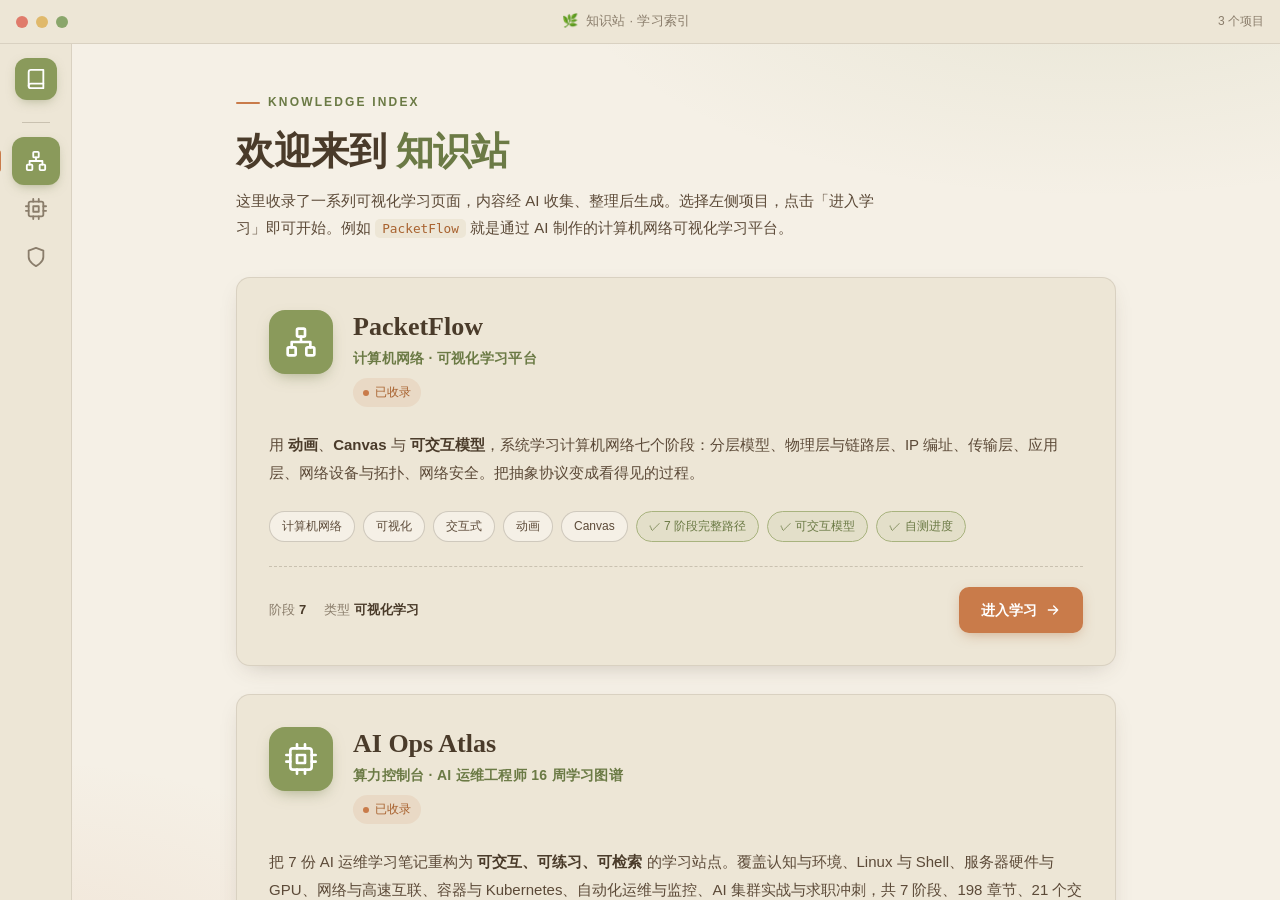
<file: index.html>
<!DOCTYPE html>
<html lang="zh-CN">
<head>
<meta charset="UTF-8">
<meta name="viewport" content="width=device-width, initial-scale=1.0">
<title>知识站 · 学习索引</title>
<meta name="description" content="知识讲解类 HTML 项目索引，AI 收集整理后生成的可视化学习页面。">
<style>
/* ============================================================
   设计令牌 —— 自然风格：奶油白底 / 鼠尾草绿 / 赤陶橙 / 树皮棕
   ============================================================ */
:root{
  --cream:#f5f0e6;
  --cream-2:#ede6d6;
  --cream-3:#e4dcc9;
  --sage:#8a9a5b;
  --sage-dark:#6b7a45;
  --sage-soft:#a8b37e;
  --terracotta:#c97b4a;
  --terracotta-dark:#a8622f;
  --bark:#4a3b2a;
  --bark-2:#5c4a38;
  --muted:#8a7d6b;
  --line:rgba(74,59,42,.12);
  --line-2:rgba(74,59,42,.22);

  --shadow-1:0 1px 2px rgba(74,59,42,.06);
  --shadow-2:0 8px 24px -10px rgba(74,59,42,.28);
  --shadow-3:0 20px 50px -24px rgba(74,59,42,.35);

  --radius:14px;
  --radius-sm:9px;
  --radius-xs:6px;

  --font-body:"PingFang SC","HarmonyOS Sans SC","Microsoft YaHei",-apple-system,BlinkMacSystemFont,"Segoe UI",sans-serif;
  --font-display:"Georgia","Noto Serif SC","PingFang SC",serif;

  --titlebar-h:44px;
  --sidebar-w:72px;
}

*,*::before,*::after{box-sizing:border-box;}
html{-webkit-text-size-adjust:100%;scroll-behavior:smooth;height:100%;}
body{
  margin:0;background:var(--cream);color:var(--bark);
  font-family:var(--font-body);font-size:15px;line-height:1.75;
  -webkit-font-smoothing:antialiased;
  height:100%;overflow:hidden;
}
a{color:inherit;text-decoration:none;}
button{font-family:inherit;cursor:pointer;border:none;background:none;color:inherit;}
ul,ol{margin:0;padding:0;}
li{list-style:none;}
h1,h2,h3,h4{margin:0;font-weight:650;line-height:1.3;}
p{margin:0;}
::selection{background:rgba(138,154,91,.3);}

/* 滚动条 */
::-webkit-scrollbar{width:10px;height:10px;}
::-webkit-scrollbar-track{background:transparent;}
::-webkit-scrollbar-thumb{background:var(--line-2);border-radius:8px;border:2px solid transparent;background-clip:padding-box;}
::-webkit-scrollbar-thumb:hover{background:var(--muted);background-clip:padding-box;}

/* ============================================================
   布局骨架
   ============================================================ */
.app{
  display:flex;flex-direction:column;
  height:100%;
}

/* 标题栏（桌面窗口风格） */
.titlebar{
  height:var(--titlebar-h);
  flex-shrink:0;
  display:flex;align-items:center;
  padding:0 16px;
  background:var(--cream-2);
  border-bottom:1px solid var(--line);
  user-select:none;
}
.traffic{display:flex;gap:8px;}
.traffic i{
  width:12px;height:12px;border-radius:50%;
  display:block;
}
.traffic i:nth-child(1){background:#e07b6b;}
.traffic i:nth-child(2){background:#e0b96b;}
.traffic i:nth-child(3){background:#8aa66b;}
.tbar-title{
  flex:1;text-align:center;
  font-size:13px;color:var(--muted);letter-spacing:.02em;
  display:flex;align-items:center;justify-content:center;gap:8px;
}
.tbar-title .leaf{color:var(--sage);}
.tbar-meta{font-size:12px;color:var(--muted);min-width:80px;text-align:right;}

/* 主体区 */
.body{
  flex:1;display:flex;min-height:0;
}

/* 图标侧栏（VS Code / Discord 风格） */
.sidebar{
  width:var(--sidebar-w);
  flex-shrink:0;
  background:var(--cream-2);
  border-right:1px solid var(--line);
  display:flex;flex-direction:column;align-items:center;
  padding:14px 0;
  gap:10px;
}
.side-logo{
  width:42px;height:42px;border-radius:12px;
  background:var(--sage);color:#fff;
  display:flex;align-items:center;justify-content:center;
  margin-bottom:8px;
  box-shadow:0 4px 12px -4px rgba(107,122,69,.5);
}
.side-logo svg{width:22px;height:22px;}
.side-divider{
  width:28px;height:1px;background:var(--line-2);margin:4px 0;
}
.side-item{
  position:relative;
  width:48px;height:48px;border-radius:12px;
  display:flex;align-items:center;justify-content:center;
  color:var(--muted);
  transition:all .2s ease;
}
.side-item svg{width:22px;height:22px;}
.side-item:hover{background:var(--cream-3);color:var(--bark);}
.side-item.active{
  background:var(--sage);color:#fff;
  box-shadow:0 4px 12px -4px rgba(107,122,69,.55);
}
.side-item.active::before{
  content:"";position:absolute;left:-14px;top:50%;transform:translateY(-50%);
  width:3px;height:22px;border-radius:0 3px 3px 0;
  background:var(--terracotta);
}
.side-item .tip{
  position:absolute;left:60px;top:50%;transform:translateY(-50%);
  background:var(--bark);color:#fff;
  padding:5px 10px;border-radius:6px;font-size:12px;white-space:nowrap;
  opacity:0;pointer-events:none;transition:opacity .15s ease;
  z-index:10;
}
.side-item:hover .tip{opacity:1;}

/* 内容区 */
.content{
  flex:1;overflow-y:auto;
  scroll-behavior:smooth;
  background:
    radial-gradient(900px 400px at 85% -10%,rgba(138,154,91,.12),transparent 60%),
    radial-gradient(700px 380px at -5% 110%,rgba(201,123,74,.10),transparent 60%),
    var(--cream);
}
.content-inner{
  max-width:960px;margin:0 auto;
  padding:48px 40px 80px;
}

/* ============================================================
   顶部说明
   ============================================================ */
.page-head{margin-bottom:36px;}
.page-eyebrow{
  font-size:12px;letter-spacing:.18em;text-transform:uppercase;
  color:var(--sage-dark);font-weight:600;
  display:flex;align-items:center;gap:8px;
}
.page-eyebrow::before{
  content:"";width:24px;height:2px;background:var(--terracotta);border-radius:2px;
}
.page-title{
  font-family:var(--font-display);
  font-size:38px;color:var(--bark);margin-top:14px;
  letter-spacing:-.01em;
}
.page-title em{
  font-style:normal;color:var(--sage-dark);
}
.page-sub{
  margin-top:12px;color:var(--bark-2);font-size:15px;max-width:640px;
}
.page-sub code{
  font-family:"JetBrains Mono",ui-monospace,Menlo,Consolas,monospace;
  font-size:.85em;background:var(--cream-2);
  padding:2px 7px;border-radius:5px;color:var(--terracotta-dark);
}

/* ============================================================
   项目卡片网格
   ============================================================ */
.project-area{
  display:flex;flex-direction:column;gap:28px;
}
.project-card{
  background:var(--cream-2);
  border:1px solid var(--line);
  border-radius:var(--radius);
  padding:32px;
  box-shadow:var(--shadow-2);
  display:grid;grid-template-columns:1fr;gap:24px;
  scroll-margin-top:20px;
  transition:box-shadow .3s ease, transform .3s ease;
}
.project-card:hover{
  box-shadow:var(--shadow-3);
}
.pc-top{display:flex;align-items:flex-start;gap:20px;}
.pc-icon{
  flex-shrink:0;width:64px;height:64px;border-radius:16px;
  background:var(--sage);color:#fff;
  display:flex;align-items:center;justify-content:center;
  box-shadow:0 6px 16px -6px rgba(107,122,69,.6);
}
.pc-icon svg{width:32px;height:32px;}
.pc-head{flex:1;min-width:0;}
.pc-name{
  font-family:var(--font-display);
  font-size:26px;color:var(--bark);
}
.pc-tagline{
  font-size:14px;color:var(--sage-dark);font-weight:600;
  margin-top:2px;letter-spacing:.02em;
}
.pc-badge{
  margin-top:8px;display:inline-flex;align-items:center;gap:6px;
  font-size:12px;color:var(--terracotta-dark);
  background:rgba(201,123,74,.12);
  padding:4px 10px;border-radius:20px;
}
.pc-badge .dot{width:6px;height:6px;border-radius:50%;background:var(--terracotta);}

.pc-desc{
  color:var(--bark-2);font-size:15px;line-height:1.85;
}
.pc-desc b{color:var(--bark);font-weight:600;}

.pc-tags{display:flex;flex-wrap:wrap;gap:8px;}
.pc-tags span{
  font-size:12px;color:var(--bark-2);
  background:var(--cream);
  border:1px solid var(--line-2);
  padding:4px 12px;border-radius:20px;
}
.pc-tags span.feat{
  color:var(--sage-dark);border-color:var(--sage-soft);
  background:rgba(138,154,91,.1);
}

.pc-foot{
  display:flex;align-items:center;justify-content:space-between;
  padding-top:20px;border-top:1px dashed var(--line-2);
}
.pc-meta{display:flex;gap:18px;font-size:13px;color:var(--muted);}
.pc-meta b{color:var(--bark);font-weight:600;margin-left:4px;}
.pc-enter{
  display:inline-flex;align-items:center;gap:8px;
  background:var(--terracotta);color:#fff;
  padding:11px 22px;border-radius:10px;
  font-size:14px;font-weight:600;
  box-shadow:0 4px 14px -4px rgba(168,98,47,.5);
  transition:all .2s ease;
}
.pc-enter:hover{
  background:var(--terracotta-dark);
  transform:translateY(-1px);
  box-shadow:0 6px 18px -4px rgba(168,98,47,.55);
}
.pc-enter svg{width:16px;height:16px;}

/* 占位提示 */
.empty-note{
  text-align:center;padding:60px 20px;color:var(--muted);
  border:2px dashed var(--line-2);border-radius:var(--radius);
  background:rgba(255,255,255,.3);
}

/* 底部说明 */
.site-foot{
  margin-top:44px;padding-top:24px;
  border-top:1px solid var(--line);
  font-size:13px;color:var(--muted);
  display:flex;justify-content:space-between;align-items:center;flex-wrap:wrap;gap:10px;
}
.site-foot .ai-note{display:flex;align-items:center;gap:8px;}
.site-foot .ai-note svg{width:16px;height:16px;color:var(--sage);}

/* 动画 */
@keyframes fadeUp{from{opacity:0;transform:translateY(16px);}to{opacity:1;transform:none;}}
.project-card{animation:fadeUp .5s ease both;}
.project-card .pc-tags span{animation:fadeUp .4s ease both;}
.project-card .pc-tags span:nth-child(2){animation-delay:.05s;}
.project-card .pc-tags span:nth-child(3){animation-delay:.1s;}
.project-card .pc-tags span:nth-child(4){animation-delay:.15s;}
.project-card .pc-tags span:nth-child(5){animation-delay:.2s;}
.project-card .pc-tags span:nth-child(6){animation-delay:.25s;}

@media (prefers-reduced-motion:reduce){
  *{animation-duration:.001ms !important;transition-duration:.001ms !important;}
}

/* 响应式 */
@media (max-width:680px){
  .page-title{font-size:28px;}
  .content-inner{padding:28px 20px 60px;}
  .pc-top{flex-direction:column;}
  .pc-foot{flex-direction:column;align-items:flex-start;gap:16px;}
  .tbar-meta{display:none;}
}
</style>
</head>
<body>

<div class="app">

  <!-- 桌面窗口标题栏 -->
  <header class="titlebar">
    <div class="traffic" aria-hidden="true"><i></i><i></i><i></i></div>
    <div class="tbar-title">
      <span class="leaf">🌿</span>
      <span>知识站 · 学习索引</span>
    </div>
    <div class="tbar-meta" id="tbarMeta">— 个项目</div>
  </header>

  <div class="body">

    <!-- 图标侧栏 -->
    <aside class="sidebar">
      <div class="side-logo" title="知识站">
        <svg viewBox="0 0 24 24" fill="none" stroke="currentColor" stroke-width="2" stroke-linecap="round" stroke-linejoin="round">
          <path d="M4 19.5A2.5 2.5 0 0 1 6.5 17H20"/>
          <path d="M6.5 2H20v20H6.5A2.5 2.5 0 0 1 4 19.5v-15A2.5 2.5 0 0 1 6.5 2z"/>
        </svg>
      </div>
      <div class="side-divider"></div>
      <nav id="sideNav" class="side-nav" aria-label="项目列表"></nav>
    </aside>

    <!-- 内容区 -->
    <main class="content">
      <div class="content-inner">

        <div class="page-head">
          <div class="page-eyebrow">Knowledge Index</div>
          <h1 class="page-title">欢迎来到 <em>知识站</em></h1>
          <p class="page-sub">这里收录了一系列可视化学习页面，内容经 AI 收集、整理后生成。选择左侧项目，点击「进入学习」即可开始。例如 <code>PacketFlow</code> 就是通过 AI 制作的计算机网络可视化学习平台。</p>
        </div>

        <section id="projectArea" class="project-area"></section>

        <footer class="site-foot">
          <div class="ai-note">
            <svg viewBox="0 0 24 24" fill="none" stroke="currentColor" stroke-width="2" stroke-linecap="round" stroke-linejoin="round">
              <path d="M12 2v2M12 20v2M4.93 4.93l1.41 1.41M17.66 17.66l1.41 1.41M2 12h2M20 12h2M4.93 19.07l1.41-1.41M17.66 6.34l1.41-1.41"/>
              <circle cx="12" cy="12" r="4"/>
            </svg>
            <span>内容由 AI 收集整理后生成</span>
          </div>
          <div>Endless HTML · 持续收录中</div>
        </footer>

      </div>
    </main>

  </div>
</div>

<script>
/* ============================================================
   项目数据 —— 新增项目只需在此数组中添加一项
   ============================================================ */
const PROJECTS = [
  {
    id: "packetflow",
    name: "PacketFlow",
    tagline: "计算机网络 · 可视化学习平台",
    description: '用 <b>动画</b>、<b>Canvas</b> 与 <b>可交互模型</b>，系统学习计算机网络七个阶段：分层模型、物理层与链路层、IP 编址、传输层、应用层、网络设备与拓扑、网络安全。把抽象协议变成看得见的过程。',
    path: "PacketFlow/index.html",
    icon: "network",
    stages: 7,
    tags: ["计算机网络", "可视化", "交互式", "动画", "Canvas"],
    features: ["7 阶段完整路径", "可交互模型", "自测进度"]
  },
  {
    id: "ai-ops-atlas",
    name: "AI Ops Atlas",
    tagline: "算力控制台 · AI 运维工程师 16 周学习图谱",
    description: '把 7 份 AI 运维学习笔记重构为 <b>可交互、可练习、可检索</b> 的学习站点。覆盖认知与环境、Linux 与 Shell、服务器硬件与 GPU、网络与高速互联、容器与 Kubernetes、自动化运维与监控、AI 集群实战与求职冲刺，共 7 阶段、198 章节、21 个交互可视化。',
    path: "ai-ops-atlas/index.html",
    icon: "cpu",
    stages: 7,
    tags: ["AI 运维", "Kubernetes", "GPU", "Linux", "监控告警"],
    features: ["21 个交互可视化", "命令面板检索", "日/夜双主题"]
  },
  {
    id: "security-learning-hub",
    name: "SEC · ATLAS",
    tagline: "网络安全 L1–L6 交互式学习图谱",
    description: '基于阶段一~五技术笔记的交互式学习图谱，共 <b>72 章</b>、<b>70 个原理动画</b>。覆盖六大层级：计算机基础（TCP/DNS/TLS/权限模型/HTTP）、安全核心（CIA/威胁建模/CVSS/密码学/零信任/SDL/ATT&CK）、防御基础（基线加固/防火墙/IDS-WAF/SIEM/EDR）、渗透测试（OWASP Top 10/注入/XSS/SSRF/域渗透）、专项方向（恶意代码分析/逆向/云安全/工控 OT）、应急响应与取证（NIST/内存取证/威胁狩猎/检测工程）。',
    path: "security-learning-hub/index.html",
    icon: "shield",
    stages: 6,
    tags: ["网络安全", "渗透测试", "应急响应", "取证", "ATT&CK"],
    features: ["70 个原理动画", "L1–L6 六阶路径", "日/夜双主题"]
  }
];

/* 图标库 */
const ICONS = {
  network: '<svg viewBox="0 0 24 24" fill="none" stroke="currentColor" stroke-width="2" stroke-linecap="round" stroke-linejoin="round"><rect x="9" y="2" width="6" height="6" rx="1"/><rect x="2" y="16" width="6" height="6" rx="1"/><rect x="16" y="16" width="6" height="6" rx="1"/><path d="M12 8v4M12 12H5v4M12 12h7v4"/></svg>',
  book: '<svg viewBox="0 0 24 24" fill="none" stroke="currentColor" stroke-width="2" stroke-linecap="round" stroke-linejoin="round"><path d="M4 19.5A2.5 2.5 0 0 1 6.5 17H20"/><path d="M6.5 2H20v20H6.5A2.5 2.5 0 0 1 4 19.5v-15A2.5 2.5 0 0 1 6.5 2z"/></svg>',
  arrowRight: '<svg viewBox="0 0 24 24" fill="none" stroke="currentColor" stroke-width="2" stroke-linecap="round" stroke-linejoin="round"><path d="M5 12h14M13 6l6 6-6 6"/></svg>',
  layers: '<svg viewBox="0 0 24 24" fill="none" stroke="currentColor" stroke-width="2" stroke-linecap="round" stroke-linejoin="round"><polygon points="12 2 2 7 12 12 22 7 12 2"/><polyline points="2 17 12 22 22 17"/><polyline points="2 12 12 17 22 12"/></svg>',
  shield: '<svg viewBox="0 0 24 24" fill="none" stroke="currentColor" stroke-width="2" stroke-linecap="round" stroke-linejoin="round"><path d="M12 22s8-4 8-10V5l-8-3-8 3v7c0 6 8 10 8 10z"/></svg>',
  cpu: '<svg viewBox="0 0 24 24" fill="none" stroke="currentColor" stroke-width="2" stroke-linecap="round" stroke-linejoin="round"><rect x="4" y="4" width="16" height="16" rx="2"/><rect x="9" y="9" width="6" height="6"/><path d="M9 1v3M15 1v3M9 20v3M15 20v3M20 9h3M20 14h3M1 9h3M1 14h3"/></svg>',
  code: '<svg viewBox="0 0 24 24" fill="none" stroke="currentColor" stroke-width="2" stroke-linecap="round" stroke-linejoin="round"><polyline points="16 18 22 12 16 6"/><polyline points="8 6 2 12 8 18"/></svg>',
  sparkles: '<svg viewBox="0 0 24 24" fill="none" stroke="currentColor" stroke-width="2" stroke-linecap="round" stroke-linejoin="round"><path d="M12 3l1.9 5.8L20 10l-5.8 1.9L12 18l-1.9-6.1L4 10l6.1-1.2L12 3z"/></svg>'
};

function esc(s){ return String(s).replace(/&/g,"&amp;").replace(/</g,"&lt;").replace(/>/g,"&gt;"); }

/* 渲染侧栏 —— 锚点跳转 */
function renderSideNav(){
  const nav = document.getElementById("sideNav");
  nav.innerHTML = PROJECTS.map(function(p){
    return '<a class="side-item" href="#project-' + p.id + '" data-id="' + p.id + '" aria-label="' + esc(p.name) + '" title="' + esc(p.name) + '">' +
      (ICONS[p.icon] || ICONS.book) +
      '<span class="tip">' + esc(p.name) + ' · ' + esc(p.tagline) + '</span>' +
      '</a>';
  }).join("");
}

/* 渲染单个项目卡片 */
function cardHTML(p){
  const feats = (p.features || []).map(function(f){ return '<span class="feat">✓ ' + esc(f) + '</span>'; }).join("");
  const tags = (p.tags || []).map(function(t){ return '<span>' + esc(t) + '</span>'; }).join("");
  const stages = p.stages ? '<span>阶段<b>' + p.stages + '</b></span>' : '';

  return '<article class="project-card" id="project-' + p.id + '">' +
      '<div class="pc-top">' +
        '<div class="pc-icon">' + (ICONS[p.icon] || ICONS.book) + '</div>' +
        '<div class="pc-head">' +
          '<h2 class="pc-name">' + esc(p.name) + '</h2>' +
          '<div class="pc-tagline">' + esc(p.tagline) + '</div>' +
          '<span class="pc-badge"><span class="dot"></span>已收录</span>' +
        '</div>' +
      '</div>' +
      '<p class="pc-desc">' + p.description + '</p>' +
      '<div class="pc-tags">' + tags + feats + '</div>' +
      '<div class="pc-foot">' +
        '<div class="pc-meta">' +
          stages +
          '<span>类型<b>可视化学习</b></span>' +
        '</div>' +
        '<a class="pc-enter" href="' + esc(p.path) + '">' +
          '进入学习' + ICONS.arrowRight +
        '</a>' +
      '</div>' +
    '</article>';
}

/* 渲染全部项目卡片 */
function renderAllProjects(){
  const area = document.getElementById("projectArea");
  if(!PROJECTS.length){
    area.innerHTML = '<div class="empty-note">暂无项目，敬请期待。</div>';
    return;
  }
  area.innerHTML = PROJECTS.map(cardHTML).join("");
}

/* 滚动高亮 —— IntersectionObserver 监听卡片可见性 */
function initScrollSpy(){
  const items = document.querySelectorAll(".side-item");
  const cards = document.querySelectorAll(".project-card");
  if(!items.length || !cards.length) return;

  const idToItem = {};
  items.forEach(function(it){ idToItem[it.dataset.id] = it; });

  const observer = new IntersectionObserver(function(entries){
    entries.forEach(function(entry){
      if(entry.isIntersecting){
        const id = entry.target.id.replace("project-", "");
        items.forEach(function(it){ it.classList.remove("active"); });
        if(idToItem[id]) idToItem[id].classList.add("active");
      }
    });
  }, {
    root: document.querySelector(".content"),
    rootMargin: "-30% 0px -55% 0px",
    threshold: 0
  });

  cards.forEach(function(c){ observer.observe(c); });
}

/* 初始化 */
function init(){
  document.getElementById("tbarMeta").textContent = PROJECTS.length + " 个项目";
  renderSideNav();
  renderAllProjects();
  initScrollSpy();
}
init();
</script>

</body>
</html>
</file>
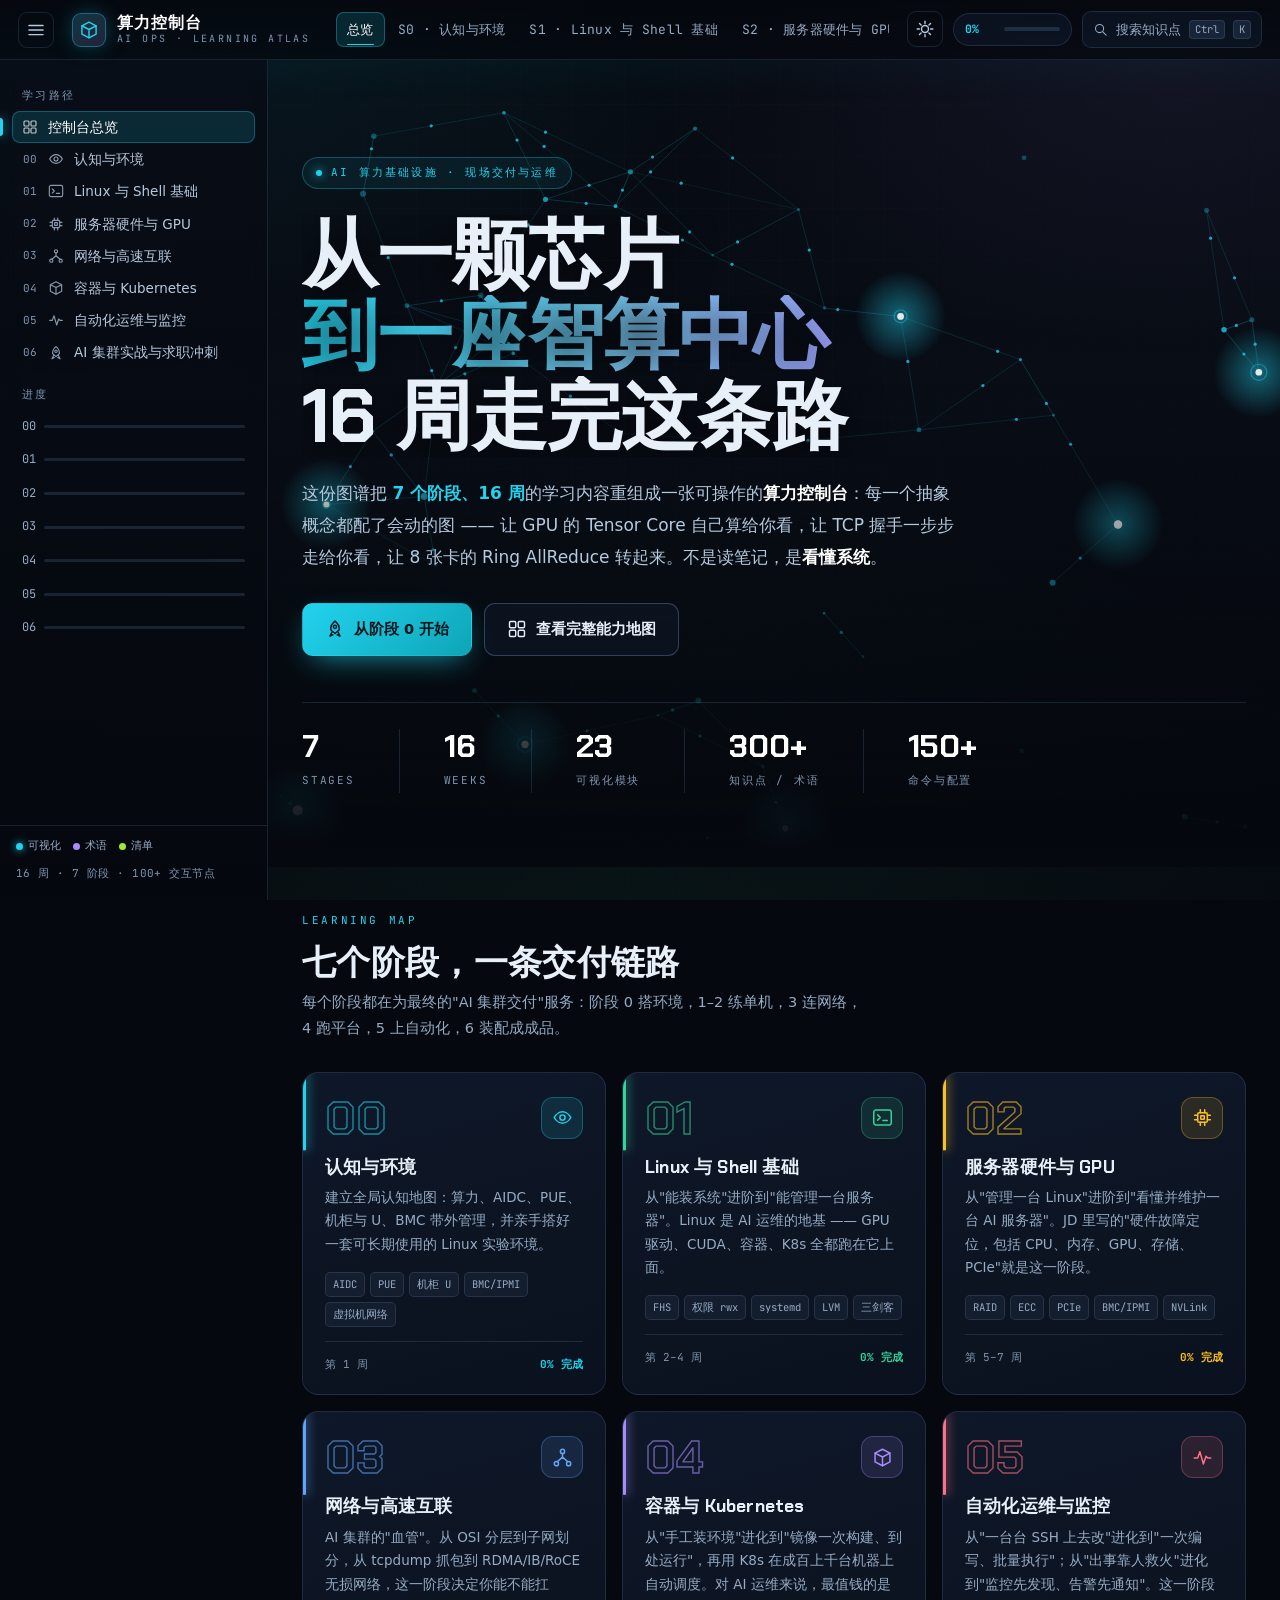
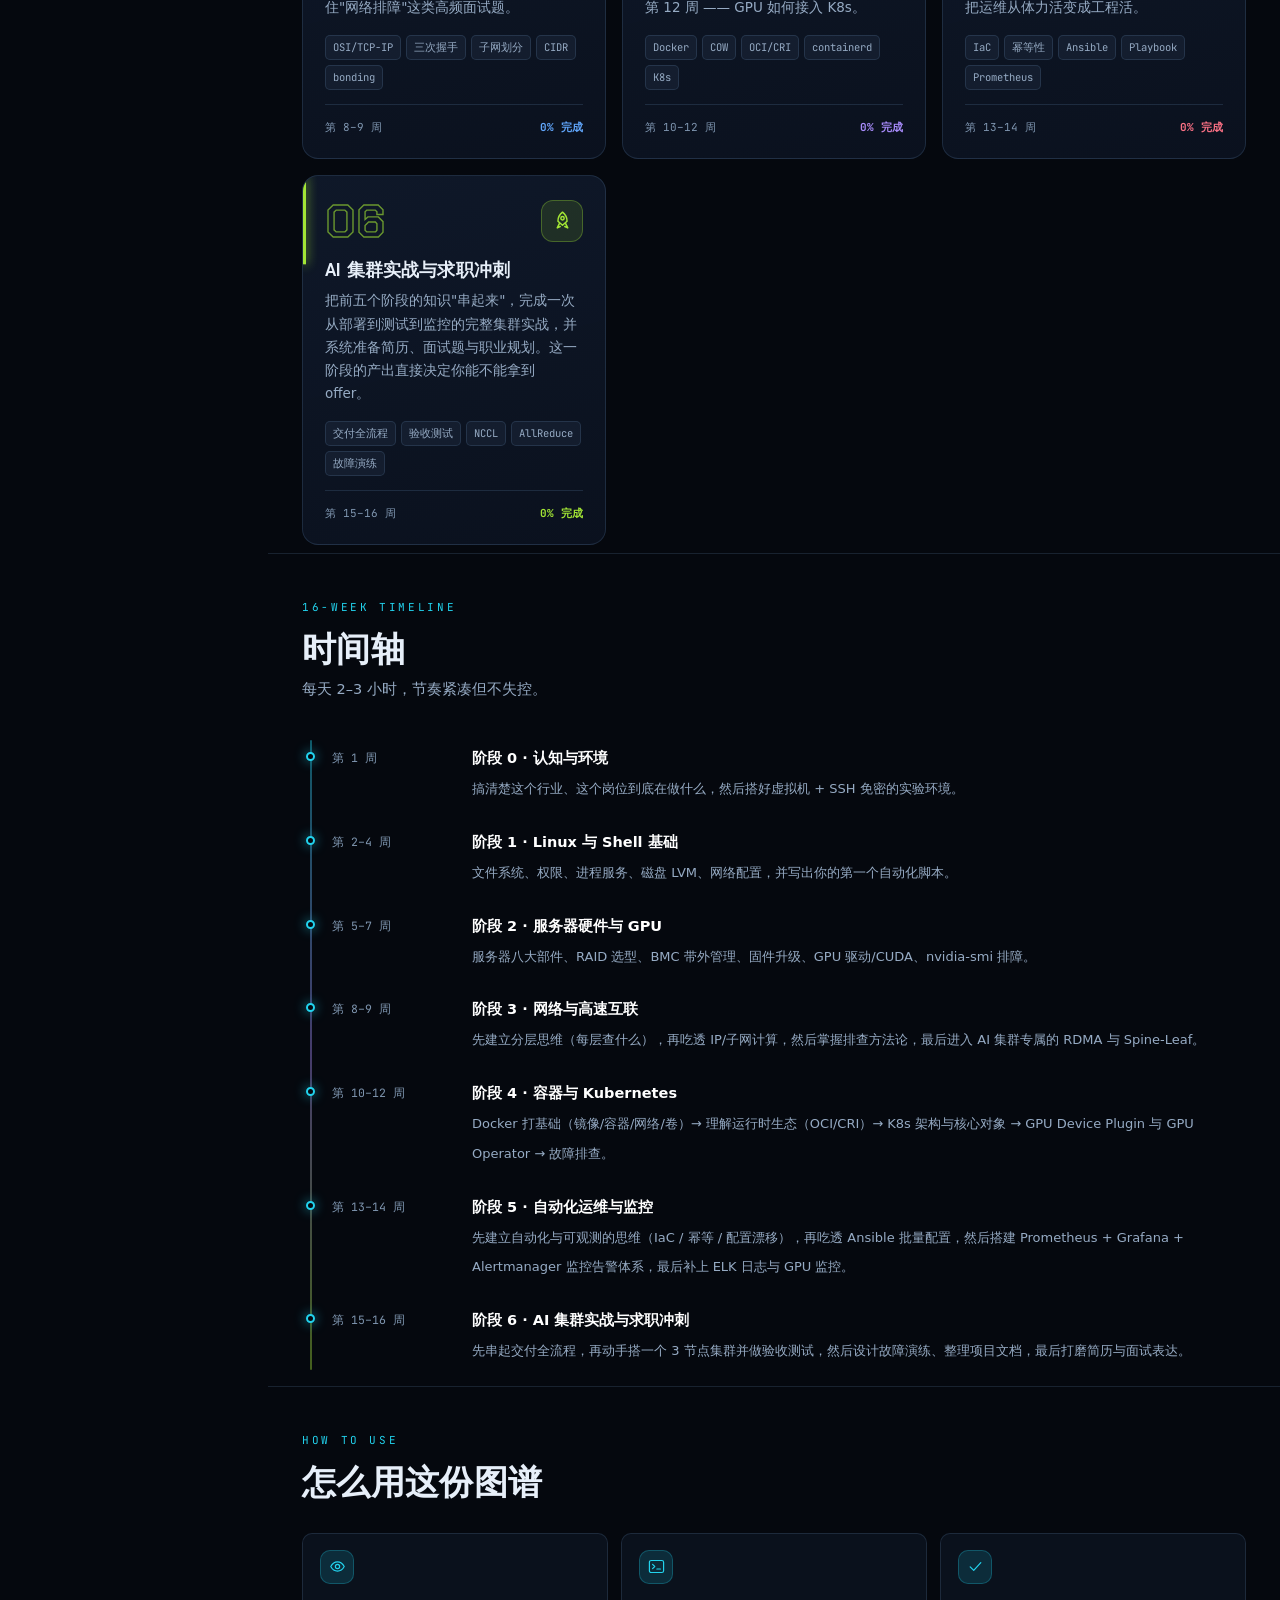
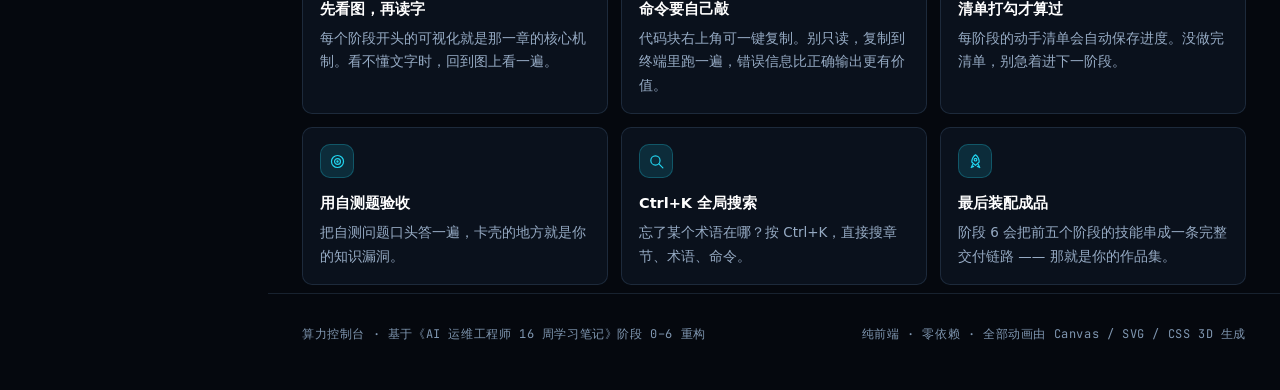
<file: ai-ops-atlas/index.html>
<!DOCTYPE html>
<html lang="zh-CN">
<head>
<meta charset="UTF-8">
<meta name="viewport" content="width=device-width, initial-scale=1.0">
<title>算力控制台 · AI 运维工程师 16 周学习图谱</title>
<meta name="description" content="AI 运维工程师学习路径交互式图谱：从认知与环境、Linux、GPU 硬件、高速互联、K8s 到自动化监控与集群交付。">
<link rel="icon" href="data:image/svg+xml,%3Csvg xmlns='http://www.w3.org/2000/svg' viewBox='0 0 32 32'%3E%3Crect width='32' height='32' rx='7' fill='%2305080e'/%3E%3Cg fill='none' stroke='%2322d3ee' stroke-width='2.2' stroke-linecap='round' stroke-linejoin='round'%3E%3Crect x='6' y='6' width='20' height='20' rx='3.5'/%3E%3Cpath d='M6 12.5h20M12.5 26V12.5'/%3E%3C/g%3E%3C/svg%3E">
<link rel="preconnect" href="https://fonts.googleapis.com">
<link rel="preconnect" href="https://fonts.gstatic.com" crossorigin>
<link href="https://fonts.googleapis.com/css2?family=Chakra+Petch:wght@400;500;600;700&family=JetBrains+Mono:wght@400;500;700&display=swap" rel="stylesheet">
<link rel="stylesheet" href="css/main.css">
<link rel="stylesheet" href="css/components.css">
<link rel="stylesheet" href="css/visuals.css">
<link rel="stylesheet" href="css/theme.css">
<script>
/* 首帧前定主题，避免闪白 */
(function(){try{var t=localStorage.getItem('aiops:theme');if(t!=='light'&&t!=='dark')t='dark';
document.documentElement.setAttribute('data-theme',t);}catch(e){document.documentElement.setAttribute('data-theme','dark');}})();
</script>
</head>
<body>

<!-- ══════════════ 图标精灵 ══════════════ -->
<svg id="sprite" aria-hidden="true" style="position:absolute;width:0;height:0;overflow:hidden">
  <defs>
    <symbol id="i-terminal" viewBox="0 0 24 24"><rect x="2" y="3.5" width="20" height="17" rx="2.5"/><path d="M6.5 9l3 3-3 3M12.5 15.5h5"/></symbol>
    <symbol id="i-server" viewBox="0 0 24 24"><rect x="3" y="3.5" width="18" height="7" rx="1.6"/><rect x="3" y="13.5" width="18" height="7" rx="1.6"/><path d="M7 7h.01M7 17h.01M11 7h6M11 17h6"/></symbol>
    <symbol id="i-chip" viewBox="0 0 24 24"><rect x="6.5" y="6.5" width="11" height="11" rx="1.6"/><rect x="10" y="10" width="4" height="4" rx=".6"/><path d="M9.5 3v3.5M14.5 3v3.5M9.5 17.5V21M14.5 17.5V21M3 9.5h3.5M3 14.5h3.5M17.5 9.5H21M17.5 14.5H21"/></symbol>
    <symbol id="i-network" viewBox="0 0 24 24"><circle cx="12" cy="5" r="2.4"/><circle cx="5" cy="19" r="2.4"/><circle cx="19" cy="19" r="2.4"/><path d="M12 7.4v4.2M12 11.6L5.9 16.9M12 11.6l6.1 5.3"/></symbol>
    <symbol id="i-container" viewBox="0 0 24 24"><path d="M12 2.6l8.5 4.4v10L12 21.4 3.5 17V7z"/><path d="M3.5 7l8.5 4.4L20.5 7M12 11.4v10"/></symbol>
    <symbol id="i-activity" viewBox="0 0 24 24"><path d="M2.5 12.5h4l2.5-7 4 14 3-9 2 2h3.5"/></symbol>
    <symbol id="i-chart" viewBox="0 0 24 24"><path d="M3.5 3.5v17h17"/><rect x="6.5" y="12" width="3" height="6" rx="0.8"/><rect x="11.5" y="8" width="3" height="10" rx="0.8"/><rect x="16.5" y="5" width="3" height="13" rx="0.8"/></symbol>
    <symbol id="i-rocket" viewBox="0 0 24 24"><path d="M12 2.5c3.4 2.6 5.2 6.3 5.2 10.3L12 17.5l-5.2-4.7C6.8 8.8 8.6 5.1 12 2.5z"/><circle cx="12" cy="9.4" r="1.9"/><path d="M8.4 15.6L6 20.5l3.4-1.6M15.6 15.6L18 20.5l-3.4-1.6"/></symbol>
    <symbol id="i-disk" viewBox="0 0 24 24"><ellipse cx="12" cy="6.6" rx="7.5" ry="3.1"/><path d="M4.5 6.6v10.8c0 1.7 3.4 3.1 7.5 3.1s7.5-1.4 7.5-3.1V6.6"/><path d="M4.5 12c0 1.7 3.4 3.1 7.5 3.1s7.5-1.4 7.5-3.1"/></symbol>
    <symbol id="i-memory" viewBox="0 0 24 24"><rect x="2.5" y="7" width="19" height="10" rx="1.6"/><path d="M6.5 17v3M10.5 17v3M13.5 17v3M17.5 17v3M6.5 10v4M10 10v4M13.5 10v4M17 10v4"/></symbol>
    <symbol id="i-fan" viewBox="0 0 24 24"><circle cx="12" cy="12" r="2"/><path d="M12 10c0-3.5-1.5-6.5-4-6.5S5 6 6.5 8.4M14 12c3.5 0 6.5-1.5 6.5-4S18 5 15.6 6.5M12 14c0 3.5 1.5 6.5 4 6.5s3-2.5 1.5-4.9"/></symbol>
    <symbol id="i-cable" viewBox="0 0 24 24"><path d="M4 4v5a4 4 0 004 4h8a4 4 0 014 4v3"/><rect x="2.2" y="2" width="3.6" height="3" rx="1"/><rect x="18.2" y="19" width="3.6" height="3" rx="1"/></symbol>
    <symbol id="i-layers" viewBox="0 0 24 24"><path d="M12 3l8.5 4.5L12 12 3.5 7.5z"/><path d="M3.5 12L12 16.5 20.5 12M3.5 16.5L12 21l8.5-4.5"/></symbol>
    <symbol id="i-alert" viewBox="0 0 24 24"><path d="M12 3.2l9 15.6H3z"/><path d="M12 9.5v4M12 16.4h.01"/></symbol>
    <symbol id="i-check" viewBox="0 0 24 24"><path d="M4.5 12.5l5 5 10-11"/></symbol>
    <symbol id="i-search" viewBox="0 0 24 24"><circle cx="10.5" cy="10.5" r="6.5"/><path d="M15.4 15.4L21 21"/></symbol>
    <symbol id="i-copy" viewBox="0 0 24 24"><rect x="8.5" y="8.5" width="12" height="12" rx="2"/><path d="M15.5 8.5V5.5a2 2 0 00-2-2h-8a2 2 0 00-2 2v8a2 2 0 002 2h3"/></symbol>
    <symbol id="i-arrow" viewBox="0 0 24 24"><path d="M4 12h15M13 6l6 6-6 6"/></symbol>
    <symbol id="i-book" viewBox="0 0 24 24"><path d="M4 4.5A2 2 0 016 2.5h13v17H6a2 2 0 00-2 2z"/><path d="M19 19.5H6a2 2 0 00-2 2"/></symbol>
    <symbol id="i-clock" viewBox="0 0 24 24"><circle cx="12" cy="12" r="9"/><path d="M12 7v5.2l3.4 2"/></symbol>
    <symbol id="i-lock" viewBox="0 0 24 24"><rect x="4.5" y="10" width="15" height="11" rx="2.2"/><path d="M8 10V7.2a4 4 0 018 0V10"/></symbol>
    <symbol id="i-cube" viewBox="0 0 24 24"><path d="M12 2.6l8.5 4.4v10L12 21.4 3.5 17V7z"/><path d="M12 11.4L20.5 7M12 11.4L3.5 7M12 11.4v10"/></symbol>
    <symbol id="i-shield" viewBox="0 0 24 24"><path d="M12 2.5l7.5 3v6c0 4.6-3.1 8.4-7.5 10-4.4-1.6-7.5-5.4-7.5-10v-6z"/><path d="M9 12l2.2 2.2L15.4 10"/></symbol>
    <symbol id="i-git" viewBox="0 0 24 24"><circle cx="6" cy="5.5" r="2.2"/><circle cx="6" cy="18.5" r="2.2"/><circle cx="18" cy="12" r="2.2"/><path d="M6 7.7v8.6M8.2 5.5H14a4 4 0 014 4v.3"/></symbol>
    <symbol id="i-gauge" viewBox="0 0 24 24"><path d="M3.5 17a9 9 0 1117 0"/><path d="M12 17l4.2-6"/><circle cx="12" cy="17" r="1.4"/></symbol>
    <symbol id="i-drop" viewBox="0 0 24 24"><path d="M12 2.8s6 6.6 6 11a6 6 0 11-12 0c0-4.4 6-11 6-11z"/></symbol>
    <symbol id="i-bolt" viewBox="0 0 24 24"><path d="M13.5 2.5L5 13.5h5l-1 8 9.5-11.5h-5.2z"/></symbol>
    <symbol id="i-grid" viewBox="0 0 24 24"><rect x="3" y="3" width="7.5" height="7.5" rx="1.4"/><rect x="13.5" y="3" width="7.5" height="7.5" rx="1.4"/><rect x="3" y="13.5" width="7.5" height="7.5" rx="1.4"/><rect x="13.5" y="13.5" width="7.5" height="7.5" rx="1.4"/></symbol>
    <symbol id="i-eye" viewBox="0 0 24 24"><path d="M2.5 12S6 5.5 12 5.5 21.5 12 21.5 12 18 18.5 12 18.5 2.5 12 2.5 12z"/><circle cx="12" cy="12" r="3"/></symbol>
    <symbol id="i-play" viewBox="0 0 24 24"><path d="M7 4.5l12 7.5-12 7.5z"/></symbol>
    <symbol id="i-refresh" viewBox="0 0 24 24"><path d="M20 12a8 8 0 11-2.4-5.7"/><path d="M20 3.5V9h-5.5"/></symbol>
    <symbol id="i-menu" viewBox="0 0 24 24"><path d="M3.5 6.5h17M3.5 12h17M3.5 17.5h17"/></symbol>
    <symbol id="i-close" viewBox="0 0 24 24"><path d="M6 6l12 12M18 6L6 18"/></symbol>
    <symbol id="i-target" viewBox="0 0 24 24"><circle cx="12" cy="12" r="8.5"/><circle cx="12" cy="12" r="4.2"/><circle cx="12" cy="12" r=".8"/></symbol>
    <symbol id="i-link" viewBox="0 0 24 24"><path d="M10 13.5a4 4 0 005.7 0l3-3a4 4 0 10-5.7-5.7l-1.4 1.4"/><path d="M14 10.5a4 4 0 00-5.7 0l-3 3a4 4 0 105.7 5.7l1.4-1.4"/></symbol>
    <symbol id="i-code" viewBox="0 0 24 24"><path d="M8.5 8L4 12l4.5 4M15.5 8L20 12l-4.5 4M13.5 5l-3 14"/></symbol>
    <symbol id="i-sun" viewBox="0 0 24 24"><circle cx="12" cy="12" r="4.2"/><path d="M12 2.6v2.7M12 18.7v2.7M2.6 12h2.7M18.7 12h2.7M5.4 5.4l1.9 1.9M16.7 16.7l1.9 1.9M18.6 5.4l-1.9 1.9M7.3 16.7l-1.9 1.9"/></symbol>
    <symbol id="i-moon" viewBox="0 0 24 24"><path d="M20.4 14.6A8.7 8.7 0 019.4 3.6a8.7 8.7 0 1011 11z"/></symbol>
  </defs>
</svg>

<div class="scroll-progress" id="scrollProgress"><i></i></div>

<!-- ══════════════ 顶栏 ══════════════ -->
<header class="topbar">
  <button class="icon-btn only-mobile" id="menuBtn" aria-label="打开导航"><svg class="ic"><use href="#i-menu"/></svg></button>
  <a class="brand" href="#/">
    <span class="brand-mark"><svg class="ic"><use href="#i-cube"/></svg></span>
    <span class="brand-text">
      <b>算力控制台</b>
      <em>AI OPS · LEARNING ATLAS</em>
    </span>
  </a>
  <nav class="topnav" id="topnav"></nav>
  <div class="topbar-right">
    <button class="icon-btn theme-btn" id="themeBtn" aria-label="切换日间 / 夜间模式" title="切换日间 / 夜间模式">
      <svg class="ic i-sun"><use href="#i-sun"/></svg>
      <svg class="ic i-moon"><use href="#i-moon"/></svg>
    </button>
    <div class="progress-pill" title="学习进度">
      <span class="pp-num" id="ppNum">0%</span>
      <span class="pp-bar"><i id="ppBar"></i></span>
    </div>
    <button class="search-btn" id="paletteBtn">
      <svg class="ic"><use href="#i-search"/></svg>
      <span>搜索知识点</span>
      <kbd>Ctrl</kbd><kbd>K</kbd>
    </button>
  </div>
</header>

<div class="shell">
  <!-- ══════════════ 侧栏 ══════════════ -->
  <aside class="sidebar" id="sidebar">
    <div class="side-scroll" id="sideScroll"></div>
    <div class="side-foot">
      <div class="legend">
        <span><i class="dot dot-a"></i>可视化</span>
        <span><i class="dot dot-b"></i>术语</span>
        <span><i class="dot dot-c"></i>清单</span>
      </div>
      <p>16 周 · 7 阶段 · 100+ 交互节点</p>
    </div>
  </aside>

  <!-- ══════════════ 主视图 ══════════════ -->
  <main class="view" id="view"></main>
</div>

<!-- ══════════════ 命令面板 ══════════════ -->
<div class="palette-mask" id="paletteMask" hidden>
  <div class="palette" role="dialog" aria-modal="true">
    <div class="palette-input">
      <svg class="ic"><use href="#i-search"/></svg>
      <input id="paletteInput" type="text" placeholder="搜索阶段 / 章节 / 术语 / 命令…" autocomplete="off">
      <kbd>Esc</kbd>
    </div>
    <div class="palette-results" id="paletteResults"></div>
    <div class="palette-foot">
      <span><kbd>↑</kbd><kbd>↓</kbd> 选择</span>
      <span><kbd>Enter</kbd> 跳转</span>
      <span id="paletteCount"></span>
    </div>
  </div>
</div>

<div class="toast" id="toast"></div>

<script src="js/data/stage0.js"></script>
<script src="js/data/stage1.js"></script>
<script src="js/data/stage2.js"></script>
<script src="js/data/stage3.js"></script>
<script src="js/data/stage4.js"></script>
<script src="js/data/stage5.js"></script>
<script src="js/data/stage6.js"></script>
<script src="js/visuals.js"></script>
<script src="js/visuals2.js"></script>
<script src="js/components.js"></script>
<script src="js/app.js"></script>
</body>
</html>
</file>
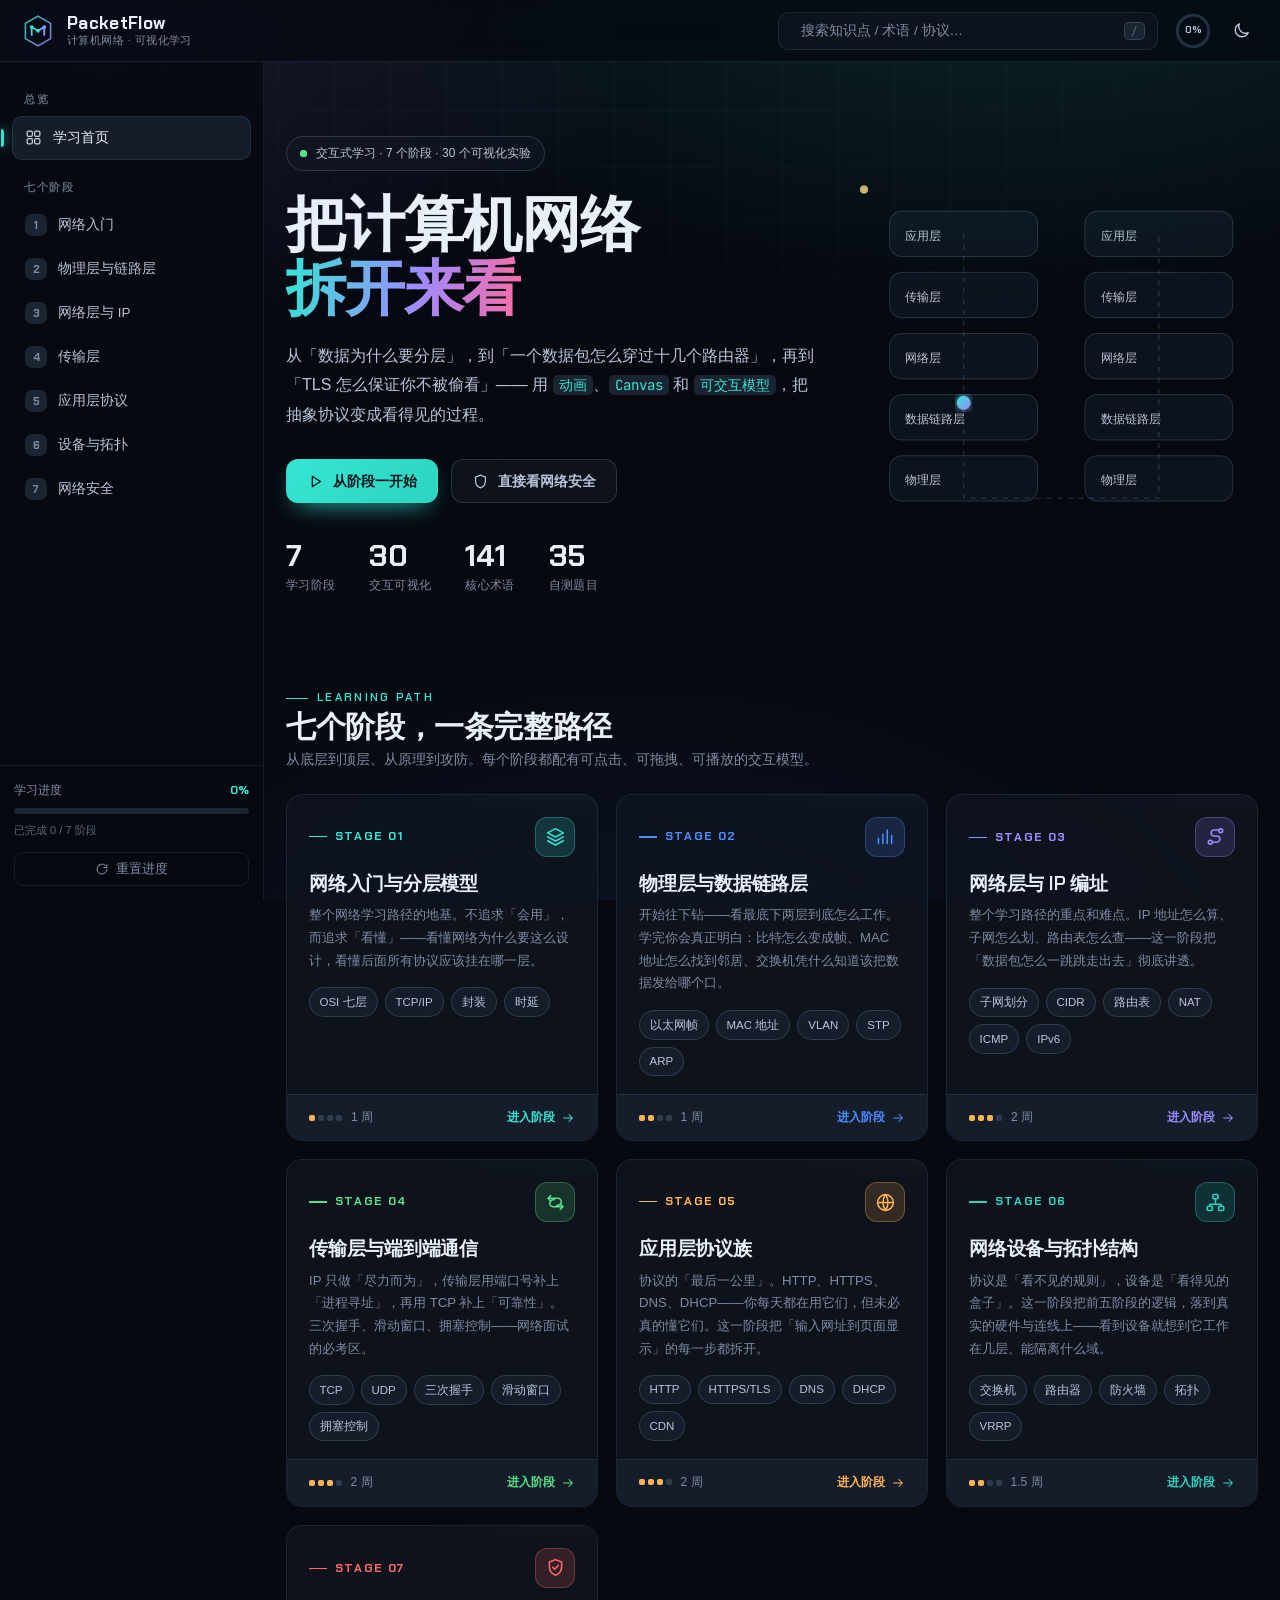
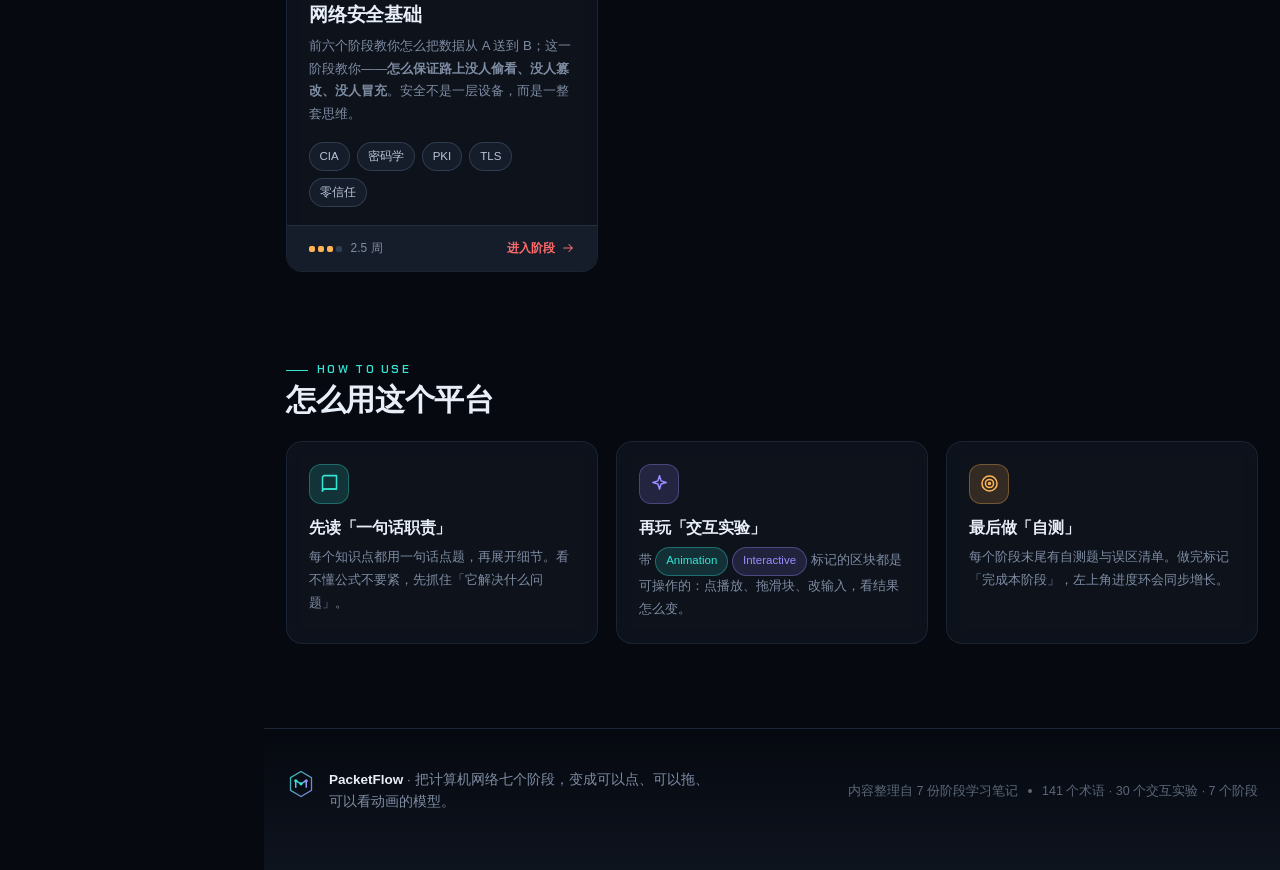
<file: PacketFlow/index.html>
<!DOCTYPE html>
<html lang="zh-CN" data-theme="dark">
<head>
<meta charset="UTF-8">
<meta name="viewport" content="width=device-width, initial-scale=1.0">
<title>PacketFlow · 计算机网络可视化学习平台</title>
<meta name="description" content="用动画、Canvas 与可交互模型，系统学习计算机网络七个阶段：分层模型、物理层与链路层、IP 编址、传输层、应用层、网络设备与拓扑、网络安全。">
<link rel="preconnect" href="https://fonts.googleapis.com">
<link rel="preconnect" href="https://fonts.gstatic.com" crossorigin>
<link href="https://fonts.googleapis.com/css2?family=Chakra+Petch:wght@400;500;600;700&family=JetBrains+Mono:wght@400;500;700&display=swap" rel="stylesheet">
<link rel="stylesheet" href="css/base.css">
<link rel="stylesheet" href="css/layout.css">
<link rel="stylesheet" href="css/components.css">
</head>
<body>

<!-- 背景层 -->
<div class="bg-layer" aria-hidden="true">
  <div class="bg-grid"></div>
  <canvas id="bgCanvas"></canvas>
  <div class="bg-vignette"></div>
</div>

<!-- 顶部导航 -->
<header class="topbar" id="topbar">
  <div class="topbar-inner">
    <button class="icon-btn nav-toggle" id="navToggle" aria-label="打开目录">
      <span class="burger"><i></i><i></i><i></i></span>
    </button>

    <a class="brand" href="#/home" data-link>
      <span class="brand-mark" id="brandMark"></span>
      <span class="brand-copy">
        <b>PacketFlow</b>
        <em>计算机网络 · 可视化学习</em>
      </span>
    </a>

    <button class="search-trigger" id="searchTrigger">
      <span class="search-trigger-icon" data-icon="search"></span>
      <span>搜索知识点 / 术语 / 协议…</span>
      <kbd>/</kbd>
    </button>

    <div class="topbar-right">
      <div class="ring-progress" title="学习进度">
        <svg viewBox="0 0 40 40">
          <circle class="rp-bg" cx="20" cy="20" r="16.5"></circle>
          <circle class="rp-fg" id="ringFg" cx="20" cy="20" r="16.5"></circle>
        </svg>
        <span id="ringText">0%</span>
      </div>
      <button class="icon-btn" id="themeToggle" aria-label="切换主题">
        <span data-icon="moon" class="i-moon"></span>
        <span data-icon="sun" class="i-sun"></span>
      </button>
    </div>
  </div>
  <div class="scroll-line"><i id="scrollLine"></i></div>
</header>

<!-- 侧边栏 -->
<aside class="sidebar" id="sidebar">
  <nav class="side-nav" id="sideNav"></nav>
  <div class="side-foot">
    <div class="side-progress">
      <div class="sp-head"><span>学习进度</span><b id="spPct">0%</b></div>
      <div class="sp-track"><i id="spFill"></i></div>
      <div class="sp-sub" id="spSub">已完成 0 / 7 阶段</div>
    </div>
    <button class="ghost-btn" id="resetProgress" data-icon="refresh">重置进度</button>
  </div>
</aside>
<div class="scrim" id="scrim"></div>

<!-- 主体 -->
<main id="main">
  <section class="view" id="viewHome"></section>
  <section class="view" id="viewStage"></section>
</main>

<footer class="site-foot" id="siteFoot">
  <div class="foot-inner">
    <div class="foot-brand">
      <span class="brand-mark small" id="footMark"></span>
      <p><b>PacketFlow</b> · 把计算机网络七个阶段，变成可以点、可以拖、可以看动画的模型。</p>
    </div>
    <div class="foot-meta">
      <span>内容整理自 7 份阶段学习笔记</span>
      <span class="dot"></span>
      <span id="footStat">— 个知识点 · — 个交互实验</span>
    </div>
  </div>
</footer>

<!-- 回到顶部 -->
<button class="to-top" id="toTop" aria-label="回到顶部" data-icon="arrow-up"></button>

<!-- 搜索面板 -->
<div class="search-panel" id="searchPanel">
  <div class="search-box">
    <div class="search-head">
      <span data-icon="search"></span>
      <input id="searchInput" type="text" placeholder="输入关键词，例如：子网掩码 / 三次握手 / VLAN / TLS" autocomplete="off" spellcheck="false">
      <kbd>ESC</kbd>
    </div>
    <div class="search-results" id="searchResults"></div>
  </div>
</div>

<!-- 术语浮层 -->
<div class="tip" id="tip"></div>

<script src="js/core.js"></script>
<script src="js/stages/s1.js"></script>
<script src="js/stages/s2.js"></script>
<script src="js/stages/s3.js"></script>
<script src="js/stages/s4.js"></script>
<script src="js/stages/s5.js"></script>
<script src="js/stages/s6.js"></script>
<script src="js/stages/s7.js"></script>
<script src="js/app.js"></script>
</body>
</html>
</file>
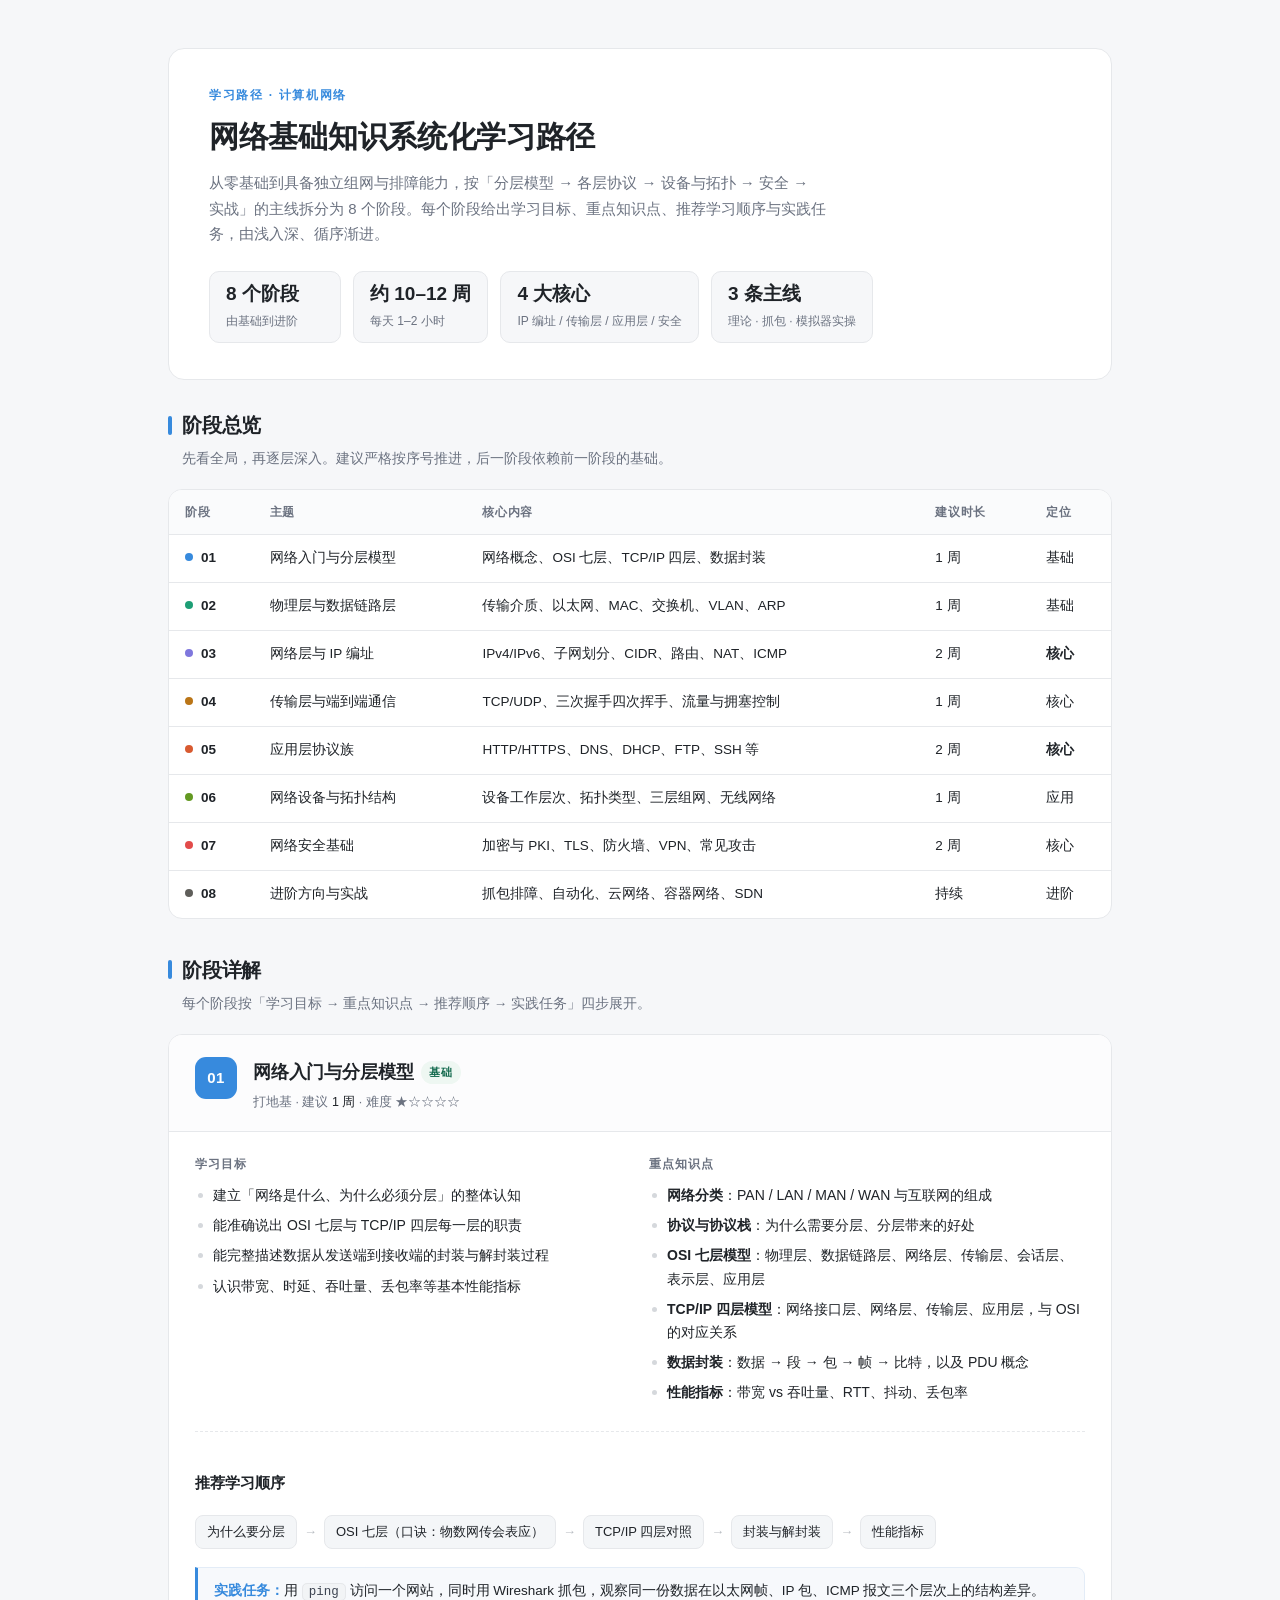
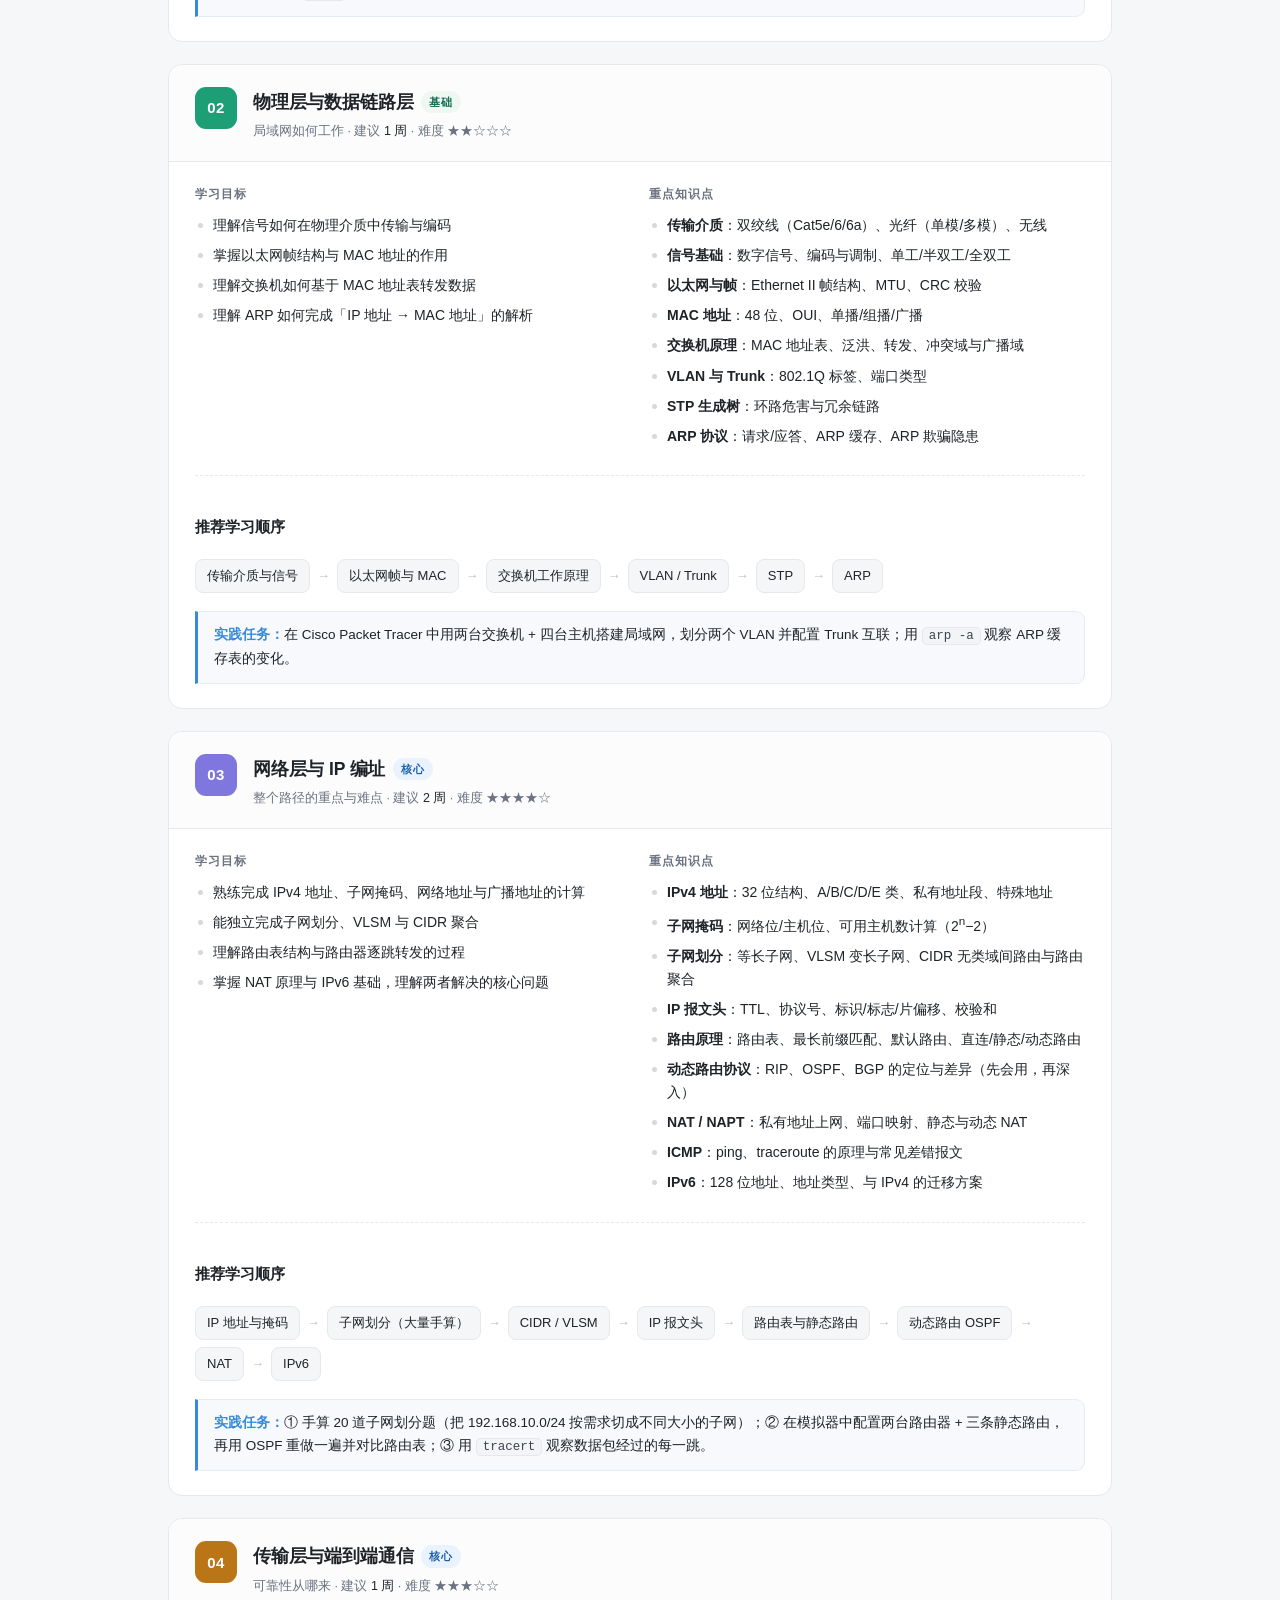
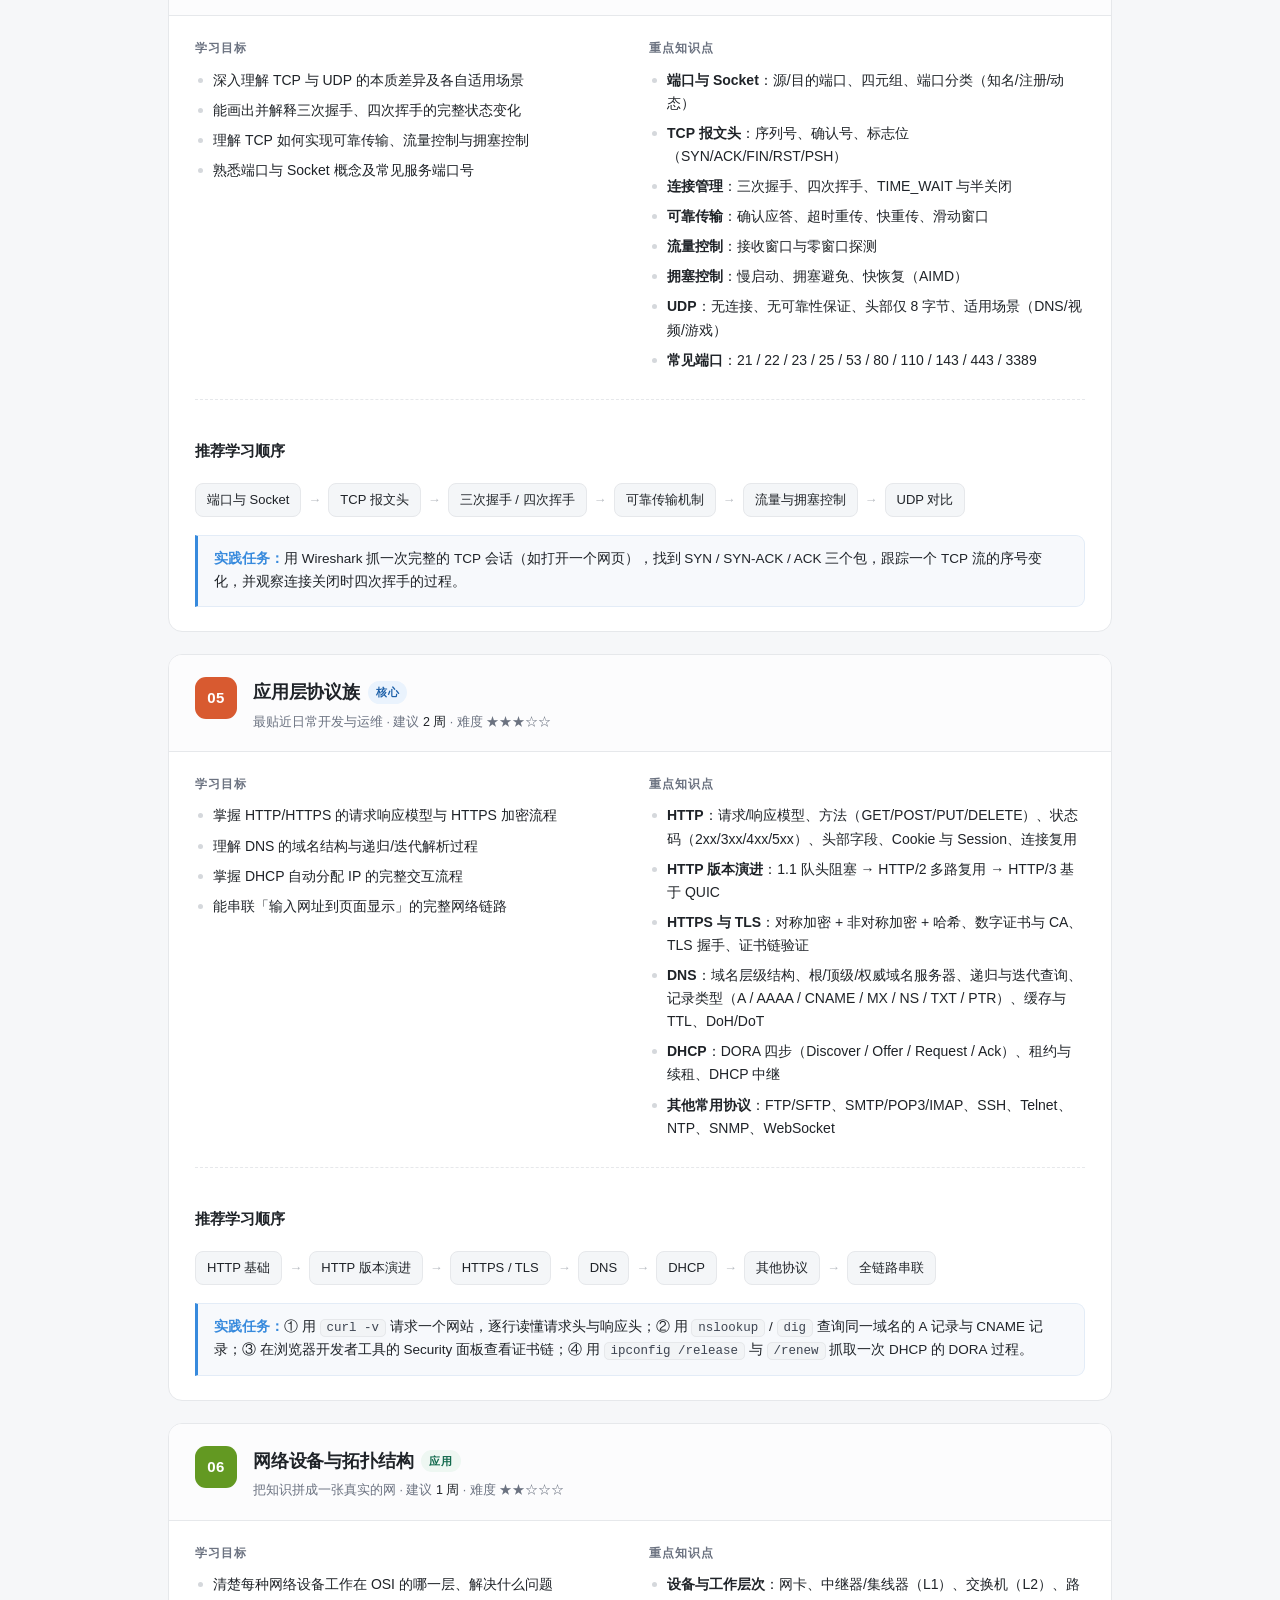
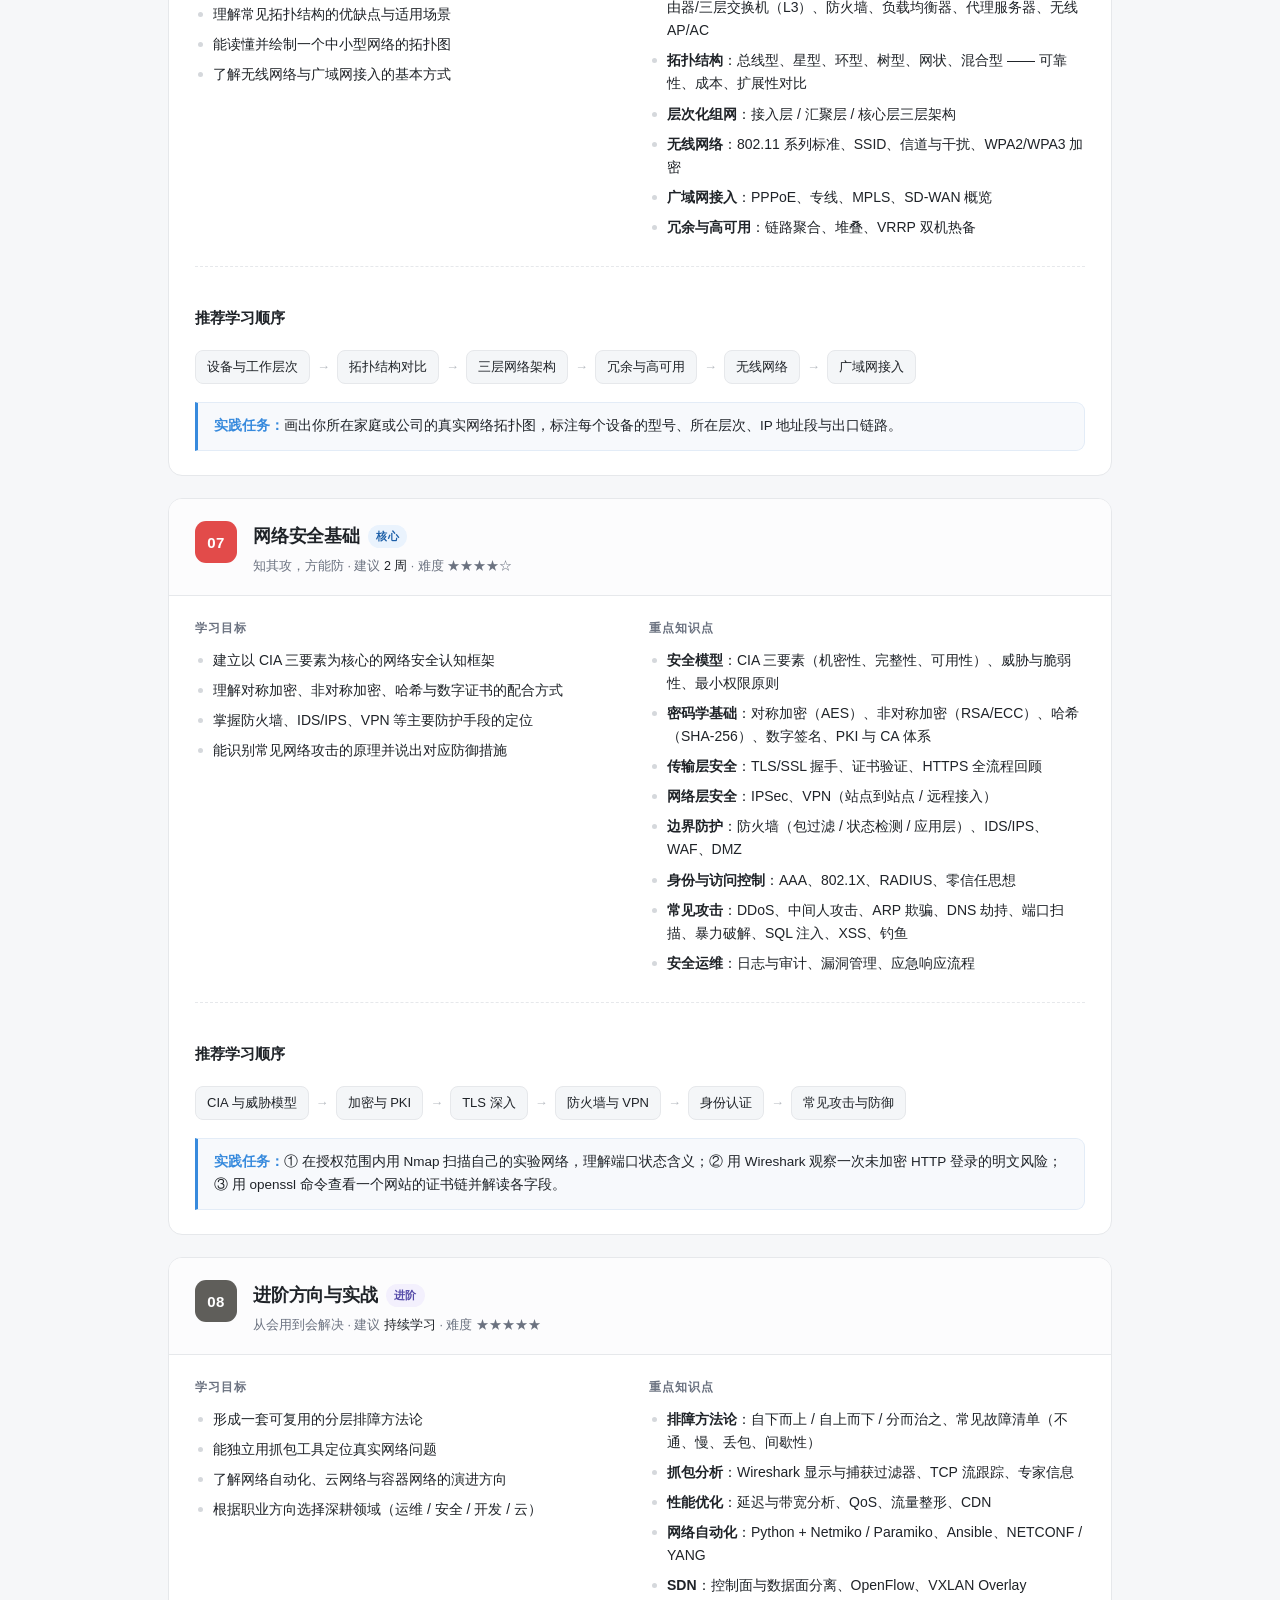
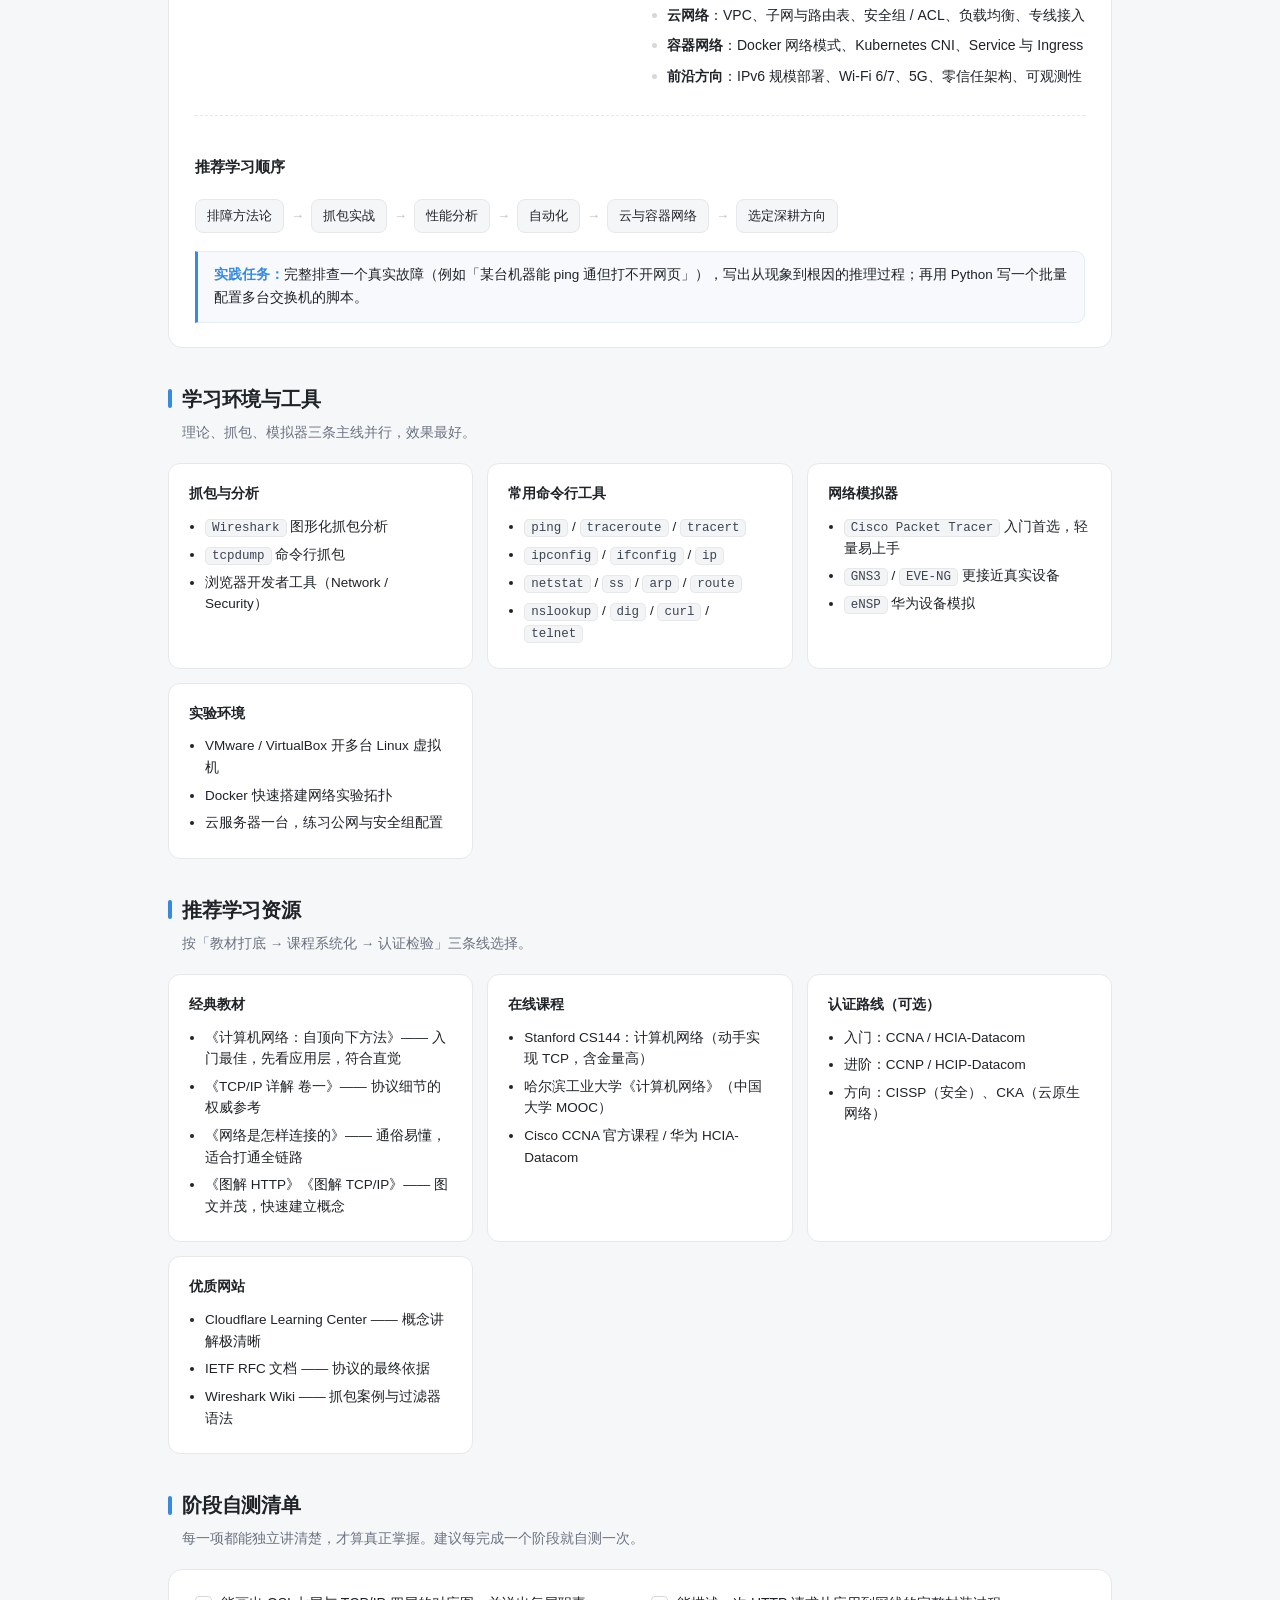
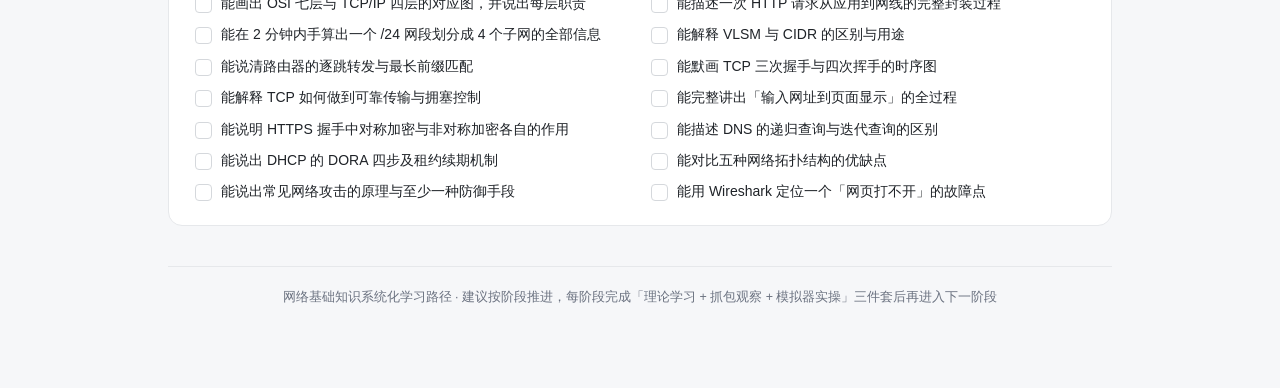
<file: ai-ops-atlas/docs/网络基础知识学习路径.html>
<!DOCTYPE html>
<html lang="zh-CN">
<head>
<meta charset="UTF-8">
<meta name="viewport" content="width=device-width, initial-scale=1.0">
<title>网络基础知识系统化学习路径</title>
<style>
  :root{
    --bg:#f6f7f9; --card:#ffffff; --text:#1f2328; --muted:#6b7280;
    --border:#e6e8eb; --border-strong:#d5d8dc;
    --blue:#378ADD; --teal:#1D9E75; --purple:#7F77DD; --amber:#BA7517;
    --coral:#D85A30; --green:#639922; --red:#E24B4A; --gray:#5F5E5A;
    --mono:ui-monospace,SFMono-Regular,"SF Mono",Consolas,"Liberation Mono",Menlo,monospace;
  }
  *{box-sizing:border-box;}
  html{-webkit-text-size-adjust:100%;}
  body{
    margin:0; background:var(--bg); color:var(--text);
    font-family:-apple-system,BlinkMacSystemFont,"Segoe UI","PingFang SC","Hiragino Sans GB","Microsoft YaHei",sans-serif;
    font-size:15px; line-height:1.7;
  }
  .wrap{max-width:1000px; margin:0 auto; padding:48px 28px 80px;}

  /* ---------- header ---------- */
  header.hero{
    background:var(--card); border:1px solid var(--border); border-radius:16px;
    padding:36px 40px; margin-bottom:28px;
  }
  .kicker{font-size:12px; letter-spacing:.14em; color:var(--blue); font-weight:600; text-transform:uppercase; margin:0 0 12px;}
  h1{font-size:30px; line-height:1.3; margin:0 0 14px; font-weight:650; letter-spacing:-.01em;}
  .lead{color:var(--muted); font-size:15px; margin:0 0 24px; max-width:74ch;}
  .meta-row{display:flex; flex-wrap:wrap; gap:12px;}
  .meta{
    background:var(--bg); border:1px solid var(--border); border-radius:10px;
    padding:10px 16px; min-width:132px;
  }
  .meta b{display:block; font-size:19px; font-weight:650; line-height:1.3;}
  .meta span{font-size:12px; color:var(--muted);}

  /* ---------- section ---------- */
  section{margin-bottom:34px;}
  h2.sec{
    font-size:20px; font-weight:650; margin:0 0 6px; letter-spacing:-.01em;
    display:flex; align-items:center; gap:10px;
  }
  h2.sec::before{content:""; width:4px; height:19px; border-radius:2px; background:var(--blue);}
  .sec-sub{color:var(--muted); font-size:13.5px; margin:0 0 18px 14px;}

  /* ---------- overview table ---------- */
  .table-card{background:var(--card); border:1px solid var(--border); border-radius:14px; overflow:hidden;}
  table{width:100%; border-collapse:collapse; font-size:13.5px;}
  th{background:#fafbfc; text-align:left; font-weight:600; color:var(--muted); font-size:12px;
     letter-spacing:.05em; padding:12px 16px; border-bottom:1px solid var(--border); white-space:nowrap;}
  td{padding:12px 16px; border-bottom:1px solid var(--border); vertical-align:top;}
  tbody tr:last-child td{border-bottom:none;}
  tbody tr:hover{background:#fbfcfd;}
  td.stage-name{font-weight:600; white-space:nowrap;}
  .dot{display:inline-block; width:8px; height:8px; border-radius:50%; margin-right:8px; vertical-align:1px;}

  /* ---------- stage cards ---------- */
  .stage{
    background:var(--card); border:1px solid var(--border); border-radius:14px;
    padding:0; margin-bottom:22px; overflow:hidden;
  }
  .stage-head{
    display:flex; align-items:flex-start; gap:16px; padding:22px 26px 18px;
    border-bottom:1px solid var(--border); background:#fcfcfd;
  }
  .badge{
    flex:0 0 auto; width:42px; height:42px; border-radius:11px;
    display:flex; align-items:center; justify-content:center;
    font-size:15px; font-weight:650; color:#fff; letter-spacing:.02em;
  }
  .stage-head h3{font-size:17.5px; font-weight:650; margin:1px 0 4px; letter-spacing:-.01em;}
  .stage-head .sub{font-size:12.5px; color:var(--muted); margin:0;}
  .stage-head .sub em{font-style:normal; color:var(--text); font-weight:500;}
  .stage-body{padding:22px 26px 24px;}
  .grid2{display:grid; grid-template-columns:1fr 1fr; gap:18px;}
  @media (max-width:760px){ .grid2{grid-template-columns:1fr;} }
  .panel h4{
    font-size:12px; font-weight:600; letter-spacing:.08em; color:var(--muted);
    text-transform:uppercase; margin:0 0 10px;
  }
  .panel ul{margin:0; padding-left:0; list-style:none;}
  .panel li{position:relative; padding-left:18px; margin-bottom:7px; font-size:14px; line-height:1.65;}
  .panel li::before{
    content:""; position:absolute; left:3px; top:9px; width:5px; height:5px;
    border-radius:50%; background:var(--border-strong);
  }
  .panel li b{font-weight:600;}

  .order-block{margin-top:20px; padding-top:18px; border-top:1px dashed var(--border);}
  .chain{display:flex; flex-wrap:wrap; align-items:center; gap:7px;}
  .chip{
    background:#f4f6f8; border:1px solid var(--border); border-radius:8px;
    padding:5px 11px; font-size:13px; white-space:nowrap;
  }
  .arrow{color:#b8bcc2; font-size:13px;}
  .practice{
    margin-top:18px; background:#f7f9fc; border:1px solid #e3ecf7; border-left:3px solid var(--blue);
    border-radius:0 9px 9px 0; padding:12px 16px; font-size:13.5px;
  }
  .practice b{color:var(--blue); font-weight:600;}
  .tag{
    display:inline-block; font-size:11px; font-weight:600; letter-spacing:.06em;
    padding:2px 8px; border-radius:20px; margin-left:8px; vertical-align:2px;
  }
  .tag.core{background:#eaf3fd; color:#1c5fa8;}
  .tag.base{background:#eef7f2; color:#12694d;}
  .tag.adv{background:#f3f0fd; color:#544aa8;}

  /* ---------- callout ---------- */
  .callout{
    background:var(--card); border:1px solid var(--border); border-radius:14px;
    padding:22px 26px;
  }
  .callout p{margin:0 0 10px; font-size:14px;}
  .callout p:last-child{margin-bottom:0;}

  /* ---------- tools grid ---------- */
  .cards{display:grid; grid-template-columns:repeat(auto-fit,minmax(230px,1fr)); gap:14px;}
  .card{
    background:var(--card); border:1px solid var(--border); border-radius:12px; padding:18px 20px;
  }
  .card h4{margin:0 0 10px; font-size:14px; font-weight:650;}
  .card ul{margin:0; padding-left:16px;}
  .card li{font-size:13.5px; margin-bottom:6px; line-height:1.6;}
  code{
    font-family:var(--mono); font-size:12.5px; background:#f2f4f6;
    border:1px solid var(--border); border-radius:5px; padding:1px 6px; color:#3d4451;
  }

  /* ---------- checklist ---------- */
  .check{list-style:none; margin:0; padding:0; display:grid; grid-template-columns:1fr 1fr; gap:9px 22px;}
  @media (max-width:760px){ .check{grid-template-columns:1fr;} }
  .check li{position:relative; padding-left:26px; font-size:14px; line-height:1.6;}
  .check li::before{
    content:""; position:absolute; left:0; top:4px; width:15px; height:15px;
    border:1.5px solid var(--border-strong); border-radius:4px;
  }

  footer{margin-top:40px; padding-top:20px; border-top:1px solid var(--border);
         color:var(--muted); font-size:12.5px; text-align:center;}

  @media print{
    body{background:#fff; font-size:12px;}
    .wrap{max-width:none; padding:0;}
    .stage,.card,.callout,.table-card,header.hero{break-inside:avoid; box-shadow:none;}
    section{break-inside:avoid;}
  }
</style>
</head>
<body>
<div class="wrap">

<header class="hero">
  <p class="kicker">学习路径 · 计算机网络</p>
  <h1>网络基础知识系统化学习路径</h1>
  <p class="lead">从零基础到具备独立组网与排障能力，按「分层模型 → 各层协议 → 设备与拓扑 → 安全 → 实战」的主线拆分为 8 个阶段。每个阶段给出学习目标、重点知识点、推荐学习顺序与实践任务，由浅入深、循序渐进。</p>
  <div class="meta-row">
    <div class="meta"><b>8 个阶段</b><span>由基础到进阶</span></div>
    <div class="meta"><b>约 10–12 周</b><span>每天 1–2 小时</span></div>
    <div class="meta"><b>4 大核心</b><span>IP 编址 / 传输层 / 应用层 / 安全</span></div>
    <div class="meta"><b>3 条主线</b><span>理论 · 抓包 · 模拟器实操</span></div>
  </div>
</header>

<section>
  <h2 class="sec">阶段总览</h2>
  <p class="sec-sub">先看全局，再逐层深入。建议严格按序号推进，后一阶段依赖前一阶段的基础。</p>
  <div class="table-card">
    <table>
      <thead>
        <tr><th>阶段</th><th>主题</th><th>核心内容</th><th>建议时长</th><th>定位</th></tr>
      </thead>
      <tbody>
        <tr><td class="stage-name"><span class="dot" style="background:var(--blue)"></span>01</td><td>网络入门与分层模型</td><td>网络概念、OSI 七层、TCP/IP 四层、数据封装</td><td>1 周</td><td>基础</td></tr>
        <tr><td class="stage-name"><span class="dot" style="background:var(--teal)"></span>02</td><td>物理层与数据链路层</td><td>传输介质、以太网、MAC、交换机、VLAN、ARP</td><td>1 周</td><td>基础</td></tr>
        <tr><td class="stage-name"><span class="dot" style="background:var(--purple)"></span>03</td><td>网络层与 IP 编址</td><td>IPv4/IPv6、子网划分、CIDR、路由、NAT、ICMP</td><td>2 周</td><td><b>核心</b></td></tr>
        <tr><td class="stage-name"><span class="dot" style="background:var(--amber)"></span>04</td><td>传输层与端到端通信</td><td>TCP/UDP、三次握手四次挥手、流量与拥塞控制</td><td>1 周</td><td>核心</td></tr>
        <tr><td class="stage-name"><span class="dot" style="background:var(--coral)"></span>05</td><td>应用层协议族</td><td>HTTP/HTTPS、DNS、DHCP、FTP、SSH 等</td><td>2 周</td><td><b>核心</b></td></tr>
        <tr><td class="stage-name"><span class="dot" style="background:var(--green)"></span>06</td><td>网络设备与拓扑结构</td><td>设备工作层次、拓扑类型、三层组网、无线网络</td><td>1 周</td><td>应用</td></tr>
        <tr><td class="stage-name"><span class="dot" style="background:var(--red)"></span>07</td><td>网络安全基础</td><td>加密与 PKI、TLS、防火墙、VPN、常见攻击</td><td>2 周</td><td>核心</td></tr>
        <tr><td class="stage-name"><span class="dot" style="background:var(--gray)"></span>08</td><td>进阶方向与实战</td><td>抓包排障、自动化、云网络、容器网络、SDN</td><td>持续</td><td>进阶</td></tr>
      </tbody>
    </table>
  </div>
</section>

<section>
  <h2 class="sec">阶段详解</h2>
  <p class="sec-sub">每个阶段按「学习目标 → 重点知识点 → 推荐顺序 → 实践任务」四步展开。</p>

  <!-- ================= 01 ================= -->
  <article class="stage">
    <div class="stage-head">
      <div class="badge" style="background:var(--blue)">01</div>
      <div>
        <h3>网络入门与分层模型<span class="tag base">基础</span></h3>
        <p class="sub">打地基 · 建议 <em>1 周</em> · 难度 ★☆☆☆☆</p>
      </div>
    </div>
    <div class="stage-body">
      <div class="grid2">
        <div class="panel">
          <h4>学习目标</h4>
          <ul>
            <li>建立「网络是什么、为什么必须分层」的整体认知</li>
            <li>能准确说出 OSI 七层与 TCP/IP 四层每一层的职责</li>
            <li>能完整描述数据从发送端到接收端的封装与解封装过程</li>
            <li>认识带宽、时延、吞吐量、丢包率等基本性能指标</li>
          </ul>
        </div>
        <div class="panel">
          <h4>重点知识点</h4>
          <ul>
            <li><b>网络分类</b>：PAN / LAN / MAN / WAN 与互联网的组成</li>
            <li><b>协议与协议栈</b>：为什么需要分层、分层带来的好处</li>
            <li><b>OSI 七层模型</b>：物理层、数据链路层、网络层、传输层、会话层、表示层、应用层</li>
            <li><b>TCP/IP 四层模型</b>：网络接口层、网络层、传输层、应用层，与 OSI 的对应关系</li>
            <li><b>数据封装</b>：数据 → 段 → 包 → 帧 → 比特，以及 PDU 概念</li>
            <li><b>性能指标</b>：带宽 vs 吞吐量、RTT、抖动、丢包率</li>
          </ul>
        </div>
      </div>
      <div class="order-block">
        <h4>推荐学习顺序</h4>
        <div class="chain">
          <span class="chip">为什么要分层</span><span class="arrow">→</span>
          <span class="chip">OSI 七层（口诀：物数网传会表应）</span><span class="arrow">→</span>
          <span class="chip">TCP/IP 四层对照</span><span class="arrow">→</span>
          <span class="chip">封装与解封装</span><span class="arrow">→</span>
          <span class="chip">性能指标</span>
        </div>
      </div>
      <div class="practice"><b>实践任务：</b>用 <code>ping</code> 访问一个网站，同时用 Wireshark 抓包，观察同一份数据在以太网帧、IP 包、ICMP 报文三个层次上的结构差异。</div>
    </div>
  </article>

  <!-- ================= 02 ================= -->
  <article class="stage">
    <div class="stage-head">
      <div class="badge" style="background:var(--teal)">02</div>
      <div>
        <h3>物理层与数据链路层<span class="tag base">基础</span></h3>
        <p class="sub">局域网如何工作 · 建议 <em>1 周</em> · 难度 ★★☆☆☆</p>
      </div>
    </div>
    <div class="stage-body">
      <div class="grid2">
        <div class="panel">
          <h4>学习目标</h4>
          <ul>
            <li>理解信号如何在物理介质中传输与编码</li>
            <li>掌握以太网帧结构与 MAC 地址的作用</li>
            <li>理解交换机如何基于 MAC 地址表转发数据</li>
            <li>理解 ARP 如何完成「IP 地址 → MAC 地址」的解析</li>
          </ul>
        </div>
        <div class="panel">
          <h4>重点知识点</h4>
          <ul>
            <li><b>传输介质</b>：双绞线（Cat5e/6/6a）、光纤（单模/多模）、无线</li>
            <li><b>信号基础</b>：数字信号、编码与调制、单工/半双工/全双工</li>
            <li><b>以太网与帧</b>：Ethernet II 帧结构、MTU、CRC 校验</li>
            <li><b>MAC 地址</b>：48 位、OUI、单播/组播/广播</li>
            <li><b>交换机原理</b>：MAC 地址表、泛洪、转发、冲突域与广播域</li>
            <li><b>VLAN 与 Trunk</b>：802.1Q 标签、端口类型</li>
            <li><b>STP 生成树</b>：环路危害与冗余链路</li>
            <li><b>ARP 协议</b>：请求/应答、ARP 缓存、ARP 欺骗隐患</li>
          </ul>
        </div>
      </div>
      <div class="order-block">
        <h4>推荐学习顺序</h4>
        <div class="chain">
          <span class="chip">传输介质与信号</span><span class="arrow">→</span>
          <span class="chip">以太网帧与 MAC</span><span class="arrow">→</span>
          <span class="chip">交换机工作原理</span><span class="arrow">→</span>
          <span class="chip">VLAN / Trunk</span><span class="arrow">→</span>
          <span class="chip">STP</span><span class="arrow">→</span>
          <span class="chip">ARP</span>
        </div>
      </div>
      <div class="practice"><b>实践任务：</b>在 Cisco Packet Tracer 中用两台交换机 + 四台主机搭建局域网，划分两个 VLAN 并配置 Trunk 互联；用 <code>arp -a</code> 观察 ARP 缓存表的变化。</div>
    </div>
  </article>

  <!-- ================= 03 ================= -->
  <article class="stage">
    <div class="stage-head">
      <div class="badge" style="background:var(--purple)">03</div>
      <div>
        <h3>网络层与 IP 编址<span class="tag core">核心</span></h3>
        <p class="sub">整个路径的重点与难点 · 建议 <em>2 周</em> · 难度 ★★★★☆</p>
      </div>
    </div>
    <div class="stage-body">
      <div class="grid2">
        <div class="panel">
          <h4>学习目标</h4>
          <ul>
            <li>熟练完成 IPv4 地址、子网掩码、网络地址与广播地址的计算</li>
            <li>能独立完成子网划分、VLSM 与 CIDR 聚合</li>
            <li>理解路由表结构与路由器逐跳转发的过程</li>
            <li>掌握 NAT 原理与 IPv6 基础，理解两者解决的核心问题</li>
          </ul>
        </div>
        <div class="panel">
          <h4>重点知识点</h4>
          <ul>
            <li><b>IPv4 地址</b>：32 位结构、A/B/C/D/E 类、私有地址段、特殊地址</li>
            <li><b>子网掩码</b>：网络位/主机位、可用主机数计算（2<sup>n</sup>−2）</li>
            <li><b>子网划分</b>：等长子网、VLSM 变长子网、CIDR 无类域间路由与路由聚合</li>
            <li><b>IP 报文头</b>：TTL、协议号、标识/标志/片偏移、校验和</li>
            <li><b>路由原理</b>：路由表、最长前缀匹配、默认路由、直连/静态/动态路由</li>
            <li><b>动态路由协议</b>：RIP、OSPF、BGP 的定位与差异（先会用，再深入）</li>
            <li><b>NAT / NAPT</b>：私有地址上网、端口映射、静态与动态 NAT</li>
            <li><b>ICMP</b>：ping、traceroute 的原理与常见差错报文</li>
            <li><b>IPv6</b>：128 位地址、地址类型、与 IPv4 的迁移方案</li>
          </ul>
        </div>
      </div>
      <div class="order-block">
        <h4>推荐学习顺序</h4>
        <div class="chain">
          <span class="chip">IP 地址与掩码</span><span class="arrow">→</span>
          <span class="chip">子网划分（大量手算）</span><span class="arrow">→</span>
          <span class="chip">CIDR / VLSM</span><span class="arrow">→</span>
          <span class="chip">IP 报文头</span><span class="arrow">→</span>
          <span class="chip">路由表与静态路由</span><span class="arrow">→</span>
          <span class="chip">动态路由 OSPF</span><span class="arrow">→</span>
          <span class="chip">NAT</span><span class="arrow">→</span>
          <span class="chip">IPv6</span>
        </div>
      </div>
      <div class="practice"><b>实践任务：</b>① 手算 20 道子网划分题（把 192.168.10.0/24 按需求切成不同大小的子网）；② 在模拟器中配置两台路由器 + 三条静态路由，再用 OSPF 重做一遍并对比路由表；③ 用 <code>tracert</code> 观察数据包经过的每一跳。</div>
    </div>
  </article>

  <!-- ================= 04 ================= -->
  <article class="stage">
    <div class="stage-head">
      <div class="badge" style="background:var(--amber)">04</div>
      <div>
        <h3>传输层与端到端通信<span class="tag core">核心</span></h3>
        <p class="sub">可靠性从哪来 · 建议 <em>1 周</em> · 难度 ★★★☆☆</p>
      </div>
    </div>
    <div class="stage-body">
      <div class="grid2">
        <div class="panel">
          <h4>学习目标</h4>
          <ul>
            <li>深入理解 TCP 与 UDP 的本质差异及各自适用场景</li>
            <li>能画出并解释三次握手、四次挥手的完整状态变化</li>
            <li>理解 TCP 如何实现可靠传输、流量控制与拥塞控制</li>
            <li>熟悉端口与 Socket 概念及常见服务端口号</li>
          </ul>
        </div>
        <div class="panel">
          <h4>重点知识点</h4>
          <ul>
            <li><b>端口与 Socket</b>：源/目的端口、四元组、端口分类（知名/注册/动态）</li>
            <li><b>TCP 报文头</b>：序列号、确认号、标志位（SYN/ACK/FIN/RST/PSH）</li>
            <li><b>连接管理</b>：三次握手、四次挥手、TIME_WAIT 与半关闭</li>
            <li><b>可靠传输</b>：确认应答、超时重传、快重传、滑动窗口</li>
            <li><b>流量控制</b>：接收窗口与零窗口探测</li>
            <li><b>拥塞控制</b>：慢启动、拥塞避免、快恢复（AIMD）</li>
            <li><b>UDP</b>：无连接、无可靠性保证、头部仅 8 字节、适用场景（DNS/视频/游戏）</li>
            <li><b>常见端口</b>：21 / 22 / 23 / 25 / 53 / 80 / 110 / 143 / 443 / 3389</li>
          </ul>
        </div>
      </div>
      <div class="order-block">
        <h4>推荐学习顺序</h4>
        <div class="chain">
          <span class="chip">端口与 Socket</span><span class="arrow">→</span>
          <span class="chip">TCP 报文头</span><span class="arrow">→</span>
          <span class="chip">三次握手 / 四次挥手</span><span class="arrow">→</span>
          <span class="chip">可靠传输机制</span><span class="arrow">→</span>
          <span class="chip">流量与拥塞控制</span><span class="arrow">→</span>
          <span class="chip">UDP 对比</span>
        </div>
      </div>
      <div class="practice"><b>实践任务：</b>用 Wireshark 抓一次完整的 TCP 会话（如打开一个网页），找到 SYN / SYN-ACK / ACK 三个包，跟踪一个 TCP 流的序号变化，并观察连接关闭时四次挥手的过程。</div>
    </div>
  </article>

  <!-- ================= 05 ================= -->
  <article class="stage">
    <div class="stage-head">
      <div class="badge" style="background:var(--coral)">05</div>
      <div>
        <h3>应用层协议族<span class="tag core">核心</span></h3>
        <p class="sub">最贴近日常开发与运维 · 建议 <em>2 周</em> · 难度 ★★★☆☆</p>
      </div>
    </div>
    <div class="stage-body">
      <div class="grid2">
        <div class="panel">
          <h4>学习目标</h4>
          <ul>
            <li>掌握 HTTP/HTTPS 的请求响应模型与 HTTPS 加密流程</li>
            <li>理解 DNS 的域名结构与递归/迭代解析过程</li>
            <li>掌握 DHCP 自动分配 IP 的完整交互流程</li>
            <li>能串联「输入网址到页面显示」的完整网络链路</li>
          </ul>
        </div>
        <div class="panel">
          <h4>重点知识点</h4>
          <ul>
            <li><b>HTTP</b>：请求/响应模型、方法（GET/POST/PUT/DELETE）、状态码（2xx/3xx/4xx/5xx）、头部字段、Cookie 与 Session、连接复用</li>
            <li><b>HTTP 版本演进</b>：1.1 队头阻塞 → HTTP/2 多路复用 → HTTP/3 基于 QUIC</li>
            <li><b>HTTPS 与 TLS</b>：对称加密 + 非对称加密 + 哈希、数字证书与 CA、TLS 握手、证书链验证</li>
            <li><b>DNS</b>：域名层级结构、根/顶级/权威域名服务器、递归与迭代查询、记录类型（A / AAAA / CNAME / MX / NS / TXT / PTR）、缓存与 TTL、DoH/DoT</li>
            <li><b>DHCP</b>：DORA 四步（Discover / Offer / Request / Ack）、租约与续租、DHCP 中继</li>
            <li><b>其他常用协议</b>：FTP/SFTP、SMTP/POP3/IMAP、SSH、Telnet、NTP、SNMP、WebSocket</li>
          </ul>
        </div>
      </div>
      <div class="order-block">
        <h4>推荐学习顺序</h4>
        <div class="chain">
          <span class="chip">HTTP 基础</span><span class="arrow">→</span>
          <span class="chip">HTTP 版本演进</span><span class="arrow">→</span>
          <span class="chip">HTTPS / TLS</span><span class="arrow">→</span>
          <span class="chip">DNS</span><span class="arrow">→</span>
          <span class="chip">DHCP</span><span class="arrow">→</span>
          <span class="chip">其他协议</span><span class="arrow">→</span>
          <span class="chip">全链路串联</span>
        </div>
      </div>
      <div class="practice"><b>实践任务：</b>① 用 <code>curl -v</code> 请求一个网站，逐行读懂请求头与响应头；② 用 <code>nslookup</code> / <code>dig</code> 查询同一域名的 A 记录与 CNAME 记录；③ 在浏览器开发者工具的 Security 面板查看证书链；④ 用 <code>ipconfig /release</code> 与 <code>/renew</code> 抓取一次 DHCP 的 DORA 过程。</div>
    </div>
  </article>

  <!-- ================= 06 ================= -->
  <article class="stage">
    <div class="stage-head">
      <div class="badge" style="background:var(--green)">06</div>
      <div>
        <h3>网络设备与拓扑结构<span class="tag base">应用</span></h3>
        <p class="sub">把知识拼成一张真实的网 · 建议 <em>1 周</em> · 难度 ★★☆☆☆</p>
      </div>
    </div>
    <div class="stage-body">
      <div class="grid2">
        <div class="panel">
          <h4>学习目标</h4>
          <ul>
            <li>清楚每种网络设备工作在 OSI 的哪一层、解决什么问题</li>
            <li>理解常见拓扑结构的优缺点与适用场景</li>
            <li>能读懂并绘制一个中小型网络的拓扑图</li>
            <li>了解无线网络与广域网接入的基本方式</li>
          </ul>
        </div>
        <div class="panel">
          <h4>重点知识点</h4>
          <ul>
            <li><b>设备与工作层次</b>：网卡、中继器/集线器（L1）、交换机（L2）、路由器/三层交换机（L3）、防火墙、负载均衡器、代理服务器、无线 AP/AC</li>
            <li><b>拓扑结构</b>：总线型、星型、环型、树型、网状、混合型 —— 可靠性、成本、扩展性对比</li>
            <li><b>层次化组网</b>：接入层 / 汇聚层 / 核心层三层架构</li>
            <li><b>无线网络</b>：802.11 系列标准、SSID、信道与干扰、WPA2/WPA3 加密</li>
            <li><b>广域网接入</b>：PPPoE、专线、MPLS、SD-WAN 概览</li>
            <li><b>冗余与高可用</b>：链路聚合、堆叠、VRRP 双机热备</li>
          </ul>
        </div>
      </div>
      <div class="order-block">
        <h4>推荐学习顺序</h4>
        <div class="chain">
          <span class="chip">设备与工作层次</span><span class="arrow">→</span>
          <span class="chip">拓扑结构对比</span><span class="arrow">→</span>
          <span class="chip">三层网络架构</span><span class="arrow">→</span>
          <span class="chip">冗余与高可用</span><span class="arrow">→</span>
          <span class="chip">无线网络</span><span class="arrow">→</span>
          <span class="chip">广域网接入</span>
        </div>
      </div>
      <div class="practice"><b>实践任务：</b>画出你所在家庭或公司的真实网络拓扑图，标注每个设备的型号、所在层次、IP 地址段与出口链路。</div>
    </div>
  </article>

  <!-- ================= 07 ================= -->
  <article class="stage">
    <div class="stage-head">
      <div class="badge" style="background:var(--red)">07</div>
      <div>
        <h3>网络安全基础<span class="tag core">核心</span></h3>
        <p class="sub">知其攻，方能防 · 建议 <em>2 周</em> · 难度 ★★★★☆</p>
      </div>
    </div>
    <div class="stage-body">
      <div class="grid2">
        <div class="panel">
          <h4>学习目标</h4>
          <ul>
            <li>建立以 CIA 三要素为核心的网络安全认知框架</li>
            <li>理解对称加密、非对称加密、哈希与数字证书的配合方式</li>
            <li>掌握防火墙、IDS/IPS、VPN 等主要防护手段的定位</li>
            <li>能识别常见网络攻击的原理并说出对应防御措施</li>
          </ul>
        </div>
        <div class="panel">
          <h4>重点知识点</h4>
          <ul>
            <li><b>安全模型</b>：CIA 三要素（机密性、完整性、可用性）、威胁与脆弱性、最小权限原则</li>
            <li><b>密码学基础</b>：对称加密（AES）、非对称加密（RSA/ECC）、哈希（SHA-256）、数字签名、PKI 与 CA 体系</li>
            <li><b>传输层安全</b>：TLS/SSL 握手、证书验证、HTTPS 全流程回顾</li>
            <li><b>网络层安全</b>：IPSec、VPN（站点到站点 / 远程接入）</li>
            <li><b>边界防护</b>：防火墙（包过滤 / 状态检测 / 应用层）、IDS/IPS、WAF、DMZ</li>
            <li><b>身份与访问控制</b>：AAA、802.1X、RADIUS、零信任思想</li>
            <li><b>常见攻击</b>：DDoS、中间人攻击、ARP 欺骗、DNS 劫持、端口扫描、暴力破解、SQL 注入、XSS、钓鱼</li>
            <li><b>安全运维</b>：日志与审计、漏洞管理、应急响应流程</li>
          </ul>
        </div>
      </div>
      <div class="order-block">
        <h4>推荐学习顺序</h4>
        <div class="chain">
          <span class="chip">CIA 与威胁模型</span><span class="arrow">→</span>
          <span class="chip">加密与 PKI</span><span class="arrow">→</span>
          <span class="chip">TLS 深入</span><span class="arrow">→</span>
          <span class="chip">防火墙与 VPN</span><span class="arrow">→</span>
          <span class="chip">身份认证</span><span class="arrow">→</span>
          <span class="chip">常见攻击与防御</span>
        </div>
      </div>
      <div class="practice"><b>实践任务：</b>① 在授权范围内用 Nmap 扫描自己的实验网络，理解端口状态含义；② 用 Wireshark 观察一次未加密 HTTP 登录的明文风险；③ 用 openssl 命令查看一个网站的证书链并解读各字段。</div>
    </div>
  </article>

  <!-- ================= 08 ================= -->
  <article class="stage">
    <div class="stage-head">
      <div class="badge" style="background:var(--gray)">08</div>
      <div>
        <h3>进阶方向与实战<span class="tag adv">进阶</span></h3>
        <p class="sub">从会用到会解决 · 建议 <em>持续学习</em> · 难度 ★★★★★</p>
      </div>
    </div>
    <div class="stage-body">
      <div class="grid2">
        <div class="panel">
          <h4>学习目标</h4>
          <ul>
            <li>形成一套可复用的分层排障方法论</li>
            <li>能独立用抓包工具定位真实网络问题</li>
            <li>了解网络自动化、云网络与容器网络的演进方向</li>
            <li>根据职业方向选择深耕领域（运维 / 安全 / 开发 / 云）</li>
          </ul>
        </div>
        <div class="panel">
          <h4>重点知识点</h4>
          <ul>
            <li><b>排障方法论</b>：自下而上 / 自上而下 / 分而治之、常见故障清单（不通、慢、丢包、间歇性）</li>
            <li><b>抓包分析</b>：Wireshark 显示与捕获过滤器、TCP 流跟踪、专家信息</li>
            <li><b>性能优化</b>：延迟与带宽分析、QoS、流量整形、CDN</li>
            <li><b>网络自动化</b>：Python + Netmiko / Paramiko、Ansible、NETCONF / YANG</li>
            <li><b>SDN</b>：控制面与数据面分离、OpenFlow、VXLAN Overlay</li>
            <li><b>云网络</b>：VPC、子网与路由表、安全组 / ACL、负载均衡、专线接入</li>
            <li><b>容器网络</b>：Docker 网络模式、Kubernetes CNI、Service 与 Ingress</li>
            <li><b>前沿方向</b>：IPv6 规模部署、Wi-Fi 6/7、5G、零信任架构、可观测性</li>
          </ul>
        </div>
      </div>
      <div class="order-block">
        <h4>推荐学习顺序</h4>
        <div class="chain">
          <span class="chip">排障方法论</span><span class="arrow">→</span>
          <span class="chip">抓包实战</span><span class="arrow">→</span>
          <span class="chip">性能分析</span><span class="arrow">→</span>
          <span class="chip">自动化</span><span class="arrow">→</span>
          <span class="chip">云与容器网络</span><span class="arrow">→</span>
          <span class="chip">选定深耕方向</span>
        </div>
      </div>
      <div class="practice"><b>实践任务：</b>完整排查一个真实故障（例如「某台机器能 ping 通但打不开网页」），写出从现象到根因的推理过程；再用 Python 写一个批量配置多台交换机的脚本。</div>
    </div>
  </article>
</section>

<section>
  <h2 class="sec">学习环境与工具</h2>
  <p class="sec-sub">理论、抓包、模拟器三条主线并行，效果最好。</p>
  <div class="cards">
    <div class="card">
      <h4>抓包与分析</h4>
      <ul>
        <li><code>Wireshark</code> 图形化抓包分析</li>
        <li><code>tcpdump</code> 命令行抓包</li>
        <li>浏览器开发者工具（Network / Security）</li>
      </ul>
    </div>
    <div class="card">
      <h4>常用命令行工具</h4>
      <ul>
        <li><code>ping</code> / <code>traceroute</code> / <code>tracert</code></li>
        <li><code>ipconfig</code> / <code>ifconfig</code> / <code>ip</code></li>
        <li><code>netstat</code> / <code>ss</code> / <code>arp</code> / <code>route</code></li>
        <li><code>nslookup</code> / <code>dig</code> / <code>curl</code> / <code>telnet</code></li>
      </ul>
    </div>
    <div class="card">
      <h4>网络模拟器</h4>
      <ul>
        <li><code>Cisco Packet Tracer</code> 入门首选，轻量易上手</li>
        <li><code>GNS3</code> / <code>EVE-NG</code> 更接近真实设备</li>
        <li><code>eNSP</code> 华为设备模拟</li>
      </ul>
    </div>
    <div class="card">
      <h4>实验环境</h4>
      <ul>
        <li>VMware / VirtualBox 开多台 Linux 虚拟机</li>
        <li>Docker 快速搭建网络实验拓扑</li>
        <li>云服务器一台，练习公网与安全组配置</li>
      </ul>
    </div>
  </div>
</section>

<section>
  <h2 class="sec">推荐学习资源</h2>
  <p class="sec-sub">按「教材打底 → 课程系统化 → 认证检验」三条线选择。</p>
  <div class="cards">
    <div class="card">
      <h4>经典教材</h4>
      <ul>
        <li>《计算机网络：自顶向下方法》—— 入门最佳，先看应用层，符合直觉</li>
        <li>《TCP/IP 详解 卷一》—— 协议细节的权威参考</li>
        <li>《网络是怎样连接的》—— 通俗易懂，适合打通全链路</li>
        <li>《图解 HTTP》《图解 TCP/IP》—— 图文并茂，快速建立概念</li>
      </ul>
    </div>
    <div class="card">
      <h4>在线课程</h4>
      <ul>
        <li>Stanford CS144：计算机网络（动手实现 TCP，含金量高）</li>
        <li>哈尔滨工业大学《计算机网络》（中国大学 MOOC）</li>
        <li>Cisco CCNA 官方课程 / 华为 HCIA-Datacom</li>
      </ul>
    </div>
    <div class="card">
      <h4>认证路线（可选）</h4>
      <ul>
        <li>入门：CCNA / HCIA-Datacom</li>
        <li>进阶：CCNP / HCIP-Datacom</li>
        <li>方向：CISSP（安全）、CKA（云原生网络）</li>
      </ul>
    </div>
    <div class="card">
      <h4>优质网站</h4>
      <ul>
        <li>Cloudflare Learning Center —— 概念讲解极清晰</li>
        <li>IETF RFC 文档 —— 协议的最终依据</li>
        <li>Wireshark Wiki —— 抓包案例与过滤器语法</li>
      </ul>
    </div>
  </div>
</section>

<section>
  <h2 class="sec">阶段自测清单</h2>
  <p class="sec-sub">每一项都能独立讲清楚，才算真正掌握。建议每完成一个阶段就自测一次。</p>
  <div class="callout">
    <ul class="check">
      <li>能画出 OSI 七层与 TCP/IP 四层的对应图，并说出每层职责</li>
      <li>能描述一次 HTTP 请求从应用到网线的完整封装过程</li>
      <li>能在 2 分钟内手算出一个 /24 网段划分成 4 个子网的全部信息</li>
      <li>能解释 VLSM 与 CIDR 的区别与用途</li>
      <li>能说清路由器的逐跳转发与最长前缀匹配</li>
      <li>能默画 TCP 三次握手与四次挥手的时序图</li>
      <li>能解释 TCP 如何做到可靠传输与拥塞控制</li>
      <li>能完整讲出「输入网址到页面显示」的全过程</li>
      <li>能说明 HTTPS 握手中对称加密与非对称加密各自的作用</li>
      <li>能描述 DNS 的递归查询与迭代查询的区别</li>
      <li>能说出 DHCP 的 DORA 四步及租约续期机制</li>
      <li>能对比五种网络拓扑结构的优缺点</li>
      <li>能说出常见网络攻击的原理与至少一种防御手段</li>
      <li>能用 Wireshark 定位一个「网页打不开」的故障点</li>
    </ul>
  </div>
</section>

<footer>
  网络基础知识系统化学习路径 · 建议按阶段推进，每阶段完成「理论学习 + 抓包观察 + 模拟器实操」三件套后再进入下一阶段
</footer>

</div>
</body>
</html>
</file>
<file: ai-ops-atlas/css/main.css>
/* ══════════════════════════════════════════════════════════
   算力控制台 · 设计令牌
   视觉方向：机房控制台 / 工程蓝图 · 深石墨蓝 + 信号色
   ══════════════════════════════════════════════════════════ */
:root{
  --bg:            #05080e;
  --bg-2:          #080d16;
  --surface:       #0b1220;
  --surface-2:     #101a2b;
  --surface-3:     #16233a;
  --line:          rgba(125,175,225,.16);
  --line-2:        rgba(125,175,225,.3);
  --line-hot:      rgba(34,211,238,.5);

  /* 文字层级：>1 逐级递减，最小一档仍保证 ≥4.5:1 对比度 */
  --txt:           #e7eff9;
  --txt-2:         #b6c9dd;
  --txt-3:         #96abc4;
  --txt-4:         #7f96b0;
  --txt-hi:        #ffffff;
  --txt-dim:       #64798f;

  --a:             #22d3ee;   /* 主信号：青 */
  --a-dim:         rgba(34,211,238,.14);
  --warn:          #fbbf24;
  --danger:        #fb7185;
  --ok:            #34d399;
  --violet:        #a78bfa;
  --lime:          #a3e635;

  /* ── 主题适配令牌：Canvas / SVG 里的颜色由 JS 读取这里 ── */
  --rgb-bg:        5,8,14;       /* 页面底色基数 */
  --rgb-grid:      125,175,225;  /* 网格线基数 */
  --rgb-panel:     11,18,32;     /* 最深浮层基数 */
  --rgb-panel-2:   16,26,43;     /* 常规浮层基数 */
  --rgb-panel-3:   22,35,58;     /* 悬浮 / 悬停浮层基数 */
  --rgb-rack-1:    6,10,18;      /* 3D 机柜机壳 */
  --rgb-rack-2:    10,16,26;
  --rgb-rack-3:    14,22,36;
  --rgb-rack-4:    18,28,46;
  --rgb-hot:       251,113,133;  /* 告警态 */
  --rgb-warm:      251,191,36;   /* 警告态 */
  --rgb-cool:      56,189,248;   /* 冷色气流 */
  --rgb-mist:      125,231,255;  /* 高亮雾 */
  --rgb-a:         34,211,238;
  --rgb-violet:    167,139,250;
  --rgb-warn:      251,191,36;
  --rgb-danger:    251,113,133;
  --rgb-ok:        52,211,153;
  --rgb-hilite:    255,255,255;  /* 内高光 */
  --rgb-shadow:    0,0,0;
  --sig-cyan:      #22d3ee;
  --sig-violet:    #a78bfa;
  --sig-amber:     #fbbf24;
  --sig-green:     #34d399;
  --sig-rose:      #fb7185;
  --on-st:         #04141a;      /* 压在阶段色上的文字 */
  --on-signal:     #1a0509;      /* 压在告警色上的文字 */
  --grain-op:      .035;
  --glow-1:        rgba(34,211,238,.10);
  --glow-2:        rgba(167,139,250,.09);
  --glow-3:        rgba(52,211,153,.06);
  --surface-viz:   linear-gradient(178deg,#0a1220,#070c15);
  --code-bg:       linear-gradient(180deg,#080e18,#060a12);
  --code-inline:   #9ee9f7;
  --hero-grad:     linear-gradient(100deg,#22d3ee,#7dd3fc 34%,#a78bfa 66%,#a3e635);
  --btn-primary-bg: linear-gradient(135deg,#22d3ee,#0ea5b7);

  /* 玻璃 / 浮层背景（随主题切换） */
  --topbar-bg:     linear-gradient(180deg,rgba(5,8,14,.94),rgba(5,8,14,.72));
  --sidebar-bg:    linear-gradient(180deg,rgba(8,13,22,.86),rgba(5,8,14,.94));
  --glass-bg:      rgba(16,26,43,.6);
  --glass-bg-2:    rgba(22,35,58,.8);
  --mask-bg:       rgba(3,5,9,.72);
  --float-bg:      linear-gradient(180deg,#0d1524,#0a1019);

  --f-display: "Chakra Petch","Bahnschrift","DIN Alternate","Microsoft YaHei","PingFang SC",sans-serif;
  --f-body:    "Microsoft YaHei","PingFang SC","Hiragino Sans GB","Noto Sans SC",system-ui,-apple-system,"Segoe UI",sans-serif;
  --f-mono:    "JetBrains Mono","Cascadia Mono","Consolas","SFMono-Regular",ui-monospace,monospace;

  --r-s: 6px; --r-m: 10px; --r-l: 16px; --r-xl: 24px;
  --sh-1: 0 1px 0 rgba(255,255,255,.03) inset, 0 8px 24px -12px rgba(0,0,0,.7);
  --sh-2: 0 24px 60px -24px rgba(0,0,0,.85);
  --glow: 0 0 0 1px rgba(34,211,238,.28), 0 0 32px -8px rgba(34,211,238,.45);

  --side-w: 268px;
  --top-h: 60px;
  --maxw: 1120px;
}

/* 阶段主题色（由 JS 写入 --st 与 --st-soft） */
:root{ --st:#22d3ee; --st-soft:rgba(34,211,238,.14); }

*,*::before,*::after{ box-sizing:border-box; }
[hidden]{ display:none !important; }
html{ -webkit-text-size-adjust:100%; scroll-behavior:smooth; }
body{
  margin:0; min-height:100vh; color:var(--txt); background:var(--bg);
  font-family:var(--f-body); font-size:16.5px; line-height:1.8;
  -webkit-font-smoothing:antialiased; text-rendering:optimizeLegibility;
  overflow-x:hidden;
}
/* 蓝图网格 + 光晕 + 噪点 */
body::before{
  content:""; position:fixed; inset:0; z-index:-3; pointer-events:none;
  background:
    radial-gradient(1100px 620px at 12% -8%, var(--glow-1), transparent 62%),
    radial-gradient(900px 520px at 92% 4%, var(--glow-2), transparent 60%),
    radial-gradient(1200px 800px at 50% 108%, var(--glow-3), transparent 65%),
    linear-gradient(180deg,var(--bg) 0%,var(--bg-2) 45%,var(--bg) 100%);
}
body::after{
  content:""; position:fixed; inset:0; z-index:-2; pointer-events:none; opacity:.5;
  background-image:
    linear-gradient(rgba(var(--rgb-grid),.055) 1px, transparent 1px),
    linear-gradient(90deg, rgba(var(--rgb-grid),.055) 1px, transparent 1px);
  background-size:52px 52px;
  mask-image:radial-gradient(circle at 50% 30%, #000 0%, transparent 78%);
}
#grain{
  position:fixed; inset:0; z-index:-1; pointer-events:none; opacity:var(--grain-op); mix-blend-mode:overlay;
}

img,svg,canvas{ display:block; max-width:100%; }
button{ font:inherit; color:inherit; background:none; border:0; cursor:pointer; }
input{ font:inherit; }
a{ color:var(--a); text-decoration:none; }
a:hover{ text-decoration:underline; }
::selection{ background:rgba(34,211,238,.28); color:var(--txt-hi); }

h1,h2,h3,h4{ font-family:var(--f-display); font-weight:700; line-height:1.24; margin:0; letter-spacing:.01em; }
p{ margin:0 0 .85em; }
p:last-child{ margin-bottom:0; }
strong,b{ color:var(--txt-hi); font-weight:700; }
code,kbd{ font-family:var(--f-mono); }
:focus-visible{ outline:2px solid var(--a); outline-offset:2px; border-radius:4px; }

/* 滚动条 */
*::-webkit-scrollbar{ width:10px; height:10px; }
*::-webkit-scrollbar-track{ background:transparent; }
*::-webkit-scrollbar-thumb{ background:rgba(var(--rgb-grid),.2); border-radius:20px; border:3px solid transparent; background-clip:padding-box; }
*::-webkit-scrollbar-thumb:hover{ background:color-mix(in srgb, var(--a) 45%, transparent); background-clip:padding-box; }

/* 通用小工具 */
.ic{ width:20px; height:20px; fill:none; stroke:currentColor; stroke-width:1.7; stroke-linecap:round; stroke-linejoin:round; flex:none; }
.ic-sm{ width:15px; height:15px; }
.mono{ font-family:var(--f-mono); }
.dim{ color:var(--txt-3); }
.only-mobile{ display:none; }
.sr{ position:absolute; width:1px; height:1px; overflow:hidden; clip:rect(0 0 0 0); }

/* ══════════════ 滚动进度 ══════════════ */
.scroll-progress{ position:fixed; top:0; left:0; right:0; height:2px; z-index:120; background:transparent; }
.scroll-progress i{ display:block; height:100%; width:0;
  background:linear-gradient(90deg,var(--a),var(--violet) 55%,var(--lime));
  box-shadow:0 0 12px color-mix(in srgb, var(--a) 70%, transparent); }

/* ══════════════ 顶栏 ══════════════ */
.topbar{
  position:fixed; top:0; left:0; right:0; height:var(--top-h); z-index:100;
  display:flex; align-items:center; gap:18px; padding:0 18px;
  background:var(--topbar-bg);
  backdrop-filter:blur(14px) saturate(140%);
  border-bottom:1px solid var(--line);
}
.brand{ display:flex; align-items:center; gap:11px; color:var(--txt); text-decoration:none; flex:none; }
.brand:hover{ text-decoration:none; }
.brand-mark{
  width:34px; height:34px; display:grid; place-items:center; border-radius:9px;
  background:linear-gradient(150deg,color-mix(in srgb, var(--a) 22%, transparent),color-mix(in srgb, var(--violet) 18%, transparent));
  border:1px solid color-mix(in srgb, var(--a) 38%, transparent); color:var(--a);
  box-shadow:0 0 22px -6px color-mix(in srgb, var(--a) 60%, transparent);
}
.brand-text{ display:flex; flex-direction:column; line-height:1.15; }
.brand-text b{ font-family:var(--f-display); font-size:15.5px; letter-spacing:.06em; }
.brand-text em{ font-family:var(--f-mono); font-size:10px; font-style:normal; color:var(--txt-4); letter-spacing:.24em; }

.topnav{ display:flex; align-items:center; gap:2px; margin-left:8px; flex:1; overflow-x:auto; scrollbar-width:none; }
.topnav::-webkit-scrollbar{ display:none; }
.topnav a{
  position:relative; padding:6px 11px; border-radius:8px; font-size:13px; color:var(--txt-3);
  text-decoration:none; white-space:nowrap; font-family:var(--f-mono); letter-spacing:.02em;
  transition:color .2s, background .2s;
}
.topnav a:hover{ color:var(--txt); background:rgba(var(--rgb-grid),.09); text-decoration:none; }
.topnav a.on{ color:var(--txt-hi); background:var(--st-soft); box-shadow:inset 0 0 0 1px color-mix(in srgb,var(--st) 34%,transparent); }
.topnav a.on::after{ content:""; position:absolute; left:11px; right:11px; bottom:2px; height:1.5px; background:var(--st); border-radius:2px; }

.topbar-right{ display:flex; align-items:center; gap:10px; flex:none; }
.progress-pill{ display:flex; align-items:center; gap:9px; padding:5px 11px; border-radius:99px;
  border:1px solid var(--line); background:var(--glass-bg); }
.pp-num{ font-family:var(--f-mono); font-size:11.5px; color:var(--a); font-weight:700; min-width:30px; }
.pp-bar{ width:56px; height:4px; border-radius:3px; background:rgba(var(--rgb-grid),.18); overflow:hidden; }
.pp-bar i{ display:block; height:100%; width:0; background:linear-gradient(90deg,var(--a),var(--lime)); transition:width .5s cubic-bezier(.2,.8,.2,1); }
.search-btn{
  display:flex; align-items:center; gap:8px; padding:6px 10px; border-radius:9px; font-size:13px;
  color:var(--txt-3); border:1px solid var(--line); background:var(--glass-bg); transition:.2s;
}
.search-btn:hover{ color:var(--txt); border-color:var(--line-2); background:var(--glass-bg-2); }
.search-btn .ic{ width:15px; height:15px; }
kbd{
  display:inline-block; padding:1px 5px; font-size:10.5px; border-radius:4px; line-height:1.5;
  background:rgba(var(--rgb-grid),.12); border:1px solid var(--line); color:var(--txt-3);
}
.icon-btn{ display:grid; place-items:center; width:36px; height:36px; border-radius:9px; color:var(--txt-2); border:1px solid var(--line); }
.icon-btn:hover{ color:var(--txt); border-color:var(--line-2); }

/* ══════════════ 主题切换 ══════════════ */
.theme-btn .ic{ transition:transform .45s cubic-bezier(.2,.9,.3,1),opacity .25s; }
.theme-btn .i-moon{ display:none; }
[data-theme="light"] .theme-btn .i-moon{ display:block; }
[data-theme="light"] .theme-btn .i-sun{ display:none; }
.theme-btn:hover .ic{ transform:rotate(28deg); }

/* ══════════════ 布局外壳 ══════════════ */
.shell{ display:flex; padding-top:var(--top-h); min-height:100vh; }

.sidebar{
  position:fixed; top:var(--top-h); bottom:0; left:0; width:var(--side-w); z-index:90;
  border-right:1px solid var(--line);
  background:var(--sidebar-bg);
  backdrop-filter:blur(10px);
  display:flex; flex-direction:column;
  transition:transform .32s cubic-bezier(.2,.8,.2,1);
}
.side-scroll{ flex:1; overflow-y:auto; padding:16px 12px 8px; }
.side-foot{ padding:10px 16px 16px; border-top:1px solid var(--line); }
.side-foot p{ margin:8px 0 0; font-size:11px; color:var(--txt-4); font-family:var(--f-mono); letter-spacing:.04em; }
.legend{ display:flex; gap:12px; flex-wrap:wrap; }
.legend span{ display:flex; align-items:center; gap:5px; font-size:11px; color:var(--txt-3); font-family:var(--f-mono); }
.dot{ width:7px; height:7px; border-radius:50%; }
.dot-a{ background:var(--a); box-shadow:0 0 8px var(--a); }
.dot-b{ background:var(--violet); }
.dot-c{ background:var(--lime); }

.view{ margin-left:var(--side-w); flex:1; min-width:0; }
.wrap{ width:100%; max-width:var(--maxw); margin:0 auto; padding:0 34px; }

/* ══════════════ 侧栏导航结构 ══════════════ */
.side-group{ margin-bottom:6px; }
.side-label{
  font-family:var(--f-mono); font-size:10.5px; letter-spacing:.22em; color:var(--txt-4);
  padding:10px 10px 6px; text-transform:uppercase;
}
.side-link{
  display:flex; align-items:center; gap:10px; padding:7px 10px; border-radius:8px;
  color:var(--txt-2); text-decoration:none; font-size:13.5px; line-height:1.35;
  transition:background .18s,color .18s,transform .18s; position:relative;
}
.side-link:hover{ background:rgba(var(--rgb-grid),.09); color:var(--txt); text-decoration:none; }
.side-link .ic{ width:16px; height:16px; opacity:.75; }
.side-link .sl-num{
  font-family:var(--f-mono); font-size:11px; color:var(--txt-4); width:16px; text-align:center; flex:none;
}
.side-link.on{ background:var(--st-soft); color:var(--txt-hi); box-shadow:inset 0 0 0 1px color-mix(in srgb,var(--st) 30%,transparent); }
.side-link.on .sl-num{ color:var(--st); }
.side-link.on::before{
  content:""; position:absolute; left:-12px; top:50%; transform:translateY(-50%);
  width:3px; height:18px; border-radius:0 3px 3px 0; background:var(--st); box-shadow:0 0 12px var(--st);
}
.side-sub{ margin:2px 0 8px 26px; border-left:1px solid var(--line); padding-left:10px; }
.side-sub a{
  display:block; padding:5px 8px; font-size:12.5px; color:var(--txt-4); text-decoration:none; border-radius:6px;
  transition:.18s;
}
.side-sub a:hover{ color:var(--txt-2); background:rgba(var(--rgb-grid),.08); text-decoration:none; }
.side-sub a.on{ color:var(--a); }
.side-sub a.viz-link::before{ content:"◆"; font-size:10px; margin-right:6px; color:var(--a); vertical-align:1px; }
.side-mini{
  display:flex; align-items:center; gap:8px; padding:6px 10px; font-size:12px; color:var(--txt-3);
  font-family:var(--f-mono);
}
.side-mini .bar{ flex:1; height:3px; border-radius:3px; background:rgba(var(--rgb-grid),.16); overflow:hidden; }
.side-mini .bar i{ display:block; height:100%; background:var(--st); }

/* ══════════════ 命令面板 ══════════════ */
.palette-mask{
  position:fixed; inset:0; z-index:200; display:flex; align-items:flex-start; justify-content:center;
  padding-top:12vh; background:var(--mask-bg); backdrop-filter:blur(6px);
  animation:fade .18s ease;
}
.palette{
  width:min(640px,92vw); border-radius:var(--r-l); overflow:hidden;
  background:var(--float-bg);
  border:1px solid var(--line-2); box-shadow:var(--sh-2), 0 0 0 1px color-mix(in srgb, var(--a) 10%, transparent);
  animation:pop .22s cubic-bezier(.2,.9,.3,1);
}
@keyframes fade{ from{opacity:0} }
@keyframes pop{ from{opacity:0; transform:translateY(-10px) scale(.98)} }
.palette-input{ display:flex; align-items:center; gap:11px; padding:14px 16px; border-bottom:1px solid var(--line); color:var(--txt-3); }
.palette-input input{ flex:1; background:none; border:0; outline:0; color:var(--txt); font-size:15.5px; }
.palette-input input::placeholder{ color:var(--txt-4); }
.palette-results{ max-height:52vh; overflow-y:auto; padding:8px; }
.pal-item{
  display:flex; align-items:center; gap:11px; padding:9px 11px; border-radius:9px; cursor:pointer;
  border:1px solid transparent;
}
.pal-item .ic{ width:16px; height:16px; color:var(--txt-4); }
.pal-item.sel{ background:color-mix(in srgb, var(--a) 12%, transparent); border-color:color-mix(in srgb, var(--a) 34%, transparent); }
.pal-item.sel .ic{ color:var(--a); }
.pal-main{ flex:1; min-width:0; }
.pal-title{ font-size:14px; color:var(--txt); overflow:hidden; text-overflow:ellipsis; white-space:nowrap; }
.pal-sub{ font-size:11.5px; color:var(--txt-4); font-family:var(--f-mono); }
.pal-tag{ font-size:10.5px; font-family:var(--f-mono); padding:2px 7px; border-radius:99px;
  background:rgba(var(--rgb-grid),.12); color:var(--txt-3); border:1px solid var(--line); flex:none; }
.pal-empty{ padding:34px; text-align:center; color:var(--txt-4); font-size:13.5px; }
.palette-foot{ display:flex; gap:16px; padding:9px 16px; border-top:1px solid var(--line);
  font-size:11px; color:var(--txt-4); font-family:var(--f-mono); }
.palette-foot span{ display:flex; align-items:center; gap:5px; }

/* ══════════════ Toast ══════════════ */
.toast{
  position:fixed; left:50%; bottom:32px; transform:translate(-50%,26px); z-index:300;
  padding:10px 18px; border-radius:99px; font-size:13.5px; opacity:0; pointer-events:none;
  background:var(--float-bg); border:1px solid color-mix(in srgb, var(--a) 38%, transparent);
  color:var(--txt-hi); box-shadow:var(--sh-2); transition:.3s cubic-bezier(.2,.9,.3,1);
}
.toast.show{ opacity:1; transform:translate(-50%,0); }

/* ══════════════ 响应式 ══════════════ */
@media (max-width:1180px){
  .wrap{ padding:0 26px; }
  .topnav{ display:none; }
}
@media (max-width:900px){
  .only-mobile{ display:grid; }
  .sidebar{ transform:translateX(-100%); box-shadow:var(--sh-2); }
  body.nav-open .sidebar{ transform:none; }
  body.nav-open::before{ }
  .view{ margin-left:0; }
  .wrap{ padding:0 18px; }
  .brand-text em{ display:none; }
  .search-btn span{ display:none; }
  .progress-pill .pp-bar{ display:none; }
}
@media (max-width:560px){
  .topbar{ gap:10px; padding:0 12px; }
  .search-btn kbd{ display:none; }
}
@media (prefers-reduced-motion:reduce){
  html{ scroll-behavior:auto; }
  *,*::before,*::after{ animation-duration:.001ms !important; animation-iteration-count:1 !important; transition-duration:.001ms !important; }
}
</file>
<file: ai-ops-atlas/css/components.css>
/* ══════════════════════════════════════════════════════════
   可复用组件
   ══════════════════════════════════════════════════════════ */

/* ─────────── 通用出现动画 ─────────── */
.rv{ opacity:0; transform:translateY(22px); }
.rv.in{ opacity:1; transform:none; transition:opacity .7s cubic-bezier(.2,.8,.2,1), transform .7s cubic-bezier(.2,.8,.2,1); }

/* ═══════════ 首页 ═══════════ */
.hero{ position:relative; min-height:min(88vh,760px); display:flex; align-items:center; overflow:hidden; }
.hero-canvas{ position:absolute; inset:0; width:100%; height:100%; z-index:0; opacity:.9; }
.hero::after{
  content:""; position:absolute; inset:0; z-index:1; pointer-events:none;
  background:linear-gradient(180deg,transparent 40%,rgba(var(--rgb-bg),.72) 82%,var(--bg) 100%);
}
.hero-inner{ position:relative; z-index:2; width:100%; max-width:var(--maxw); margin:0 auto; padding:96px 34px 74px; }
.eyebrow{
  display:inline-flex; align-items:center; gap:9px; padding:5px 13px; border-radius:99px;
  border:1px solid rgba(var(--rgb-a),.3); background:rgba(var(--rgb-a),.07);
  font-family:var(--f-mono); font-size:11px; letter-spacing:.2em; color:var(--a);
  margin-bottom:26px;
}
.eyebrow i{ width:6px; height:6px; border-radius:50%; background:var(--a); box-shadow:0 0 10px var(--a); animation:pulse 2s infinite; }
@keyframes pulse{ 0%,100%{opacity:1} 50%{opacity:.3} }

.hero h1{
  font-size:clamp(38px,6.4vw,76px); line-height:1.06; letter-spacing:-.01em; margin:0 0 20px;
  text-shadow:0 6px 40px rgba(var(--rgb-shadow),.7);
}
.hero h1 .ln{ display:block; overflow:hidden; }
.hero h1 .ln > span{ display:block; animation:riseIn .95s cubic-bezier(.16,.9,.24,1) both; }
.hero h1 .ln:nth-child(2) > span{ animation-delay:.11s; }
.hero h1 .ln:nth-child(3) > span{ animation-delay:.22s; }
@keyframes riseIn{ from{ transform:translateY(105%) } to{ transform:none } }
.h1-grad{
  background:var(--hero-grad);
  -webkit-background-clip:text; background-clip:text; color:transparent;
}
.hero-lede{ max-width:660px; font-size:17px; color:var(--txt-2); line-height:1.9; margin:0 0 30px; }
.hero-lede b{ color:var(--a); font-weight:600; }
.hero-cta{ display:flex; flex-wrap:wrap; gap:12px; margin-bottom:46px; }
.btn{
  display:inline-flex; align-items:center; gap:9px; padding:12px 22px; border-radius:11px;
  font-size:14.5px; font-weight:600; text-decoration:none; transition:.24s cubic-bezier(.2,.8,.2,1);
  border:1px solid transparent; font-family:var(--f-body);
}
.btn:hover{ text-decoration:none; transform:translateY(-2px); }
.btn-primary{
  background:var(--btn-primary-bg); color:var(--on-st);
  box-shadow:0 10px 30px -10px rgba(var(--rgb-a),.7);
}
.btn-primary:hover{ box-shadow:0 16px 40px -12px rgba(var(--rgb-a),.9); }
.btn-ghost{ border-color:var(--line-2); color:var(--txt); background:rgba(var(--rgb-panel-2),.5); }
.btn-ghost:hover{ border-color:var(--a); color:var(--txt-hi); background:rgba(var(--rgb-a),.09); }

.hero-stats{ display:flex; flex-wrap:wrap; gap:0; border-top:1px solid var(--line); padding-top:26px; }
.hstat{ padding-right:44px; margin-right:44px; border-right:1px solid var(--line); }
.hstat:last-child{ border:0; margin-right:0; }
.hstat b{ display:block; font-family:var(--f-display); font-size:32px; line-height:1.1; color:var(--txt-hi); }
.hstat span{ font-family:var(--f-mono); font-size:11px; letter-spacing:.16em; color:var(--txt-4); }

/* ─────────── 阶段地图 ─────────── */
.section-head{ display:flex; align-items:flex-end; justify-content:space-between; gap:24px; margin:0 0 30px; flex-wrap:wrap; }
.section-head h2{ font-size:clamp(24px,3.4vw,34px); }
.section-head .kicker{ font-family:var(--f-mono); font-size:11px; letter-spacing:.24em; color:var(--a); margin-bottom:10px; display:block; }
.section-head p{ color:var(--txt-3); max-width:560px; margin:6px 0 0; font-size:14.5px; }

.stage-grid{ display:grid; grid-template-columns:repeat(auto-fill,minmax(280px,1fr)); gap:16px; }
.stage-card{
  position:relative; display:block; padding:22px 22px 20px; border-radius:var(--r-l); overflow:hidden;
  background:linear-gradient(165deg,rgba(var(--rgb-panel-2),.92),rgba(var(--rgb-panel),.94));
  border:1px solid var(--line); text-decoration:none; color:inherit;
  transition:transform .34s cubic-bezier(.2,.8,.2,1), border-color .3s, box-shadow .3s;
}
.stage-card:hover{ text-decoration:none; transform:translateY(-5px); border-color:color-mix(in srgb,var(--st) 46%,transparent); box-shadow:0 26px 56px -26px color-mix(in srgb,var(--st) 60%,transparent); }
.stage-card::before{
  content:""; position:absolute; inset:0; opacity:0; transition:opacity .34s; pointer-events:none;
  background:radial-gradient(420px 200px at 12% 0%,color-mix(in srgb,var(--st) 20%,transparent),transparent 70%);
}
.stage-card:hover::before{ opacity:1; }
.stage-card::after{
  content:""; position:absolute; left:0; top:0; bottom:0; width:3px;
  background:var(--st); box-shadow:0 0 22px var(--st); transform:scaleY(.24); transform-origin:top; transition:transform .4s cubic-bezier(.2,.8,.2,1);
}
.stage-card:hover::after{ transform:scaleY(1); }
.sc-top{ display:flex; align-items:center; justify-content:space-between; margin-bottom:16px; }
.sc-num{
  font-family:var(--f-display); font-size:46px; line-height:1; font-weight:700;
  color:transparent; -webkit-text-stroke:1.4px color-mix(in srgb,var(--st) 62%,transparent);
  transition:.34s;
}
.stage-card:hover .sc-num{ -webkit-text-stroke-color:var(--st); text-shadow:0 0 30px color-mix(in srgb,var(--st) 60%,transparent); }
.sc-ic{
  width:42px; height:42px; border-radius:12px; display:grid; place-items:center;
  background:color-mix(in srgb,var(--st) 12%,transparent); border:1px solid color-mix(in srgb,var(--st) 30%,transparent);
  color:var(--st);
}
.sc-ic .ic{ width:21px; height:21px; }
.stage-card h3{ font-size:17.5px; margin:0 0 8px; }
.stage-card .sc-desc{ font-size:13.5px; color:var(--txt-3); line-height:1.72; margin:0 0 16px; min-height:66px; }
.sc-tags{ display:flex; flex-wrap:wrap; gap:5px; margin-bottom:14px; }
.sc-tags span{ font-family:var(--f-mono); font-size:10.5px; padding:2px 7px; border-radius:5px;
  background:rgba(var(--rgb-grid),.07); border:1px solid var(--line); color:var(--txt-3); }
.sc-meta{ display:flex; align-items:center; justify-content:space-between; padding-top:13px; border-top:1px solid var(--line);
  font-family:var(--f-mono); font-size:11px; color:var(--txt-4); }
.sc-meta .pct{ color:var(--st); font-weight:700; }
.sc-meta .mini-bar{ position:absolute; left:0; bottom:0; height:2px; background:var(--st); opacity:.8; }

/* ─────────── 首页时间轴 ─────────── */
.timeline{ position:relative; margin-top:16px; padding-left:30px; }
.timeline::before{ content:""; position:absolute; left:8px; top:8px; bottom:8px; width:2px;
  background:linear-gradient(180deg,var(--a),var(--violet),var(--lime)); opacity:.4; border-radius:2px; }
.tl-row{ position:relative; display:grid; grid-template-columns:120px 1fr; gap:20px; padding:13px 0; }
.tl-row::before{ content:""; position:absolute; left:-26px; top:20px; width:9px; height:9px; border-radius:50%;
  background:var(--bg); border:2px solid var(--a); box-shadow:0 0 12px rgba(var(--rgb-a),.7); }
.tl-week{ font-family:var(--f-mono); font-size:11.5px; color:var(--txt-4); padding-top:3px; }
.tl-body b{ display:block; font-size:14.5px; color:var(--txt-hi); margin-bottom:2px; }
.tl-body span{ font-size:13px; color:var(--txt-3); }

/* ═══════════ 阶段页 ═══════════ */
.stage-hero{ position:relative; padding:56px 0 40px; overflow:hidden; border-bottom:1px solid var(--line); }
.stage-hero::before{
  content:""; position:absolute; inset:0; pointer-events:none;
  background:radial-gradient(760px 380px at 8% -20%,color-mix(in srgb,var(--st) 16%,transparent),transparent 68%);
}
.stage-hero .wrap{ position:relative; }
.sh-crumb{ display:flex; align-items:center; gap:9px; font-family:var(--f-mono); font-size:11px; color:var(--txt-4); letter-spacing:.14em; margin-bottom:22px; }
.sh-crumb a{ color:var(--txt-3); text-decoration:none; }
.sh-crumb a:hover{ color:var(--a); }
.sh-grid{ display:grid; grid-template-columns:auto 1fr; gap:34px; align-items:center; }
.sh-badge{
  width:118px; height:118px; border-radius:26px; display:grid; place-items:center; position:relative; flex:none;
  background:linear-gradient(150deg,color-mix(in srgb,var(--st) 22%,transparent),rgba(var(--rgb-panel),.7));
  border:1px solid color-mix(in srgb,var(--st) 40%,transparent);
  box-shadow:0 0 60px -18px var(--st), inset 0 1px 0 rgba(var(--rgb-hilite),.06);
}
.sh-badge .ic{ width:44px; height:44px; color:var(--st); }
.sh-badge b{ position:absolute; right:-8px; bottom:-10px; font-family:var(--f-display); font-size:40px; color:var(--st); opacity:.9; }
.stage-hero h1{ font-size:clamp(28px,4.4vw,46px); margin:0 0 12px; }
.sh-quote{
  border-left:2px solid var(--st); padding:2px 0 2px 16px; color:var(--txt-2); font-size:15px; line-height:1.86;
  margin:0 0 22px; max-width:760px;
}
.sh-meta{ display:flex; flex-wrap:wrap; gap:8px; }
.chip{
  display:inline-flex; align-items:center; gap:7px; padding:5px 12px; border-radius:99px; font-size:12.5px;
  background:rgba(var(--rgb-grid),.07); border:1px solid var(--line); color:var(--txt-2); font-family:var(--f-mono);
}
.chip .ic{ width:14px; height:14px; color:var(--st); }
.chip.acc{ background:var(--st-soft); border-color:color-mix(in srgb,var(--st) 34%,transparent); color:var(--txt-hi); }

.deliver{ margin-top:26px; display:grid; grid-template-columns:repeat(auto-fill,minmax(230px,1fr)); gap:10px; }
.deliver-item{ display:flex; gap:10px; padding:12px 14px; border-radius:var(--r-m);
  background:rgba(var(--rgb-panel-2),.5); border:1px solid var(--line); font-size:13.5px; color:var(--txt-2); }
.deliver-item i{ font-family:var(--f-mono); font-size:11px; color:var(--st); flex:none; padding-top:3px; }

/* ─────────── 章节容器 ─────────── */
.chapters{ padding:14px 0 90px; }
.chapter{ padding:44px 0 8px; scroll-margin-top:78px; }
.chapter + .chapter{ border-top:1px solid var(--line); }
.ch-head{ display:flex; align-items:flex-start; gap:16px; margin-bottom:26px; }
.ch-idx{
  font-family:var(--f-mono); font-size:11.5px; color:var(--st); padding:4px 9px; border-radius:6px;
  background:var(--st-soft); border:1px solid color-mix(in srgb,var(--st) 30%,transparent); flex:none; margin-top:4px;
}
.ch-head h2{ font-size:clamp(20px,2.7vw,27px); }
.ch-head .ch-sub{ font-size:13.5px; color:var(--txt-3); margin:6px 0 0; max-width:720px; }
.ch-body{ display:flex; flex-direction:column; gap:18px; }

/* ─────────── 卡片 / 面板 ─────────── */
.panel{
  position:relative; border-radius:var(--r-l); padding:22px 24px;
  background:linear-gradient(168deg,rgba(var(--rgb-panel-2),.72),rgba(var(--rgb-panel),.82));
  border:1px solid var(--line); box-shadow:var(--sh-1);
}
.panel-h{ display:flex; align-items:center; gap:11px; margin-bottom:16px; }
.panel-h .ic{ width:18px; height:18px; color:var(--st); }
.panel-h h3{ font-size:16px; font-family:var(--f-body); font-weight:700; letter-spacing:0; }
.panel-h .tag{ margin-left:auto; font-family:var(--f-mono); font-size:10.5px; color:var(--txt-4); letter-spacing:.14em; }
.panel > p{ font-size:14.5px; color:var(--txt-2); }

.cards{ display:grid; grid-template-columns:repeat(auto-fill,minmax(232px,1fr)); gap:13px; }
.mini{
  padding:16px 17px; border-radius:var(--r-m); background:rgba(var(--rgb-panel-2),.5);
  border:1px solid var(--line); transition:.26s cubic-bezier(.2,.8,.2,1); position:relative; overflow:hidden;
}
.mini:hover{ border-color:color-mix(in srgb,var(--st) 36%,transparent); background:rgba(var(--rgb-panel-3),.6); transform:translateY(-3px); }
.mini-ic{
  width:34px; height:34px; border-radius:10px; display:grid; place-items:center; margin-bottom:12px;
  background:var(--st-soft); border:1px solid color-mix(in srgb,var(--st) 26%,transparent); color:var(--st);
}
.mini-ic .ic{ width:17px; height:17px; }
.mini b{ display:block; font-size:14.5px; margin-bottom:5px; color:var(--txt-hi); }
.mini p{ font-size:13.5px; color:var(--txt-3); line-height:1.74; margin:0; }
.mini code{ font-size:12px; background:rgba(var(--rgb-a),.1); color:var(--code-inline); padding:1px 5px; border-radius:4px; }

/* ─────────── 表格 ─────────── */
.tbl-wrap{ overflow-x:auto; border-radius:var(--r-m); border:1px solid var(--line); background:rgba(var(--rgb-panel),.5); }
table{ width:100%; border-collapse:collapse; font-size:13.5px; min-width:520px; }
thead th{
  text-align:left; padding:11px 14px; font-family:var(--f-mono); font-size:11px; letter-spacing:.1em;
  color:var(--st); text-transform:uppercase; background:color-mix(in srgb,var(--st) 7%,transparent);
  border-bottom:1px solid var(--line-2); white-space:nowrap; font-weight:500;
}
tbody td{ padding:10px 14px; border-bottom:1px solid rgba(var(--rgb-grid),.07); color:var(--txt-2); vertical-align:top; line-height:1.68; }
tbody tr:last-child td{ border-bottom:0; }
tbody tr{ transition:background .18s; }
tbody tr:hover{ background:color-mix(in srgb,var(--st) 5%,transparent); }
tbody td:first-child{ color:var(--txt-hi); font-weight:600; }
td code, th code, .panel code, .mini code{ font-family:var(--f-mono); font-size:12.5px; }
td code{ background:rgba(var(--rgb-grid),.09); padding:1px 6px; border-radius:4px; color:var(--code-inline); }
.tbl-note{ margin:10px 2px 0; font-size:12.5px; color:var(--txt-4); }

/* ─────────── 代码块 ─────────── */
.code{
  position:relative; border-radius:var(--r-m); overflow:hidden; border:1px solid var(--line);
  background:var(--code-bg);
}
.code-bar{
  display:flex; align-items:center; gap:8px; padding:8px 12px; border-bottom:1px solid var(--line);
  background:rgba(var(--rgb-panel-2),.5);
}
.code-bar .dots{ display:flex; gap:5px; }
.code-bar .dots i{ width:9px; height:9px; border-radius:50%; background:rgba(var(--rgb-grid),.2); }
.code-bar .dots i:first-child{ background:rgba(var(--rgb-danger),.55); }
.code-bar .dots i:nth-child(2){ background:rgba(var(--rgb-warn),.5); }
.code-bar .dots i:nth-child(3){ background:rgba(var(--rgb-ok),.5); }
.code-bar .fname{ font-family:var(--f-mono); font-size:11.5px; color:var(--txt-3); }
.code-bar .cp{ margin-left:auto; display:flex; align-items:center; gap:6px; font-family:var(--f-mono);
  font-size:11px; color:var(--txt-4); padding:3px 9px; border-radius:6px; border:1px solid transparent; transition:.2s; }
.code-bar .cp:hover{ color:var(--a); border-color:rgba(var(--rgb-a),.28); background:rgba(var(--rgb-a),.07); }
.code pre{ margin:0; padding:15px 17px; overflow-x:auto; font-family:var(--f-mono); font-size:13px; line-height:1.82; }
.code pre code{ color:#c8d8ea; }
.tk-cm{ color:#8ba3b8; font-style:italic; }
.tk-kw{ color:#c084fc; }
.tk-st{ color:#7dd3a0; }
.tk-nu{ color:#fbbf24; }
.tk-fl{ color:var(--code-inline); }
.tk-op{ color:#b3c4d6; }
.tk-hd{ color:#22d3ee; font-weight:700; }
.code-note{ margin:10px 2px 0; font-size:12.5px; color:var(--txt-4); }

/* ─────────── 提示框 ─────────── */
.callout{
  display:flex; gap:14px; padding:16px 18px; border-radius:var(--r-m); border:1px solid var(--line);
  background:rgba(var(--rgb-panel-2),.5); position:relative; overflow:hidden;
}
.callout::before{ content:""; position:absolute; left:0; top:0; bottom:0; width:3px; background:var(--co,#22d3ee); }
.callout .co-ic{ width:34px; height:34px; border-radius:10px; display:grid; place-items:center; flex:none;
  background:color-mix(in srgb,var(--co,#22d3ee) 14%,transparent); color:var(--co,#22d3ee);
  border:1px solid color-mix(in srgb,var(--co,#22d3ee) 28%,transparent); }
.callout .co-ic .ic{ width:17px; height:17px; }
.callout h4{ font-size:14px; font-family:var(--f-body); font-weight:700; margin:0 0 5px; color:var(--co,#22d3ee); letter-spacing:0; }
.callout p{ font-size:13.5px; color:var(--txt-2); line-height:1.82; margin:0; }
.callout code{ background:rgba(var(--rgb-grid),.1); padding:1px 6px; border-radius:4px; color:var(--code-inline); font-size:12.5px; }
.callout.tone-key{ --co:#22d3ee; }
.callout.tone-warn{ --co:#fbbf24; }
.callout.tone-danger{ --co:#fb7185; }
.callout.tone-ok{ --co:#34d399; }
.callout.tone-info{ --co:#a78bfa; }

/* ─────────── 名词解释 ─────────── */
.terms{ display:grid; grid-template-columns:repeat(auto-fill,minmax(268px,1fr)); gap:11px; }
.term{
  border-radius:var(--r-m); border:1px solid var(--line); background:rgba(var(--rgb-panel-2),.45);
  padding:14px 16px; transition:.26s; position:relative; overflow:hidden;
}
.term:hover{ border-color:rgba(var(--rgb-violet),.4); background:rgba(var(--rgb-panel-3),.6); }
.term-t{ display:flex; align-items:baseline; gap:8px; margin-bottom:6px; flex-wrap:wrap; }
.term-t b{ font-family:var(--f-mono); font-size:14px; color:var(--txt-hi); }
.term-t span{ font-size:11px; font-family:var(--f-mono); color:var(--txt-4); letter-spacing:.05em; }
.term p{ font-size:13.5px; color:var(--txt-3); line-height:1.78; margin:0; }
.term code{ font-size:12px; color:var(--code-inline); }

/* ─────────── 流程 ─────────── */
.flow{ display:flex; flex-direction:column; gap:0; position:relative; }
.flow-item{ position:relative; display:grid; grid-template-columns:46px 1fr; gap:16px; padding-bottom:20px; }
.flow-item:last-child{ padding-bottom:0; }
.flow-item::before{
  content:""; position:absolute; left:22px; top:38px; bottom:0; width:1.5px;
  background:linear-gradient(180deg,color-mix(in srgb,var(--st) 55%,transparent),color-mix(in srgb,var(--st) 8%,transparent));
}
.flow-item:last-child::before{ display:none; }
.flow-n{
  width:46px; height:46px; border-radius:13px; display:grid; place-items:center; flex:none;
  font-family:var(--f-mono); font-size:13.5px; font-weight:700; color:var(--st);
  background:color-mix(in srgb,var(--st) 10%,rgba(var(--rgb-panel),.9)); border:1px solid color-mix(in srgb,var(--st) 32%,transparent);
  position:relative; z-index:1; transition:.3s;
}
.flow-item:hover .flow-n{ background:color-mix(in srgb,var(--st) 22%,transparent); box-shadow:0 0 22px -4px var(--st); }
.flow-c{ padding-top:8px; }
.flow-c b{ display:block; font-size:14.5px; color:var(--txt-hi); margin-bottom:4px; }
.flow-c p{ font-size:13px; color:var(--txt-3); margin:0; line-height:1.76; }
.flow-c code{ font-size:12px; background:rgba(var(--rgb-grid),.09); padding:1px 6px; border-radius:4px; color:var(--code-inline); }

/* 横向流程（用于 12 步交付） */
.hflow{ display:flex; gap:0; overflow-x:auto; padding-bottom:8px; }
.hflow-item{
  flex:none; width:132px; padding:14px 12px; border-radius:var(--r-m); margin-right:26px; position:relative;
  background:rgba(var(--rgb-panel-2),.55); border:1px solid var(--line); transition:.3s;
}
.hflow-item:last-child{ margin-right:0; }
.hflow-item::after{
  content:""; position:absolute; right:-21px; top:50%; width:16px; height:1.5px;
  background:linear-gradient(90deg,color-mix(in srgb,var(--st) 60%,transparent),transparent);
}
.hflow-item:last-child::after{ display:none; }
.hflow-item:hover{ border-color:color-mix(in srgb,var(--st) 42%,transparent); transform:translateY(-3px); }
.hflow-item .n{ font-family:var(--f-mono); font-size:11px; color:var(--st); margin-bottom:7px; }
.hflow-item b{ display:block; font-size:13.5px; margin-bottom:4px; }
.hflow-item p{ font-size:12px; color:var(--txt-4); margin:0; line-height:1.6; }

/* ─────────── 对比 ─────────── */
.vs{ display:grid; grid-template-columns:1fr auto 1fr; gap:16px; align-items:stretch; }
.vs-col{ padding:18px; border-radius:var(--r-m); border:1px solid var(--line); background:rgba(var(--rgb-panel-2),.5); }
.vs-col.a{ border-color:color-mix(in srgb,var(--a) 30%,transparent); background:linear-gradient(170deg,rgba(var(--rgb-a),.07),rgba(var(--rgb-panel-2),.5)); }
.vs-col.b{ border-color:color-mix(in srgb,var(--violet) 30%,transparent); background:linear-gradient(170deg,rgba(var(--rgb-violet),.07),rgba(var(--rgb-panel-2),.5)); }
.vs-col h4{ font-size:14.5px; font-family:var(--f-body); margin:0 0 12px; display:flex; align-items:center; gap:8px; letter-spacing:0; }
.vs-col.a h4{ color:var(--a); } .vs-col.b h4{ color:var(--violet); }
.vs-col ul{ margin:0; padding:0; list-style:none; display:flex; flex-direction:column; gap:8px; }
.vs-col li{ font-size:13px; color:var(--txt-2); line-height:1.7; padding-left:16px; position:relative; }
.vs-col li::before{ content:""; position:absolute; left:0; top:9px; width:5px; height:5px; border-radius:1px; background:currentColor; opacity:.5; }
.vs-mid{ display:grid; place-items:center; font-family:var(--f-display); font-size:13.5px; color:var(--txt-4); padding:0 4px; }
@media (max-width:760px){ .vs{ grid-template-columns:1fr; } .vs-mid{ padding:4px 0; } }

/* ─────────── KV ─────────── */
.kvgrid{ display:grid; grid-template-columns:repeat(auto-fill,minmax(180px,1fr)); gap:10px; }
.kv{ padding:13px 15px; border-radius:var(--r-m); background:rgba(var(--rgb-panel-2),.5); border:1px solid var(--line); }
.kv dt{ font-family:var(--f-mono); font-size:11px; color:var(--st); letter-spacing:.1em; margin-bottom:5px; }
.kv dd{ margin:0; font-size:13.5px; color:var(--txt-2); line-height:1.7; }
.kv dd b{ color:var(--txt-hi); }

/* ═══════════ 清单 ═══════════ */
.check-wrap{ display:flex; flex-direction:column; gap:20px; }
.check-group h4{
  font-family:var(--f-mono); font-size:11.5px; letter-spacing:.16em; color:var(--txt-3); margin:0 0 11px;
  display:flex; align-items:center; gap:9px; text-transform:uppercase;
}
.check-group h4::after{ content:""; flex:1; height:1px; background:var(--line); }
.check-list{ display:grid; gap:7px; }
.check{
  display:flex; align-items:flex-start; gap:11px; padding:10px 13px; border-radius:var(--r-s);
  background:rgba(var(--rgb-panel-2),.4); border:1px solid var(--line); cursor:pointer; transition:.2s;
  font-size:13.5px; color:var(--txt-2); line-height:1.7;
}
.check:hover{ border-color:color-mix(in srgb,var(--lime) 34%,transparent); background:rgba(var(--rgb-panel-3),.6); }
.check input{ display:none; }
.check .box{
  width:18px; height:18px; border-radius:5px; border:1.5px solid var(--line-2); flex:none; margin-top:3px;
  display:grid; place-items:center; transition:.22s cubic-bezier(.2,.8,.2,1);
}
.check .box .ic{ width:12px; height:12px; color:var(--on-st); opacity:0; transform:scale(.5); transition:.22s; stroke-width:2.6; }
.check.done{ color:var(--txt-4); }
.check.done .box{ background:var(--lime); border-color:var(--lime); }
.check.done .box .ic{ opacity:1; transform:none; }
.check.done .txt{ text-decoration:line-through; text-decoration-color:rgba(var(--rgb-grid),.35); }
.check .txt code{ font-size:12px; background:rgba(var(--rgb-grid),.09); padding:1px 5px; border-radius:4px; color:var(--code-inline); }
.check-progress{ display:flex; align-items:center; gap:12px; margin-bottom:4px; }
.check-progress .bar{ flex:1; height:5px; border-radius:4px; background:rgba(var(--rgb-grid),.13); overflow:hidden; }
.check-progress .bar i{ display:block; height:100%; background:linear-gradient(90deg,var(--lime),var(--a)); transition:width .45s cubic-bezier(.2,.8,.2,1); }
.check-progress span{ font-family:var(--f-mono); font-size:11.5px; color:var(--lime); }

/* ═══════════ 自测题 ═══════════ */
.quiz{ display:grid; gap:9px; }
.qitem{ border-radius:var(--r-m); border:1px solid var(--line); background:rgba(var(--rgb-panel-2),.45); overflow:hidden; }
.qhead{ display:flex; gap:12px; padding:13px 16px; cursor:pointer; align-items:flex-start; }
.qhead:hover{ background:rgba(var(--rgb-panel-3),.55); }
.qn{ font-family:var(--f-mono); font-size:11.5px; color:var(--a); flex:none; padding-top:3px; }
.qq{ flex:1; font-size:14px; color:var(--txt); line-height:1.72; }
.qcaret{ color:var(--txt-4); transition:transform .28s; flex:none; margin-top:3px; }
.qitem.open .qcaret{ transform:rotate(90deg); color:var(--a); }
.qans{ max-height:0; overflow:hidden; transition:max-height .38s cubic-bezier(.2,.8,.2,1); }
.qitem.open .qans{ max-height:420px; }
.qans-in{ padding:0 16px 16px 44px; font-size:13.5px; color:var(--txt-3); line-height:1.85; border-top:1px dashed var(--line); padding-top:13px; margin:0 16px 0 0; }
.qans-in code{ background:rgba(var(--rgb-grid),.09); padding:1px 6px; border-radius:4px; color:var(--code-inline); font-size:12.5px; }
.qans-in b{ color:var(--a); }

/* ═══════════ 术语表（阶段尾） ═══════════ */
.gloss{ display:grid; grid-template-columns:repeat(auto-fill,minmax(300px,1fr)); gap:8px; }
.gl{ display:flex; gap:12px; padding:10px 14px; border-radius:var(--r-s); background:rgba(var(--rgb-panel-2),.4);
  border:1px solid var(--line); align-items:baseline; }
.gl b{ font-family:var(--f-mono); font-size:12.5px; color:var(--txt-hi); flex:none; min-width:92px; }
.gl span{ font-size:13px; color:var(--txt-3); line-height:1.7; }

/* ═══════════ 阶段尾导航 ═══════════ */
.stage-foot{ padding:34px 0 80px; border-top:1px solid var(--line); }
.foot-nav{ display:flex; justify-content:space-between; gap:16px; flex-wrap:wrap; }
.foot-link{
  display:flex; align-items:center; gap:12px; padding:16px 20px; border-radius:var(--r-m); min-width:220px;
  border:1px solid var(--line); background:rgba(var(--rgb-panel-2),.5); text-decoration:none; color:inherit; transition:.28s;
}
.foot-link:hover{ text-decoration:none; border-color:color-mix(in srgb,var(--st) 44%,transparent); transform:translateY(-3px); }
.foot-link .ic{ color:var(--st); }
.foot-link em{ display:block; font-style:normal; font-family:var(--f-mono); font-size:11px; color:var(--txt-4); letter-spacing:.14em; }
.foot-link b{ font-size:14.5px; }
.foot-link.next{ margin-left:auto; text-align:right; }

/* ═══════════ 页脚 ═══════════ */
.site-foot{ border-top:1px solid var(--line); padding:30px 0 44px; }
.site-foot .wrap{ display:flex; justify-content:space-between; gap:20px; flex-wrap:wrap; align-items:center; }
.site-foot p{ margin:0; font-size:12px; color:var(--txt-4); font-family:var(--f-mono); letter-spacing:.05em; }

/* ═══════════ 章节导航（页内） ═══════════ */
.toc{
  display:flex; gap:7px; flex-wrap:wrap; padding:16px 18px; border-radius:var(--r-m);
  background:rgba(var(--rgb-panel-2),.45); border:1px solid var(--line); margin-bottom:8px;
}
.toc a{
  font-size:12.5px; padding:5px 11px; border-radius:99px; text-decoration:none; color:var(--txt-3);
  background:rgba(var(--rgb-grid),.06); border:1px solid var(--line); transition:.2s; font-family:var(--f-mono);
}
.toc a:hover{ color:var(--txt-hi); border-color:color-mix(in srgb,var(--st) 40%,transparent); background:var(--st-soft); text-decoration:none; }

@media (max-width:760px){
  .sh-grid{ grid-template-columns:1fr; gap:20px; }
  .sh-badge{ width:88px; height:88px; border-radius:20px; }
  .sh-badge .ic{ width:34px; height:34px; }
  .hstat{ padding-right:26px; margin-right:26px; }
  .tl-row{ grid-template-columns:1fr; gap:4px; }
  .hero-inner{ padding:70px 18px 56px; }
}
</file>
<file: ai-ops-atlas/css/visuals.css>
/* ══════════════════════════════════════════════════════════
   可视化 / 动画 / 3D
   ══════════════════════════════════════════════════════════ */

/* ─────────── 可视化外框 ─────────── */
.viz{
  position:relative; margin:0; border-radius:var(--r-l); overflow:hidden;
  border:1px solid color-mix(in srgb,var(--st) 24%,var(--line));
  background:
    radial-gradient(600px 260px at 82% -10%,color-mix(in srgb,var(--st) 9%,transparent),transparent 66%),
    var(--surface-viz);
  box-shadow:var(--sh-1);
}
.viz::after{
  content:""; position:absolute; inset:0; pointer-events:none; opacity:.4;
  background-image:linear-gradient(rgba(var(--rgb-grid),.05) 1px,transparent 1px),
                   linear-gradient(90deg,rgba(var(--rgb-grid),.05) 1px,transparent 1px);
  background-size:26px 26px;
}
.viz-h{
  position:relative; z-index:2; display:flex; align-items:center; gap:11px; flex-wrap:wrap;
  padding:14px 18px 12px; border-bottom:1px solid color-mix(in srgb,var(--st) 16%,var(--line));
}
.viz-h .ic{ width:17px; height:17px; color:var(--st); }
.viz-h h3{ font-size:15px; font-family:var(--f-body); font-weight:700; letter-spacing:0; }
.viz-hint{
  margin-left:auto; font-family:var(--f-mono); font-size:11px; letter-spacing:.12em; color:var(--st);
  padding:3px 9px; border-radius:99px; background:var(--st-soft);
  border:1px solid color-mix(in srgb,var(--st) 26%,transparent);
  display:flex; align-items:center; gap:6px;
}
.viz-hint .ic{ width:12px; height:12px; }
.viz-stage{ position:relative; z-index:1; }
.viz-stage canvas{ width:100%; display:block; }
.viz figcaption{
  position:relative; z-index:2; padding:12px 18px 15px; font-size:13px; color:var(--txt-3);
  line-height:1.78; border-top:1px solid color-mix(in srgb,var(--st) 14%,var(--line));
}
.viz figcaption b{ color:var(--st); font-weight:600; }

/* ─────────── 通用控件 ─────────── */
.viz-ctrl{
  position:relative; z-index:2; display:flex; align-items:center; gap:10px; flex-wrap:wrap;
  padding:12px 18px; border-top:1px solid color-mix(in srgb,var(--st) 14%,var(--line));
  background:rgba(var(--rgb-panel),.5);
}
.vc-btn{
  display:inline-flex; align-items:center; gap:7px; padding:6px 13px; border-radius:8px; font-size:12.5px;
  font-family:var(--f-mono); color:var(--txt-3); border:1px solid var(--line); background:rgba(var(--rgb-panel-2),.6);
  transition:.22s; white-space:nowrap;
}
.vc-btn:hover{ color:var(--txt-hi); border-color:color-mix(in srgb,var(--st) 44%,transparent); background:color-mix(in srgb,var(--st) 10%,transparent); }
.vc-btn.on{ color:var(--on-st); background:var(--st); border-color:var(--st); font-weight:700; }
.vc-btn .ic{ width:13px; height:13px; }
.vc-btn[disabled]{ opacity:.35; pointer-events:none; }
.vc-label{ font-family:var(--f-mono); font-size:11px; color:var(--txt-4); letter-spacing:.12em; }
.vc-val{ font-family:var(--f-mono); font-size:12.5px; color:var(--st); font-weight:700; min-width:44px; }
input[type=range]{
  -webkit-appearance:none; appearance:none; height:4px; border-radius:4px; background:rgba(var(--rgb-grid),.2);
  outline:0; flex:1; min-width:110px; max-width:230px;
}
input[type=range]::-webkit-slider-thumb{
  -webkit-appearance:none; width:15px; height:15px; border-radius:50%; background:var(--st);
  cursor:pointer; box-shadow:0 0 12px color-mix(in srgb,var(--st) 70%,transparent); border:2px solid #05080e;
}
.vc-seg{ display:flex; border-radius:8px; overflow:hidden; border:1px solid var(--line); }
.vc-seg button{
  padding:6px 12px; font-size:12px; font-family:var(--f-mono); color:var(--txt-3);
  background:rgba(var(--rgb-panel-2),.6); border-right:1px solid var(--line); transition:.2s;
}
.vc-seg button:last-child{ border-right:0; }
.vc-seg button:hover{ color:var(--txt-hi); background:rgba(var(--rgb-panel-3),.9); }
.vc-seg button.on{ color:var(--on-st); background:var(--st); font-weight:700; }

/* 通用读数面板 */
.readouts{ display:flex; gap:9px; flex-wrap:wrap; padding:0 18px 16px; position:relative; z-index:2; }
.readout{
  flex:1; min-width:104px; padding:11px 13px; border-radius:var(--r-m);
  background:rgba(var(--rgb-panel-2),.55); border:1px solid var(--line);
}
.readout dt{ font-family:var(--f-mono); font-size:10.5px; letter-spacing:.12em; color:var(--txt-4); margin-bottom:5px; text-transform:uppercase; }
.readout dd{ margin:0; font-family:var(--f-display); font-size:21px; line-height:1.1; color:var(--txt-hi); }
.readout dd small{ font-size:11.5px; color:var(--txt-3); font-family:var(--f-mono); margin-left:3px; }
.readout.hot dd{ color:var(--st); }
.readout.warn dd{ color:var(--warn); }
.readout.bad dd{ color:var(--danger); }
.readout.good dd{ color:var(--ok); }

/* ══════════════ 首页 hero canvas ══════════════ */
.hero-canvas{ pointer-events:none; }

/* ══════════════ 0 · 机柜散热 ══════════════ */
.v-rack{ display:grid; grid-template-columns:1.1fr .9fr; gap:0; }
.v-rack canvas{ border-right:1px solid color-mix(in srgb,var(--st) 14%,var(--line)); }
.v-rack-side{ padding:18px; display:flex; flex-direction:column; gap:12px; }
.gauge{ position:relative; display:grid; place-items:center; }
.gauge svg{ width:150px; height:96px; }
.gauge .gv{ position:absolute; bottom:6px; text-align:center; }
.gauge .gv b{ display:block; font-family:var(--f-display); font-size:30px; line-height:1; color:var(--txt-hi); }
.gauge .gv span{ font-family:var(--f-mono); font-size:10.5px; color:var(--txt-4); letter-spacing:.12em; }
.pue-note{ font-size:12.5px; color:var(--txt-4); line-height:1.7; }
@media (max-width:760px){ .v-rack{ grid-template-columns:1fr; } .v-rack canvas{ border-right:0; border-bottom:1px solid var(--line); } }

/* ══════════════ 1 · 文件系统树 ══════════════ */
.v-fs{ display:grid; grid-template-columns:1fr 300px; }
.v-fs-tree{ padding:16px 18px; }
.v-fs-node{
  display:flex; align-items:center; gap:9px; padding:6px 10px; border-radius:7px; cursor:pointer;
  font-family:var(--f-mono); font-size:13px; color:var(--txt-2); transition:.2s; border:1px solid transparent;
}
.v-fs-node:hover{ background:rgba(var(--rgb-grid),.08); color:var(--txt-hi); }
.v-fs-node.on{ background:var(--st-soft); border-color:color-mix(in srgb,var(--st) 34%,transparent); color:var(--txt-hi); }
.v-fs-node i{ width:7px; height:7px; border-radius:2px; background:var(--st); opacity:.75; flex:none; }
.v-fs-node em{ font-style:normal; color:var(--txt-4); font-size:11.5px; margin-left:auto; }
.v-fs-side{
  border-left:1px solid color-mix(in srgb,var(--st) 14%,var(--line)); padding:18px; display:flex; flex-direction:column;
  background:rgba(var(--rgb-panel),.4);
}
.v-fs-side h4{ font-family:var(--f-mono); font-size:13px; color:var(--st); margin:0 0 10px; }
.v-fs-side p{ font-size:13px; color:var(--txt-2); line-height:1.8; }
.v-fs-side .kvmini{ display:flex; gap:8px; margin-top:auto; padding-top:14px; border-top:1px dashed var(--line);
  font-family:var(--f-mono); font-size:11px; color:var(--txt-4); }
@media (max-width:760px){ .v-fs{ grid-template-columns:1fr; } .v-fs-side{ border-left:0; border-top:1px solid var(--line); } }

/* ══════════════ 1 · chmod 计算器 ══════════════ */
.v-chmod{ display:grid; grid-template-columns:1fr 1fr 1fr; gap:0; }
.v-chmod-col{ padding:16px; border-right:1px solid color-mix(in srgb,var(--st) 14%,var(--line)); }
.v-chmod-col:last-child{ border-right:0; }
.v-chmod-col > h5{
  font-family:var(--f-mono); font-size:11px; letter-spacing:.14em; color:var(--txt-4); margin:0 0 12px;
  text-transform:uppercase;
}
.perm-row{ display:flex; align-items:center; gap:9px; margin-bottom:10px; }
.perm-row > span{ font-family:var(--f-mono); font-size:12px; color:var(--txt-3); width:52px; flex:none; }
.perm-tog{ display:flex; gap:5px; }
.perm-tog button{
  width:30px; height:30px; border-radius:8px; font-family:var(--f-mono); font-size:12.5px;
  color:var(--txt-4); border:1px solid var(--line); background:rgba(var(--rgb-panel-2),.6); transition:.2s;
}
.perm-tog button:hover{ color:var(--txt-hi); border-color:var(--line-2); }
.perm-tog button.on{ color:var(--on-st); background:var(--st); border-color:var(--st); font-weight:700; }
.octet{ display:flex; gap:10px; justify-content:center; margin-bottom:14px; }
.octet div{
  width:52px; height:64px; border-radius:10px; display:grid; place-items:center;
  font-family:var(--f-display); font-size:28px; color:var(--txt-hi);
  background:rgba(var(--rgb-panel-2),.7); border:1px solid color-mix(in srgb,var(--st) 34%,transparent);
  box-shadow:inset 0 1px 0 rgba(var(--rgb-hilite),.05);
}
.perm-str{
  font-family:var(--f-mono); font-size:17.5px; text-align:center; color:var(--st); letter-spacing:.14em;
  padding:12px; border-radius:var(--r-m); background:rgba(var(--rgb-a),.06); border:1px dashed color-mix(in srgb,var(--st) 30%,transparent);
}
.perm-str em{ font-style:normal; color:var(--txt-4); }
.perm-hint{ margin-top:12px; font-size:12.5px; color:var(--txt-3); line-height:1.75; min-height:44px; }
@media (max-width:760px){ .v-chmod{ grid-template-columns:1fr; } .v-chmod-col{ border-right:0; border-bottom:1px solid var(--line); } }

/* ══════════════ 2 · GPU 核心 ══════════════ */
.v-gpu{ display:grid; grid-template-columns:1fr 260px; }
.v-gpu canvas{ border-right:1px solid color-mix(in srgb,var(--st) 14%,var(--line)); }
.v-gpu-side{ padding:16px; display:flex; flex-direction:column; gap:11px; background:rgba(var(--rgb-panel),.4); }
.legend-row{ display:flex; align-items:center; gap:9px; font-size:12.5px; color:var(--txt-3); }
.legend-row i{ width:12px; height:12px; border-radius:3px; flex:none; }
@media (max-width:760px){ .v-gpu{ grid-template-columns:1fr; } .v-gpu canvas{ border-right:0; border-bottom:1px solid var(--line); } }

/* ══════════════ 2 · RAID 实验室 ══════════════ */
.v-raid-stage{ padding:20px 18px 6px; }
.disk-row{ display:flex; gap:10px; flex-wrap:wrap; }
.disk{
  width:66px; height:88px; border-radius:9px; position:relative; overflow:hidden;
  background:rgba(var(--rgb-panel-2),.8); border:1px solid var(--line-2);
  display:flex; flex-direction:column; align-items:center; justify-content:center; gap:5px;
  transition:.3s cubic-bezier(.2,.8,.2,1);
}
.disk .dn{ font-family:var(--f-mono); font-size:11px; color:var(--txt-4); }
.disk .dfill{ position:absolute; left:0; right:0; bottom:0; background:color-mix(in srgb,var(--st) 26%,transparent); transition:height .5s cubic-bezier(.2,.8,.2,1); }
.disk .drole{ position:relative; font-family:var(--f-mono); font-size:10.5px; color:var(--st); z-index:1; }
.disk.parity{ border-color:rgba(var(--rgb-warn),.5); }
.disk.parity .drole{ color:var(--warn); }
.disk.mirror .drole{ color:var(--violet); }
.disk.dead{ border-color:rgba(var(--rgb-danger),.6); background:rgba(var(--rgb-danger),.08); }
.disk.dead .dn{ color:var(--danger); text-decoration:line-through; }
.raid-bars{ padding:14px 18px 18px; display:flex; flex-direction:column; gap:11px; }
.rbar{ display:grid; grid-template-columns:96px 1fr 70px; gap:12px; align-items:center; font-size:12.5px; color:var(--txt-3); }
.rbar .track{ height:7px; border-radius:4px; background:rgba(var(--rgb-grid),.13); overflow:hidden; }
.rbar .track i{ display:block; height:100%; background:var(--st); transition:width .5s cubic-bezier(.2,.8,.2,1); }
.rbar .v{ font-family:var(--f-mono); font-size:12px; color:var(--txt-hi); text-align:right; }

/* ══════════════ 2 · NVLink vs PCIe ══════════════ */
.v-topo{ display:grid; grid-template-columns:1fr 1fr; gap:0; }
.v-topo-cell{ padding:16px; border-right:1px solid color-mix(in srgb,var(--st) 14%,var(--line)); }
.v-topo-cell:last-child{ border-right:0; }
.v-topo-cell h5{ font-family:var(--f-mono); font-size:11.5px; color:var(--txt-3); margin:0 0 4px; letter-spacing:.08em; }
.v-topo-cell .tp-sub{ font-size:12px; color:var(--txt-4); margin:0 0 12px; }
.topo-svg{ width:100%; height:auto; }
@media (max-width:760px){ .v-topo{ grid-template-columns:1fr; } .v-topo-cell{ border-right:0; border-bottom:1px solid var(--line); } }

/* ══════════════ 3 · 封装 / 握手 ══════════════ */
.v-stack{ padding:22px 18px; display:flex; flex-direction:column; gap:9px; }
.seg{
  display:flex; align-items:stretch; border-radius:9px; overflow:hidden; border:1px solid var(--line);
  font-family:var(--f-mono); font-size:12px; opacity:.28; transform:translateX(-14px);
  transition:opacity .5s cubic-bezier(.2,.8,.2,1), transform .5s cubic-bezier(.2,.8,.2,1), box-shadow .4s;
}
.seg.on{ opacity:1; transform:none; box-shadow:0 0 0 1px color-mix(in srgb,var(--st) 34%,transparent),0 10px 26px -14px color-mix(in srgb,var(--st) 70%,transparent); }
.seg > div{ padding:9px 12px; display:flex; align-items:center; gap:8px; white-space:nowrap; }
.seg .hdr{ background:color-mix(in srgb,var(--st) 16%,transparent); color:var(--txt-hi); border-right:1px solid rgba(var(--rgb-shadow),.3); font-weight:700; }
.seg .hdr.tcp{ background:rgba(var(--rgb-ok),.22); }
.seg .hdr.ip{ background:rgba(var(--rgb-cool),.22); }
.seg .hdr.eth{ background:rgba(var(--rgb-warn),.2); }
.seg .data{ flex:1; background:rgba(var(--rgb-grid),.07); color:var(--txt-2); justify-content:center; }
.seg .lbl{ font-size:11px; color:var(--txt-4); margin-left:auto; }

/* 握手 */
.v-hand{ padding:20px 18px; }
.hand-grid{ position:relative; display:grid; grid-template-columns:1fr 1fr; gap:0; }
.hand-col{ text-align:center; padding-bottom:8px; }
.hand-col b{ font-family:var(--f-mono); font-size:12.5px; color:var(--txt-hi); }
.hand-col span{ display:block; font-family:var(--f-mono); font-size:11px; color:var(--txt-4); }
.hand-rows{ position:relative; margin-top:10px; }
.hand-line{ position:absolute; left:14%; right:14%; top:0; bottom:0; border-left:1px dashed rgba(var(--rgb-grid),.18); border-right:1px dashed rgba(var(--rgb-grid),.18); }
.hand-msg{
  position:relative; display:flex; align-items:center; gap:10px; padding:9px 0; opacity:0;
  transition:opacity .45s;
}
.hand-msg.on{ opacity:1; }
.hand-msg .arrow{
  flex:1; height:26px; position:relative; display:flex; align-items:center;
}
.hand-msg .arrow::before{
  content:""; position:absolute; left:0; right:0; top:50%; height:1.5px; background:var(--st); opacity:.6;
}
.hand-msg .arrow .pkt{
  position:absolute; top:50%; transform:translate(-50%,-50%); padding:2px 9px; border-radius:99px;
  font-family:var(--f-mono); font-size:11px; background:var(--st); color:var(--on-st); font-weight:700; white-space:nowrap;
  box-shadow:0 0 18px color-mix(in srgb,var(--st) 70%,transparent);
}
.hand-msg.rev .arrow::before{ background:var(--violet); }
.hand-msg.rev .arrow .pkt{ background:var(--violet); color:var(--on-st); box-shadow:0 0 18px rgba(var(--rgb-violet),.7); }
.hand-msg .who{ font-family:var(--f-mono); font-size:11px; color:var(--txt-4); width:56px; flex:none; }
.hand-msg .who.r{ text-align:right; }
.hand-state{
  margin-top:14px; padding:11px 14px; border-radius:var(--r-m); font-family:var(--f-mono); font-size:12.5px;
  background:rgba(var(--rgb-a),.07); border:1px solid color-mix(in srgb,var(--st) 26%,transparent); color:var(--st);
  text-align:center; min-height:42px; display:flex; align-items:center; justify-content:center;
}

/* ══════════════ 3 · 子网计算器 ══════════════ */
.v-subnet{ display:grid; grid-template-columns:1fr 1fr; }
.v-subnet-left{ padding:18px; border-right:1px solid color-mix(in srgb,var(--st) 14%,var(--line)); }
.v-subnet-right{ padding:18px; }
.v-subnet input[type=text]{
  width:100%; padding:9px 12px; border-radius:8px; background:rgba(var(--rgb-panel),.8);
  border:1px solid var(--line-2); color:var(--txt-hi); font-family:var(--f-mono); font-size:13.5px; outline:0;
}
.v-subnet input[type=text]:focus{ border-color:var(--st); box-shadow:0 0 0 3px var(--st-soft); }
.bits{ display:flex; flex-wrap:wrap; gap:2px; margin-top:14px; font-family:var(--f-mono); font-size:11px; }
.bits i{
  width:15px; height:22px; border-radius:3px; display:grid; place-items:center; font-style:normal;
  background:rgba(var(--rgb-grid),.08); color:var(--txt-4); transition:.25s;
}
.bits i.net{ background:color-mix(in srgb,var(--st) 30%,transparent); color:var(--txt-hi); }
.bits i.on{ background:var(--st); color:var(--on-st); font-weight:700; }
.bits .dotsep{ width:8px; background:none; }
.sn-row{ display:flex; justify-content:space-between; gap:12px; padding:8px 0; border-bottom:1px dashed var(--line); font-size:13px; }
.sn-row:last-child{ border-bottom:0; }
.sn-row span{ color:var(--txt-4); font-family:var(--f-mono); font-size:11.5px; }
.sn-row b{ font-family:var(--f-mono); color:var(--txt-hi); }
@media (max-width:760px){ .v-subnet{ grid-template-columns:1fr; } .v-subnet-left{ border-right:0; border-bottom:1px solid var(--line); } }

/* ══════════════ 3 · Spine-Leaf ══════════════ */
.v-spine{ padding:0; }
.v-spine canvas{ border-bottom:1px solid color-mix(in srgb,var(--st) 14%,var(--line)); }

/* ══════════════ 4 · 容器 vs 虚拟机 ══════════════ */
.v-cvm{ display:grid; grid-template-columns:1fr 1fr; gap:0; }
.v-cvm-cell{ padding:18px; border-right:1px solid color-mix(in srgb,var(--st) 14%,var(--line)); }
.v-cvm-cell:last-child{ border-right:0; }
.v-cvm-cell h5{ font-family:var(--f-mono); font-size:11.5px; color:var(--txt-3); margin:0 0 14px; letter-spacing:.1em; }
.stack-box{
  border-radius:9px; padding:9px 12px; font-family:var(--f-mono); font-size:11.5px; text-align:center;
  border:1px solid var(--line); background:rgba(var(--rgb-panel-2),.6); color:var(--txt-2); margin-bottom:7px;
  transition:.3s;
}
.stack-box:hover{ border-color:color-mix(in srgb,var(--st) 40%,transparent); transform:translateX(3px); }
.stack-box.hw{ background:rgba(var(--rgb-grid),.1); color:var(--txt-hi); }
.stack-box.hv{ background:rgba(var(--rgb-warn),.14); border-color:rgba(var(--rgb-warn),.34); color:var(--warn); }
.stack-box.os{ background:rgba(var(--rgb-violet),.12); border-color:rgba(var(--rgb-violet),.3); color:var(--violet); }
.stack-box.eng{ background:rgba(var(--rgb-ok),.12); border-color:rgba(var(--rgb-ok),.3); color:var(--ok); }
.stack-box.app{ background:rgba(var(--rgb-a),.1); border-color:rgba(var(--rgb-a),.3); color:var(--a); }
.stack-row{ display:grid; grid-template-columns:1fr 1fr; gap:7px; }
@media (max-width:760px){ .v-cvm{ grid-template-columns:1fr; } .v-cvm-cell{ border-right:0; border-bottom:1px solid var(--line); } }

/* ══════════════ 4 · 镜像分层 ══════════════ */
.v-layers-stage{ display:grid; grid-template-columns:1fr 250px; }
.v-layers-list{ padding:20px 18px; display:flex; flex-direction:column; justify-content:flex-end; gap:5px; min-height:290px; }
.layer{
  display:flex; align-items:center; gap:12px; padding:10px 14px; border-radius:8px;
  border:1px solid var(--line); background:rgba(var(--rgb-panel-2),.7); font-family:var(--f-mono); font-size:12px;
  color:var(--txt-3); opacity:0; transform:translateY(-14px) scaleX(.96);
  transition:.5s cubic-bezier(.2,.8,.2,1);
}
.layer.in{ opacity:1; transform:none; }
.layer .lz-i{ width:22px; height:22px; border-radius:6px; display:grid; place-items:center; font-size:11px; color:var(--on-st); font-weight:700; flex:none; }
.layer .lz-t{ flex:1; color:var(--txt-2); }
.layer .lz-s{ font-size:11px; color:var(--txt-4); }
.layer.w{ border-color:rgba(var(--rgb-warn),.4); background:rgba(var(--rgb-warn),.07); }
.layer.w .lz-i{ background:var(--warn); }
.v-layers-side{ border-left:1px solid color-mix(in srgb,var(--st) 14%,var(--line)); padding:18px; background:rgba(var(--rgb-panel),.4); }
.v-layers-side p{ font-size:13px; color:var(--txt-2); line-height:1.8; }
@media (max-width:760px){ .v-layers-stage{ grid-template-columns:1fr; } .v-layers-side{ border-left:0; border-top:1px solid var(--line); } }

/* ══════════════ 4 · Pod 生命周期 ══════════════ */
.v-pod-stage{ padding:20px 18px; }
.pod-track{ display:flex; gap:0; overflow-x:auto; padding-bottom:6px; }
.pod-step{
  flex:none; width:120px; margin-right:30px; position:relative; padding-top:44px; text-align:center;
}
.pod-step:last-child{ margin-right:0; }
.pod-step::after{
  content:""; position:absolute; top:22px; left:50%; right:-30px; height:1.5px; background:var(--line);
}
.pod-step:last-child::after{ display:none; }
.pod-step .pnode{
  position:absolute; top:8px; left:50%; transform:translateX(-50%); width:30px; height:30px; border-radius:9px;
  display:grid; place-items:center; background:rgba(var(--rgb-panel-2),.9); border:1px solid var(--line-2);
  font-family:var(--f-mono); font-size:11.5px; color:var(--txt-4); transition:.4s cubic-bezier(.2,.8,.2,1);
}
.pod-step.on .pnode{
  background:var(--st); border-color:var(--st); color:var(--on-st); font-weight:700;
  box-shadow:0 0 24px color-mix(in srgb,var(--st) 75%,transparent); transform:translateX(-50%) scale(1.14);
}
.pod-step.done .pnode{ border-color:color-mix(in srgb,var(--st) 55%,transparent); color:var(--st); }
.pod-step b{ display:block; font-size:12.5px; color:var(--txt-3); margin-bottom:3px; }
.pod-step.on b{ color:var(--txt-hi); }
.pod-step p{ font-size:11.5px; color:var(--txt-4); margin:0; line-height:1.6; font-family:var(--f-mono); }
.pod-log{
  margin-top:16px; padding:12px 14px; border-radius:var(--r-m); font-family:var(--f-mono); font-size:12px;
  background:rgba(var(--rgb-bg),.8); border:1px solid var(--line); color:var(--ok); min-height:74px;
  line-height:1.85; max-height:130px; overflow-y:auto;
}
.pod-log .dim{ color:var(--txt-4); }

/* ══════════════ 4 · GPU Device Plugin ══════════════ */
.v-plugin{ padding:20px 18px; }
.pl-stage{ display:grid; grid-template-columns:1fr 1fr 1fr; gap:14px; }
.pl-col{ border-radius:var(--r-m); border:1px solid var(--line); background:rgba(var(--rgb-panel-2),.45); padding:14px; }
.pl-col h5{ font-family:var(--f-mono); font-size:11px; letter-spacing:.12em; color:var(--st); margin:0 0 12px; }
.pl-node{
  padding:9px 11px; border-radius:8px; font-family:var(--f-mono); font-size:11.5px; margin-bottom:7px;
  background:rgba(var(--rgb-panel),.7); border:1px solid var(--line); color:var(--txt-3); transition:.35s;
}
.pl-node.hi{ border-color:var(--st); color:var(--txt-hi); background:color-mix(in srgb,var(--st) 14%,transparent);
  box-shadow:0 0 20px -6px var(--st); }
.pl-node b{ color:var(--st); }
.pl-pipe{ margin-top:16px; display:flex; flex-direction:column; gap:8px; }
.pl-line{
  display:flex; align-items:center; gap:11px; padding:10px 13px; border-radius:8px; font-family:var(--f-mono);
  font-size:12px; background:rgba(var(--rgb-panel),.6); border:1px solid var(--line); color:var(--txt-4);
  transition:.4s;
}
.pl-line.hi{ border-color:var(--st); color:var(--txt-hi); background:color-mix(in srgb,var(--st) 10%,transparent); }
.pl-line .idx{ width:20px; height:20px; border-radius:6px; display:grid; place-items:center;
  background:rgba(var(--rgb-grid),.1); font-size:11px; flex:none; }
.pl-line.hi .idx{ background:var(--st); color:var(--on-st); font-weight:700; }
@media (max-width:760px){ .pl-stage{ grid-template-columns:1fr; } }

/* ══════════════ 5 · Prometheus 拉取 ══════════════ */
.v-prom{ padding:0; }
.v-prom canvas{ border-bottom:1px solid color-mix(in srgb,var(--st) 14%,var(--line)); }
.prom-grid{ display:grid; grid-template-columns:repeat(auto-fit,minmax(150px,1fr)); gap:0; }
.prom-cell{ padding:13px 16px; border-right:1px solid color-mix(in srgb,var(--st) 12%,var(--line)); }
.prom-cell:last-child{ border-right:0; }
.prom-cell h6{ font-family:var(--f-mono); font-size:11px; letter-spacing:.12em; color:var(--txt-4); margin:0 0 7px; }
.prom-cell .big{ font-family:var(--f-display); font-size:24px; color:var(--txt-hi); line-height:1.1; }
.prom-cell .big small{ font-size:11px; font-family:var(--f-mono); color:var(--txt-3); margin-left:4px; }

/* ══════════════ 5 · 指标图表 ══════════════ */
.v-chart-stage{ padding:16px 18px 6px; }
.chart-legend{ display:flex; gap:16px; flex-wrap:wrap; padding:0 18px 14px; }
.chart-legend span{ display:flex; align-items:center; gap:7px; font-family:var(--f-mono); font-size:11px; color:var(--txt-3); }
.chart-legend i{ width:14px; height:3px; border-radius:2px; }

/* ══════════════ 5 · 告警流 ══════════════ */
.v-alert{ padding:20px 18px; }
.alert-flow{ display:grid; grid-template-columns:1fr 40px 1fr 40px 1fr; gap:0; align-items:center; }
.af-col{ display:flex; flex-direction:column; gap:8px; }
.af-box{
  padding:11px 13px; border-radius:9px; border:1px solid var(--line); background:rgba(var(--rgb-panel-2),.6);
  font-size:12.5px; color:var(--txt-3); transition:.4s; position:relative;
}
.af-box b{ display:block; font-family:var(--f-mono); font-size:11.5px; color:var(--txt-hi); margin-bottom:3px; }
.af-box.fire{ border-color:var(--warn); background:rgba(var(--rgb-warn),.1); box-shadow:0 0 22px -8px var(--warn); }
.af-box.crit{ border-color:var(--danger); background:rgba(var(--rgb-danger),.1); box-shadow:0 0 22px -8px var(--danger); }
.af-box.mute{ opacity:.3; }
.af-box.grouped b::after{ content:" ×12"; color:var(--warn); }
.af-arrow{ display:grid; place-items:center; color:var(--txt-4); }
.af-arrow .ic{ width:18px; height:18px; }
.af-badge{
  position:absolute; top:-7px; right:-7px; font-family:var(--f-mono); font-size:10px; padding:1px 6px; border-radius:99px;
  background:var(--danger); color:var(--on-signal); font-weight:700;
}
@media (max-width:860px){ .alert-flow{ grid-template-columns:1fr; gap:10px; } .af-arrow{ transform:rotate(90deg); } }

/* ══════════════ 6 · 交付流水线 ══════════════ */
.v-pipe{ padding:22px 18px; }
.pipe-rail{ position:relative; display:flex; gap:0; overflow-x:auto; padding:34px 0 10px; }
.pipe-rail::before{
  content:""; position:absolute; left:0; right:0; top:44px; height:2px;
  background:linear-gradient(90deg,var(--st),color-mix(in srgb,var(--st) 15%,transparent)); opacity:.35;
}
.pipe-node{
  flex:none; width:104px; margin-right:22px; position:relative; text-align:center; cursor:pointer;
}
.pipe-node .pn{
  width:26px; height:26px; border-radius:8px; margin:0 auto 10px; display:grid; place-items:center;
  background:rgba(var(--rgb-panel-2),.95); border:1px solid var(--line-2); font-family:var(--f-mono); font-size:11px;
  color:var(--txt-4); transition:.34s cubic-bezier(.2,.8,.2,1); position:relative; z-index:1;
}
.pipe-node.on .pn{ background:var(--st); border-color:var(--st); color:var(--on-st); font-weight:700;
  box-shadow:0 0 24px color-mix(in srgb,var(--st) 70%,transparent); transform:scale(1.16); }
.pipe-node.done .pn{ border-color:var(--st); color:var(--st); }
.pipe-node b{ display:block; font-size:12px; color:var(--txt-3); }
.pipe-node.on b{ color:var(--txt-hi); }
.pipe-detail{
  margin-top:18px; padding:15px 17px; border-radius:var(--r-m); border:1px solid color-mix(in srgb,var(--st) 24%,transparent);
  background:rgba(var(--rgb-panel-2),.55); min-height:92px;
}
.pipe-detail h5{ font-family:var(--f-mono); font-size:12.5px; color:var(--st); margin:0 0 7px; }
.pipe-detail p{ font-size:13.5px; color:var(--txt-2); margin:0 0 7px; line-height:1.78; }
.pipe-detail .cmd{ font-family:var(--f-mono); font-size:12px; color:var(--txt-3); }
.pipe-detail .cmd code{ background:rgba(var(--rgb-grid),.09); padding:1px 6px; border-radius:4px; color:var(--code-inline); }

/* ══════════════ 6 · Ring AllReduce ══════════════ */
.v-ring{ display:grid; grid-template-columns:1fr 280px; }
.v-ring canvas{ border-right:1px solid color-mix(in srgb,var(--st) 14%,var(--line)); }
.v-ring-side{ padding:16px; background:rgba(var(--rgb-panel),.4); display:flex; flex-direction:column; gap:12px; }
.v-ring-side p{ font-size:13px; color:var(--txt-2); line-height:1.78; margin:0; }
@media (max-width:760px){ .v-ring{ grid-template-columns:1fr; } .v-ring canvas{ border-right:0; border-bottom:1px solid var(--line); } }

/* ══════════════ 3D 机柜 ══════════════ */
.v-3d{ perspective:1100px; padding:34px 18px; display:grid; place-items:center; min-height:400px; cursor:grab; }
.v-3d:active{ cursor:grabbing; }
.rack3d{
  position:relative; width:210px; height:340px; transform-style:preserve-3d;
  transform:rotateX(-14deg) rotateY(-26deg); transition:transform .1s linear;
}
.rack-face{ position:absolute; inset:0; border:1px solid rgba(var(--rgb-grid),.28); backface-visibility:hidden; }
.rack-front{
  background:linear-gradient(180deg,rgba(var(--rgb-panel-2),.95),rgba(var(--rgb-panel),.95));
  display:flex; flex-direction:column; gap:5px; padding:11px 9px;
  box-shadow:inset 0 0 60px rgba(var(--rgb-a),.07);
}
.rack-back{ background:rgba(var(--rgb-rack-1),.9); transform:translateZ(-160px) rotateY(180deg); }
.rack-left{ width:160px; transform:rotateY(-90deg) translateZ(0); transform-origin:left center;
  background:linear-gradient(90deg,rgba(var(--rgb-rack-2),.96),rgba(var(--rgb-rack-3),.9)); }
.rack-right{ width:160px; right:0; transform:rotateY(90deg); transform-origin:right center;
  background:linear-gradient(270deg,rgba(var(--rgb-rack-2),.96),rgba(var(--rgb-rack-3),.9)); }
.rack-top{ height:160px; transform:rotateX(90deg); transform-origin:top center; background:rgba(var(--rgb-rack-4),.94); }
.rack-bottom{ height:160px; bottom:0; transform:rotateX(-90deg); transform-origin:bottom center; background:rgba(var(--rgb-panel),.94); }
.ru{
  flex:1; border-radius:4px; display:flex; align-items:center; gap:6px; padding:0 7px;
  background:linear-gradient(90deg,rgba(var(--rgb-panel-3),.9),rgba(var(--rgb-rack-3),.9)); border:1px solid rgba(var(--rgb-grid),.14);
  position:relative; overflow:hidden;
}
.ru span{ font-family:var(--f-mono); font-size:10.5px; color:var(--txt-4); }
.ru .leds{ display:flex; gap:3px; margin-left:auto; }
.ru .leds i{ width:4px; height:4px; border-radius:50%; background:var(--ok); box-shadow:0 0 6px var(--ok); animation:blink 2.4s infinite; }
.ru .leds i:nth-child(2){ background:var(--a); box-shadow:0 0 6px var(--a); animation-delay:.6s; }
.ru .leds i:nth-child(3){ background:var(--warn); box-shadow:0 0 6px var(--warn); animation-delay:1.2s; }
.ru.gpu{ background:linear-gradient(90deg,rgba(var(--rgb-a),.16),rgba(var(--rgb-rack-3),.9)); border-color:rgba(var(--rgb-a),.3); }
.ru.gpu span{ color:var(--a); }
.ru::after{
  content:""; position:absolute; top:0; bottom:0; width:36%; left:-40%;
  background:linear-gradient(90deg,transparent,rgba(var(--rgb-a),.13),transparent);
  animation:sweep 3.6s infinite;
}
@keyframes sweep{ 0%{left:-40%} 60%,100%{left:120%} }
@keyframes blink{ 0%,100%{opacity:1} 50%{opacity:.25} }
.rack-hint{ font-family:var(--f-mono); font-size:11px; color:var(--txt-4); text-align:center; margin-top:6px; }

/* ══════════════ 通用小型 SVG 图示 ══════════════ */
.diagram{ width:100%; height:auto; }
.dg-node{ fill:rgba(var(--rgb-panel-2),.9); stroke:var(--line-2); stroke-width:1; }
.dg-t{ fill:var(--txt-2); font-family:var(--f-mono); font-size:11px; }
.dg-t.b{ fill:var(--txt-hi); font-weight:700; }
.dg-t.s{ font-size:10px; fill:var(--txt-4); }
.dg-flow{ stroke:var(--st); stroke-width:1.4; fill:none; opacity:.7; }
.dg-flow.dash{ stroke-dasharray:4 4; animation:dashmove 1.2s linear infinite; }
@keyframes dashmove{ to{ stroke-dashoffset:-8; } }

@media (max-width:760px){
  .viz-hint{ margin-left:0; width:100%; }
  .readout{ min-width:calc(50% - 5px); }
}
</file>
<file: ai-ops-atlas/css/theme.css>
/* ══════════════════════════════════════════════════════════
   日间 / 夜间主题
   默认（:root）为「机房控制台」深色；[data-theme="light"] 为「工程图纸」浅色。
   两个主题只改令牌值，不改结构 —— 这也是可维护性的关键。
   ══════════════════════════════════════════════════════════ */

[data-theme="light"]{
  /* ── 画布 ── */
  --bg:            #eef3f9;
  --bg-2:          #e6eef7;
  --surface:       #ffffff;
  --surface-2:     #f7fafd;
  --surface-3:     #e9f0f8;
  --line:          rgba(15,42,74,.14);
  --line-2:        rgba(15,42,74,.26);
  --line-hot:      rgba(14,116,144,.5);

  /* ── 文字层级（浅底下逐级加深）── */
  --txt:           #16202e;
  --txt-2:         #33475e;
  --txt-3:         #4b6076;
  --txt-4:         #5a6e85;
  --txt-hi:        #0a1420;
  --txt-dim:       #64798f;

  /* ── 信号色：浅底必须加深，否则对比度不足 ── */
  --a:             #0e7490;
  --a-dim:         rgba(14,116,144,.12);
  --warn:          #b45309;
  --danger:        #be123c;
  --ok:            #047857;
  --violet:        #6d28d9;
  --lime:          #4d7c0f;

  /* ── Canvas / SVG 适配基数 ── */
  --rgb-bg:        238,243,249;
  --rgb-grid:      30,58,90;
  --rgb-panel:     255,255,255;
  --rgb-panel-2:   255,255,255;
  --rgb-panel-3:   239,245,251;
  --rgb-rack-1:    227,236,245;
  --rgb-rack-2:    236,243,250;
  --rgb-rack-3:    232,240,248;
  --rgb-rack-4:    228,237,246;
  --rgb-hot:       190,18,60;
  --rgb-warm:      180,83,9;
  --rgb-cool:      3,105,161;
  --rgb-mist:      14,116,144;
  --rgb-a:         14,116,144;
  --rgb-violet:    109,40,217;
  --rgb-warn:      180,83,9;
  --rgb-danger:    190,18,60;
  --rgb-ok:        4,120,87;
  --rgb-hilite:    255,255,255;
  --rgb-shadow:    30,58,90;
  --sig-cyan:      #0369a1;
  --sig-violet:    #6d28d9;
  --sig-amber:     #b45309;
  --sig-green:     #047857;
  --sig-rose:      #be123c;
  --on-st:         #ffffff;
  --on-signal:     #ffffff;

  /* ── 氛围 ── */
  --grain-op:      .018;
  --glow-1:        rgba(14,116,144,.08);
  --glow-2:        rgba(109,40,217,.06);
  --glow-3:        rgba(4,120,87,.05);
  --surface-viz:   linear-gradient(178deg,#ffffff,#f1f6fb);
  --code-inline:   #0e7490;
  --hero-grad:     linear-gradient(100deg,#0e7490,#0369a1 34%,#6d28d9 66%,#4d7c0f);
  --btn-primary-bg: linear-gradient(135deg,#0891b2,#0e7490);

  /* ── 玻璃 / 浮层 ── */
  --topbar-bg:     linear-gradient(180deg,rgba(255,255,255,.94),rgba(238,243,249,.84));
  --sidebar-bg:    linear-gradient(180deg,rgba(255,255,255,.92),rgba(238,243,249,.96));
  --glass-bg:      rgba(255,255,255,.78);
  --glass-bg-2:    rgba(255,255,255,.96);
  --mask-bg:       rgba(214,228,242,.66);
  --float-bg:      linear-gradient(180deg,#ffffff,#f4f8fc);
  --sh-1: 0 1px 0 rgba(255,255,255,.9) inset, 0 8px 22px -14px rgba(15,42,74,.3);
  --sh-2: 0 24px 60px -28px rgba(15,42,74,.4);
}

/* 代码块与命令面板保持深色：既是「控制台」的视觉锚点，
   也让语法高亮的对比度在两种主题下都稳定 */
[data-theme="light"] .code,
[data-theme="light"] .code-bar{
  --line: rgba(125,175,225,.16);
  --line-2: rgba(125,175,225,.3);
  --txt-3: #b6c9dd;
  --txt-4: #8fa4bb;
  --a: #38d9ee;
}
[data-theme="light"] .code{ background:var(--code-bg); }
[data-theme="light"] .code-bar{ background:rgba(16,26,43,.55); }
[data-theme="light"] .code-bar .fname{ color:#b6c9dd; }

/* ── 日间微调 ── */
[data-theme="light"] .hero h1{ text-shadow:0 6px 26px rgba(30,58,90,.16); }
[data-theme="light"] .hero-canvas{ opacity:.55; }
[data-theme="light"] .viz::after{ opacity:.5; }
[data-theme="light"] .viz{ box-shadow:0 10px 30px -22px rgba(15,42,74,.35); }
[data-theme="light"] .sc-num{ -webkit-text-stroke:1.4px color-mix(in srgb, var(--st) 55%, #fff); }
[data-theme="light"] .ru .leds i{ box-shadow:none; }
[data-theme="light"] #grain{ mix-blend-mode:multiply; }
[data-theme="light"] .timeline::before{ opacity:.5; }
[data-theme="light"] .tl-row::before{ box-shadow:none; }
[data-theme="light"] .dot-a{ box-shadow:none; }
[data-theme="light"] .stage-card:hover{ box-shadow:0 26px 56px -30px color-mix(in srgb, var(--st) 55%, transparent); }

/* 日间下 canvas 上的深色「发光」投影会发灰，收敛一点 */
[data-theme="light"] .brand-mark{ box-shadow:0 6px 18px -10px color-mix(in srgb, var(--a) 55%, transparent); }
</file>
<file: PacketFlow/css/base.css>
/* ============================================================
   PacketFlow · base.css
   设计令牌 / 重置 / 排版 / 背景层 / 动画关键帧 / 工具类
   ============================================================ */

/* ---------- 设计令牌 ---------- */
:root{
  /* 色板 —— 深空网络控制台 */
  --c-cyan:#35e5d4;
  --c-blue:#4d8dff;
  --c-violet:#9b8cff;
  --c-amber:#ffb454;
  --c-pink:#ff6aa2;
  --c-green:#57e08a;
  --c-red:#ff6b6b;
  --c-teal:#2dd4bf;

  --bg:#060910;
  --bg-2:#090d16;
  --panel:rgba(17,23,34,.66);
  --panel-solid:#111722;
  --panel-2:#151d2a;
  --panel-3:#1b2431;
  --line:rgba(120,150,190,.14);
  --line-2:rgba(120,150,190,.26);
  --ink:#e9eff9;
  --ink-2:#b9c5d8;
  --muted:#7f8da3;
  --dim:#5b6879;

  --shadow-1:0 1px 2px rgba(0,0,0,.4);
  --shadow-2:0 10px 30px -12px rgba(0,0,0,.7);
  --shadow-3:0 30px 70px -30px rgba(0,0,0,.85);

  --radius:16px;
  --radius-sm:10px;
  --radius-xs:7px;

  --font-display:"Chakra Petch","PingFang SC","Microsoft YaHei",system-ui,sans-serif;
  --font-body:"PingFang SC","HarmonyOS Sans SC","Microsoft YaHei",-apple-system,BlinkMacSystemFont,"Segoe UI",sans-serif;
  --font-mono:"JetBrains Mono",ui-monospace,SFMono-Regular,Menlo,Consolas,monospace;

  --topbar-h:62px;
  --side-w:264px;
  --maxw:1180px;

  --ease:cubic-bezier(.22,.68,.24,1);
  --ease-out:cubic-bezier(.16,1,.3,1);
}

/* 浅色主题 */
html[data-theme="light"]{
  --bg:#eef1f7;
  --bg-2:#e7ebf3;
  --panel:rgba(255,255,255,.72);
  --panel-solid:#ffffff;
  --panel-2:#f6f8fc;
  --panel-3:#eef2f9;
  --line:rgba(24,44,74,.12);
  --line-2:rgba(24,44,74,.22);
  --ink:#0d1622;
  --ink-2:#33445c;
  --muted:#5d6d84;
  --dim:#8394a9;
  --c-cyan:#0d9e91;
  --c-blue:#2563eb;
  --c-violet:#6d5cf0;
  --c-amber:#b96f00;
  --c-pink:#d6437c;
  --c-green:#12894f;
  --c-red:#d92d2d;
  --c-teal:#0f8f83;
  --shadow-1:0 1px 2px rgba(16,24,40,.06);
  --shadow-2:0 10px 30px -14px rgba(16,24,40,.24);
  --shadow-3:0 30px 70px -34px rgba(16,24,40,.35);
}

/* ---------- 重置 ---------- */
*,*::before,*::after{box-sizing:border-box;}
html{-webkit-text-size-adjust:100%;scroll-behavior:smooth;}
body{
  margin:0;background:var(--bg);color:var(--ink);
  font-family:var(--font-body);font-size:15px;line-height:1.78;
  overflow-x:hidden;
  -webkit-font-smoothing:antialiased;
  transition:background .5s var(--ease),color .5s var(--ease);
}
img,svg,canvas{display:block;max-width:100%;}
a{color:inherit;text-decoration:none;}
button,input,select{font-family:inherit;font-size:inherit;color:inherit;}
button{border:none;background:none;cursor:pointer;}
ul,ol{margin:0;padding:0;}
li{list-style:none;}
h1,h2,h3,h4,h5,h6{margin:0;font-weight:650;line-height:1.28;letter-spacing:-.012em;}
p{margin:0;}
hr{border:none;border-top:1px solid var(--line);margin:0;}
table{border-collapse:collapse;width:100%;}
::selection{background:rgba(53,229,212,.3);color:var(--ink);}
::-webkit-scrollbar{width:10px;height:10px;}
::-webkit-scrollbar-track{background:transparent;}
::-webkit-scrollbar-thumb{background:var(--line-2);border-radius:8px;border:2px solid transparent;background-clip:padding-box;}
::-webkit-scrollbar-thumb:hover{background:var(--muted);background-clip:padding-box;}

/* ---------- 排版 ---------- */
.mono{font-family:var(--font-mono);}
code,kbd,samp{font-family:var(--font-mono);font-size:.88em;}
.t-num{font-family:var(--font-display);font-variant-numeric:tabular-nums;letter-spacing:.01em;}

/* ---------- 背景层 ---------- */
.bg-layer{position:fixed;inset:0;z-index:0;pointer-events:none;overflow:hidden;}
.bg-grid{
  position:absolute;inset:-2px;
  background-image:
    linear-gradient(rgba(120,160,220,.055) 1px,transparent 1px),
    linear-gradient(90deg,rgba(120,160,220,.055) 1px,transparent 1px);
  background-size:56px 56px;
  mask-image:radial-gradient(ellipse 90% 70% at 50% 0%,#000 20%,transparent 78%);
  -webkit-mask-image:radial-gradient(ellipse 90% 70% at 50% 0%,#000 20%,transparent 78%);
}
html[data-theme="light"] .bg-grid{
  background-image:
    linear-gradient(rgba(30,60,110,.06) 1px,transparent 1px),
    linear-gradient(90deg,rgba(30,60,110,.06) 1px,transparent 1px);
}
#bgCanvas{position:absolute;inset:0;width:100%;height:100%;opacity:.85;}
.bg-vignette{
  position:absolute;inset:0;
  background:
    radial-gradient(1200px 600px at 78% -8%,rgba(53,229,212,.14),transparent 62%),
    radial-gradient(900px 520px at 8% 4%,rgba(155,140,255,.13),transparent 60%),
    radial-gradient(1000px 700px at 50% 120%,rgba(77,141,255,.10),transparent 65%);
}
html[data-theme="light"] .bg-vignette{
  background:
    radial-gradient(1100px 560px at 78% -8%,rgba(13,158,145,.12),transparent 62%),
    radial-gradient(900px 520px at 8% 4%,rgba(109,92,240,.10),transparent 60%);
}

/* ---------- 动画关键帧 ---------- */
@keyframes fadeUp{from{opacity:0;transform:translateY(18px);}to{opacity:1;transform:none;}}
@keyframes fadeIn{from{opacity:0;}to{opacity:1;}}
@keyframes scaleIn{from{opacity:0;transform:scale(.94);}to{opacity:1;transform:none;}}
@keyframes slideRight{from{opacity:0;transform:translateX(-16px);}to{opacity:1;transform:none;}}
@keyframes pulse{0%,100%{opacity:.45;}50%{opacity:1;}}
@keyframes ringPulse{0%{transform:scale(.85);opacity:.7;}100%{transform:scale(1.9);opacity:0;}}
@keyframes dash{to{stroke-dashoffset:0;}}
@keyframes flowDash{to{stroke-dashoffset:-40;}}
@keyframes spin{to{transform:rotate(360deg);}}
@keyframes blink{0%,49%{opacity:1;}50%,100%{opacity:0;}}
@keyframes floaty{0%,100%{transform:translateY(0);}50%{transform:translateY(-8px);}}
@keyframes shimmer{0%{background-position:-200% 0;}100%{background-position:200% 0;}}
@keyframes bob{0%,100%{transform:translateY(0);}50%{transform:translateY(6px);}}
@keyframes popIn{0%{opacity:0;transform:scale(.6);}70%{transform:scale(1.06);}100%{opacity:1;transform:scale(1);}}

/* 滚动揭示 */
.reveal{opacity:0;transform:translateY(22px);}
.reveal.in{animation:fadeUp .72s var(--ease-out) forwards;}
.reveal.in.d1{animation-delay:.07s;}
.reveal.in.d2{animation-delay:.14s;}
.reveal.in.d3{animation-delay:.21s;}
.reveal.in.d4{animation-delay:.28s;}

@media (prefers-reduced-motion:reduce){
  *,*::before,*::after{animation-duration:.001ms !important;animation-iteration-count:1 !important;transition-duration:.001ms !important;scroll-behavior:auto !important;}
  .reveal{opacity:1;transform:none;}
}

/* ---------- 工具类 ---------- */
.container{width:min(100% - 44px,var(--maxw));margin-inline:auto;}
.stack>*+*{margin-top:var(--gap,18px);}
.row{display:flex;gap:12px;align-items:center;}
.wrap{flex-wrap:wrap;}
.grow{flex:1;}
.center{display:flex;align-items:center;justify-content:center;}
.sr{position:absolute;width:1px;height:1px;overflow:hidden;clip:rect(0 0 0 0);}
.muted{color:var(--muted);}
.dim{color:var(--dim);}
.nowrap{white-space:nowrap;}
.hidden{display:none !important;}
.tac{text-align:center;}
.mt-s{margin-top:8px;}.mt-m{margin-top:16px;}.mt-l{margin-top:28px;}
.accent-cyan{color:var(--c-cyan);}.accent-blue{color:var(--c-blue);}
.accent-violet{color:var(--c-violet);}.accent-amber{color:var(--c-amber);}
.accent-pink{color:var(--c-pink);}.accent-green{color:var(--c-green);}
.accent-red{color:var(--c-red);}
</file>
<file: PacketFlow/css/layout.css>
/* ============================================================
   PacketFlow · layout.css
   顶栏 / 侧边栏 / 视图 / 首页 Hero / 页脚 / 搜索面板
   ============================================================ */

/* ---------- 顶栏 ---------- */
.topbar{
  position:fixed;top:0;left:0;right:0;z-index:70;height:var(--topbar-h);
  background:color-mix(in srgb,var(--bg) 78%,transparent);
  backdrop-filter:blur(18px) saturate(1.4);
  -webkit-backdrop-filter:blur(18px) saturate(1.4);
  border-bottom:1px solid var(--line);
}
.topbar-inner{
  height:100%;display:flex;align-items:center;gap:16px;
  padding:0 20px;max-width:1560px;margin-inline:auto;
}
.brand{display:flex;align-items:center;gap:11px;flex-shrink:0;}
.brand-mark{
  width:36px;height:36px;flex-shrink:0;position:relative;
  display:grid;place-items:center;
}
.brand-mark svg{width:100%;height:100%;overflow:visible;}
.brand-copy{display:flex;flex-direction:column;line-height:1.15;}
.brand-copy b{font-family:var(--font-display);font-size:17px;font-weight:700;letter-spacing:.02em;}
.brand-copy em{font-style:normal;font-size:11px;color:var(--muted);letter-spacing:.04em;}

.search-trigger{
  margin-left:auto;display:flex;align-items:center;gap:10px;
  height:38px;padding:0 12px;min-width:230px;max-width:380px;flex:1;
  border:1px solid var(--line);border-radius:10px;background:var(--panel);
  color:var(--muted);font-size:13.5px;transition:.2s var(--ease);
}
.search-trigger:hover{border-color:var(--line-2);color:var(--ink-2);background:var(--panel-2);}
.search-trigger span:first-child{display:flex;}
.search-trigger kbd{
  margin-left:auto;font-size:11px;padding:1px 6px;border-radius:5px;
  border:1px solid var(--line-2);color:var(--dim);background:var(--panel-3);
}
.topbar-right{display:flex;align-items:center;gap:10px;flex-shrink:0;}
.icon-btn{
  width:38px;height:38px;border-radius:10px;display:grid;place-items:center;
  border:1px solid transparent;color:var(--ink-2);transition:.2s var(--ease);position:relative;
}
.icon-btn:hover{background:var(--panel-2);border-color:var(--line);color:var(--ink);}
.icon-btn svg{width:19px;height:19px;}
.nav-toggle{display:none;}
.burger{width:18px;height:13px;position:relative;display:block;}
.burger i{position:absolute;left:0;right:0;height:1.8px;background:currentColor;border-radius:2px;transition:.3s var(--ease);}
.burger i:nth-child(1){top:0;}
.burger i:nth-child(2){top:5.6px;}
.burger i:nth-child(3){top:11.2px;}
body.nav-open .burger i:nth-child(1){transform:translateY(5.6px) rotate(45deg);}
body.nav-open .burger i:nth-child(2){opacity:0;}
body.nav-open .burger i:nth-child(3){transform:translateY(-5.6px) rotate(-45deg);}

/* 主题图标切换 */
#themeToggle .i-sun{display:none;}
html[data-theme="light"] #themeToggle .i-moon{display:none;}
html[data-theme="light"] #themeToggle .i-sun{display:block;}

/* 环形进度 */
.ring-progress{position:relative;width:38px;height:38px;display:grid;place-items:center;}
.ring-progress svg{position:absolute;inset:0;width:100%;height:100%;transform:rotate(-90deg);}
.ring-progress circle{fill:none;stroke-width:3.2;stroke-linecap:round;}
.rp-bg{stroke:var(--line-2);}
.rp-fg{stroke:var(--c-cyan);stroke-dasharray:103.7;stroke-dashoffset:103.7;transition:stroke-dashoffset .7s var(--ease);}
.ring-progress span{font-family:var(--font-display);font-size:10.5px;font-weight:600;color:var(--ink-2);}
.scroll-line{position:absolute;left:0;right:0;bottom:-1px;height:2px;background:transparent;}
.scroll-line i{display:block;height:100%;width:0;background:linear-gradient(90deg,var(--c-cyan),var(--c-violet));transition:width .1s linear;}

/* ---------- 侧边栏 ---------- */
.sidebar{
  position:fixed;top:var(--topbar-h);left:0;bottom:0;width:var(--side-w);z-index:60;
  display:flex;flex-direction:column;
  background:color-mix(in srgb,var(--bg) 84%,transparent);
  backdrop-filter:blur(16px);-webkit-backdrop-filter:blur(16px);
  border-right:1px solid var(--line);
  transform:translateX(0);transition:transform .4s var(--ease);
}
.side-nav{flex:1;overflow-y:auto;padding:16px 12px 8px;}
.side-group{margin-bottom:6px;}
.side-label{
  font-size:10.5px;letter-spacing:.16em;text-transform:uppercase;
  color:var(--dim);padding:12px 12px 7px;font-weight:600;
}
.side-item{
  display:flex;align-items:center;gap:11px;padding:9px 12px;border-radius:10px;
  color:var(--ink-2);font-size:13.5px;position:relative;transition:.18s var(--ease);
  border:1px solid transparent;
}
.side-item:hover{background:var(--panel-2);color:var(--ink);}
.side-item.active{background:var(--panel-2);color:var(--ink);border-color:var(--line);}
.side-item.active::before{
  content:"";position:absolute;left:-12px;top:50%;transform:translateY(-50%);
  width:3px;height:18px;border-radius:0 3px 3px 0;background:var(--c-cyan);
  box-shadow:0 0 12px var(--c-cyan);
}
.side-item .si-num{
  font-family:var(--font-display);font-size:11px;font-weight:700;
  width:22px;height:22px;border-radius:7px;display:grid;place-items:center;
  background:var(--panel-3);color:var(--muted);flex-shrink:0;
}
.side-item.active .si-num{color:var(--bg);background:var(--c-cyan);}
.side-item .si-ic{width:17px;height:17px;flex-shrink:0;opacity:.85;}
.side-item .si-txt{flex:1;overflow:hidden;text-overflow:ellipsis;white-space:nowrap;}
.side-item .si-dot{width:6px;height:6px;border-radius:50%;background:var(--c-green);flex-shrink:0;opacity:0;}
.side-item.done .si-dot{opacity:1;}
.side-foot{padding:14px;border-top:1px solid var(--line);}
.sp-head{display:flex;justify-content:space-between;font-size:12px;color:var(--muted);margin-bottom:7px;}
.sp-head b{font-family:var(--font-display);color:var(--c-cyan);}
.sp-track{height:6px;border-radius:6px;background:var(--panel-3);overflow:hidden;}
.sp-track i{display:block;height:100%;width:0;border-radius:6px;background:linear-gradient(90deg,var(--c-cyan),var(--c-violet));transition:width .7s var(--ease);}
.sp-sub{font-size:11px;color:var(--dim);margin-top:7px;}
.ghost-btn{
  margin-top:11px;width:100%;height:34px;border-radius:9px;font-size:12.5px;
  border:1px solid var(--line);color:var(--muted);display:flex;align-items:center;justify-content:center;gap:7px;
  transition:.2s var(--ease);
}
.ghost-btn:hover{border-color:var(--line-2);color:var(--ink);background:var(--panel-2);}
.ghost-btn svg{width:14px;height:14px;}
.scrim{position:fixed;inset:0;z-index:55;background:rgba(2,5,10,.6);backdrop-filter:blur(3px);opacity:0;pointer-events:none;transition:.3s;}

/* ---------- 主体 ---------- */
#main{
  position:relative;z-index:1;padding-top:var(--topbar-h);
  margin-left:var(--side-w);min-height:100vh;
}
.view{display:none;}
.view.active{display:block;animation:fadeIn .4s var(--ease);}
.sec{padding:44px 0;}
.sec-head{display:flex;align-items:flex-end;gap:14px;margin-bottom:22px;flex-wrap:wrap;}
.sec-eyebrow{
  font-family:var(--font-display);font-size:11.5px;font-weight:600;letter-spacing:.2em;
  text-transform:uppercase;color:var(--c-cyan);display:flex;align-items:center;gap:9px;
}
.sec-eyebrow::before{content:"";width:22px;height:1.5px;background:currentColor;}
.sec-title{font-size:clamp(22px,3vw,30px);font-family:var(--font-display);font-weight:600;}
.sec-desc{color:var(--muted);font-size:14px;max-width:640px;}

/* ---------- 首页 Hero ---------- */
.hero{position:relative;padding:74px 0 46px;overflow:hidden;}
.hero-grid{display:grid;grid-template-columns:1.15fr .85fr;gap:44px;align-items:center;}
.hero-badge{
  display:inline-flex;align-items:center;gap:9px;padding:6px 13px;border-radius:100px;
  border:1px solid var(--line-2);background:var(--panel);font-size:12px;color:var(--ink-2);
  margin-bottom:22px;
}
.hero-badge .dot{width:7px;height:7px;border-radius:50%;background:var(--c-green);position:relative;}
.hero-badge .dot::after{content:"";position:absolute;inset:0;border-radius:50%;background:var(--c-green);animation:ringPulse 2s infinite;}
.hero h1{
  font-family:var(--font-display);font-weight:700;letter-spacing:-.02em;
  font-size:clamp(34px,5.4vw,60px);line-height:1.06;margin-bottom:20px;
}
.hero h1 .grad{
  background:linear-gradient(100deg,var(--c-cyan),var(--c-violet) 55%,var(--c-pink));
  -webkit-background-clip:text;background-clip:text;color:transparent;
}
.hero-sub{font-size:16px;color:var(--ink-2);max-width:560px;line-height:1.85;}
.hero-sub code{color:var(--c-cyan);background:var(--panel-3);padding:1px 6px;border-radius:5px;}
.hero-cta{display:flex;gap:13px;margin-top:30px;flex-wrap:wrap;}
.hero-stats{display:flex;gap:34px;margin-top:38px;flex-wrap:wrap;}
.hstat b{font-family:var(--font-display);font-size:30px;font-weight:700;display:block;line-height:1;color:var(--ink);}
.hstat span{font-size:12px;color:var(--muted);letter-spacing:.03em;}

/* Hero 右侧：数据包卡片 */
.hero-art{position:relative;height:360px;}
.hero-art svg{width:100%;height:100%;overflow:visible;}

/* ---------- 阶段卡片网格 ---------- */
.stage-grid{display:grid;grid-template-columns:repeat(auto-fill,minmax(310px,1fr));gap:18px;}
.path-map{position:relative;padding-left:0;}

/* ---------- 页脚 ---------- */
.site-foot{
  position:relative;z-index:1;margin-left:var(--side-w);
  border-top:1px solid var(--line);padding:40px 0 56px;margin-top:40px;
  background:linear-gradient(180deg,transparent,color-mix(in srgb,var(--panel-2) 55%,transparent));
}
.foot-inner{width:min(100% - 44px,var(--maxw));margin-inline:auto;display:flex;justify-content:space-between;gap:26px;flex-wrap:wrap;}
.foot-brand{max-width:430px;display:flex;gap:13px;align-items:flex-start;}
.foot-brand p{font-size:13.5px;color:var(--muted);line-height:1.7;}
.foot-brand b{color:var(--ink);}
.brand-mark.small{width:30px;height:30px;}
.foot-meta{font-size:12.5px;color:var(--dim);display:flex;align-items:center;gap:10px;flex-wrap:wrap;}
.foot-meta .dot{width:4px;height:4px;border-radius:50%;background:var(--dim);}

/* ---------- 回到顶部 ---------- */
.to-top{
  position:fixed;right:22px;bottom:22px;z-index:50;width:44px;height:44px;border-radius:13px;
  background:var(--panel-solid);border:1px solid var(--line-2);color:var(--ink-2);
  display:grid;place-items:center;box-shadow:var(--shadow-2);
  opacity:0;transform:translateY(14px) scale(.9);pointer-events:none;transition:.3s var(--ease);
}
.to-top.show{opacity:1;transform:none;pointer-events:auto;}
.to-top:hover{color:var(--c-cyan);border-color:var(--c-cyan);}
.to-top svg{width:18px;height:18px;}

/* ---------- 搜索面板 ---------- */
.search-panel{
  position:fixed;inset:0;z-index:90;display:none;padding-top:11vh;
  background:rgba(3,6,12,.62);backdrop-filter:blur(6px);
}
.search-panel.open{display:block;animation:fadeIn .2s;}
.search-box{
  width:min(100% - 40px,680px);margin-inline:auto;background:var(--panel-solid);
  border:1px solid var(--line-2);border-radius:var(--radius);box-shadow:var(--shadow-3);
  overflow:hidden;animation:scaleIn .25s var(--ease-out);
}
.search-head{display:flex;align-items:center;gap:12px;padding:16px 18px;border-bottom:1px solid var(--line);}
.search-head svg{width:19px;height:19px;color:var(--muted);}
.search-head input{flex:1;background:none;border:none;outline:none;font-size:15.5px;}
.search-head kbd{font-size:11px;padding:2px 7px;border-radius:5px;border:1px solid var(--line-2);color:var(--dim);}
.search-results{max-height:56vh;overflow-y:auto;padding:8px;}
.sr-item{padding:11px 13px;border-radius:10px;cursor:pointer;display:flex;gap:12px;align-items:flex-start;transition:.15s;}
.sr-item:hover,.sr-item.sel{background:var(--panel-2);}
.sr-item .si-badge{
  font-family:var(--font-display);font-size:10px;font-weight:700;padding:3px 7px;border-radius:6px;
  background:var(--panel-3);color:var(--muted);flex-shrink:0;margin-top:2px;
}
.sr-item .si-body b{font-size:14px;font-weight:600;display:block;}
.sr-item .si-body span{font-size:12.5px;color:var(--muted);display:block;margin-top:2px;
  overflow:hidden;text-overflow:ellipsis;white-space:nowrap;max-width:440px;}
.sr-empty{padding:38px 20px;text-align:center;color:var(--muted);font-size:13.5px;}

/* ---------- 术语浮层 ---------- */
.tip{
  position:fixed;z-index:95;max-width:300px;padding:11px 14px;border-radius:11px;
  background:var(--panel-solid);border:1px solid var(--line-2);box-shadow:var(--shadow-3);
  font-size:12.8px;line-height:1.65;color:var(--ink-2);pointer-events:none;
  opacity:0;transform:translateY(6px);transition:.18s var(--ease);
}
.tip.show{opacity:1;transform:none;}
.tip b{color:var(--c-cyan);font-weight:600;display:block;margin-bottom:3px;font-family:var(--font-display);}

/* ---------- 响应式 ---------- */
@media (max-width:1080px){
  .hero-grid{grid-template-columns:1fr;gap:28px;}
  .hero-art{height:280px;order:-1;}
}
@media (max-width:900px){
  .sidebar{transform:translateX(-100%);box-shadow:var(--shadow-3);}
  body.nav-open .sidebar{transform:none;}
  body.nav-open .scrim{opacity:1;pointer-events:auto;}
  #main,.site-foot{margin-left:0;}
  .nav-toggle{display:grid;}
  .search-trigger{min-width:0;flex:1;max-width:none;}
  .search-trigger span:nth-child(2){display:none;}
}
@media (max-width:620px){
  .container{width:calc(100% - 32px);}
  .foot-inner{width:calc(100% - 32px);}
  .brand-copy em{display:none;}
  .sec{padding:32px 0;}
  .hero{padding:44px 0 30px;}
}
</file>
<file: PacketFlow/css/components.css>
/* ============================================================
   PacketFlow · components.css
   按钮 / 卡片 / 标签 / 表格 / 提示框 / 术语 / 手风琴 / 测验
   可视化容器 / 时间轴 / 步骤播放器 / 进度环
   ============================================================ */

/* ---------- 按钮 ---------- */
.btn{
  display:inline-flex;align-items:center;gap:9px;height:44px;padding:0 20px;border-radius:12px;
  font-size:14px;font-weight:600;transition:.22s var(--ease);border:1px solid transparent;white-space:nowrap;
}
.btn svg{width:17px;height:17px;}
.btn-primary{
  background:linear-gradient(135deg,var(--c-cyan),var(--c-teal));color:#04121a;
  box-shadow:0 10px 26px -12px var(--c-cyan);
}
.btn-primary:hover{transform:translateY(-2px);box-shadow:0 16px 34px -14px var(--c-cyan);}
.btn-ghost{border-color:var(--line-2);color:var(--ink-2);background:var(--panel);}
.btn-ghost:hover{border-color:var(--c-cyan);color:var(--c-cyan);transform:translateY(-2px);}
.btn-sm{height:34px;padding:0 13px;font-size:12.5px;border-radius:9px;}
.btn-sm svg{width:14px;height:14px;}

/* ---------- 卡片 ---------- */
.card{
  background:var(--panel);border:1px solid var(--line);border-radius:var(--radius);
  padding:22px;backdrop-filter:blur(10px);-webkit-backdrop-filter:blur(10px);
  transition:.28s var(--ease);position:relative;overflow:hidden;
}
.card.hoverable:hover{border-color:var(--line-2);transform:translateY(-3px);box-shadow:var(--shadow-2);}
.card-flat{background:var(--panel-2);backdrop-filter:none;}

/* 阶段卡片 */
.stage-card{cursor:pointer;display:flex;flex-direction:column;gap:0;padding:0;overflow:hidden;}
.sc-top{padding:22px 22px 18px;position:relative;flex:1;}
.sc-glow{position:absolute;inset:0;opacity:.14;pointer-events:none;
  background:radial-gradient(320px 160px at 88% -30%,var(--accent,var(--c-cyan)),transparent 70%);}
.sc-head{display:flex;align-items:center;justify-content:space-between;margin-bottom:15px;position:relative;}
.sc-num{
  font-family:var(--font-display);font-size:12px;font-weight:700;letter-spacing:.14em;
  color:var(--accent,var(--c-cyan));display:flex;align-items:center;gap:8px;
}
.sc-num::before{content:"";width:18px;height:1.5px;background:currentColor;}
.sc-ic{width:40px;height:40px;border-radius:12px;display:grid;place-items:center;
  background:color-mix(in srgb,var(--accent,var(--c-cyan)) 16%,transparent);
  border:1px solid color-mix(in srgb,var(--accent,var(--c-cyan)) 32%,transparent);
  color:var(--accent,var(--c-cyan));}
.sc-ic svg{width:21px;height:21px;}
.sc-title{font-family:var(--font-display);font-size:19px;font-weight:600;margin-bottom:8px;position:relative;}
.sc-desc{font-size:13.2px;color:var(--muted);line-height:1.72;position:relative;min-height:64px;}
.sc-tags{display:flex;gap:7px;flex-wrap:wrap;margin-top:15px;position:relative;}
.sc-foot{
  display:flex;align-items:center;justify-content:space-between;gap:10px;
  padding:12px 22px;border-top:1px solid var(--line);background:var(--panel-2);font-size:12px;color:var(--muted);
}
.sc-foot .go{display:flex;align-items:center;gap:6px;color:var(--accent,var(--c-cyan));font-weight:600;transition:.2s;}
.stage-card:hover .go{gap:10px;}
.sc-foot .go svg{width:14px;height:14px;}
.sc-diff{display:flex;gap:3px;}
.sc-diff i{width:6px;height:6px;border-radius:2px;background:var(--line-2);}
.sc-diff i.on{background:var(--c-amber);}

/* ---------- 标签 / 芯片 ---------- */
.chip{
  display:inline-flex;align-items:center;gap:6px;padding:3.5px 10px;border-radius:100px;
  font-size:11.5px;border:1px solid var(--line-2);color:var(--ink-2);background:var(--panel-2);
  white-space:nowrap;transition:.2s var(--ease);
}
.chip.solid{background:color-mix(in srgb,var(--c-cyan) 15%,transparent);border-color:color-mix(in srgb,var(--c-cyan) 35%,transparent);color:var(--c-cyan);}
.chip.v{background:color-mix(in srgb,var(--c-violet) 15%,transparent);border-color:color-mix(in srgb,var(--c-violet) 35%,transparent);color:var(--c-violet);}
.chip.a{background:color-mix(in srgb,var(--c-amber) 15%,transparent);border-color:color-mix(in srgb,var(--c-amber) 35%,transparent);color:var(--c-amber);}
.chip.g{background:color-mix(in srgb,var(--c-green) 15%,transparent);border-color:color-mix(in srgb,var(--c-green) 35%,transparent);color:var(--c-green);}
.chip.r{background:color-mix(in srgb,var(--c-red) 15%,transparent);border-color:color-mix(in srgb,var(--c-red) 35%,transparent);color:var(--c-red);}
.chip.p{background:color-mix(in srgb,var(--c-pink) 15%,transparent);border-color:color-mix(in srgb,var(--c-pink) 35%,transparent);color:var(--c-pink);}

/* ---------- 阶段页头 ---------- */
.stage-hero{padding:40px 0 30px;position:relative;overflow:hidden;}
.stage-hero .sh-glow{position:absolute;inset:-40% -10% auto;height:340px;pointer-events:none;opacity:.2;
  background:radial-gradient(520px 300px at 18% 40%,var(--accent,var(--c-cyan)),transparent 70%);}
.crumb{display:flex;align-items:center;gap:8px;font-size:12.5px;color:var(--muted);margin-bottom:18px;position:relative;}
.crumb a:hover{color:var(--c-cyan);}
.crumb svg{width:13px;height:13px;opacity:.6;}
.stage-hero h1{font-family:var(--font-display);font-size:clamp(26px,4vw,40px);font-weight:700;position:relative;margin-bottom:12px;}
.stage-hero .lead{font-size:15px;color:var(--ink-2);max-width:720px;line-height:1.85;position:relative;}
.stage-meta{display:flex;gap:10px;flex-wrap:wrap;margin-top:20px;position:relative;}
.meta-pill{
  display:flex;align-items:center;gap:8px;padding:7px 13px;border-radius:10px;
  border:1px solid var(--line);background:var(--panel);font-size:12.5px;color:var(--ink-2);
}
.meta-pill svg{width:14px;height:14px;color:var(--accent,var(--c-cyan));}

/* ---------- 阶段内容排版 ---------- */
.prose{font-size:14.6px;line-height:1.9;color:var(--ink-2);}
.prose p+p{margin-top:13px;}
.prose strong{color:var(--ink);font-weight:600;}
.prose em{color:var(--c-cyan);font-style:normal;}
.prose ul{margin-top:11px;display:flex;flex-direction:column;gap:8px;}
.prose ul li{position:relative;padding-left:20px;}
.prose ul li::before{content:"";position:absolute;left:4px;top:11px;width:5px;height:5px;border-radius:2px;background:var(--c-cyan);opacity:.7;}
.prose ul.check li::before{content:"";left:0;top:5px;width:14px;height:14px;border-radius:4px;border:1.5px solid var(--c-green);background:transparent;}
.prose ol{counter-reset:n;margin-top:11px;display:flex;flex-direction:column;gap:9px;}
.prose ol li{counter-increment:n;position:relative;padding-left:30px;}
.prose ol li::before{
  content:counter(n);position:absolute;left:0;top:2px;width:20px;height:20px;border-radius:6px;
  background:color-mix(in srgb,var(--c-cyan) 16%,transparent);color:var(--c-cyan);
  font-family:var(--font-display);font-size:11px;font-weight:700;display:grid;place-items:center;
}

/* 章节块 */
.block{margin-top:26px;}
.block-head{display:flex;align-items:center;gap:11px;margin-bottom:13px;}
.block-head .bh-line{flex:1;height:1px;background:var(--line);}
.block-title{font-family:var(--font-display);font-size:17px;font-weight:600;display:flex;align-items:center;gap:10px;}
.block-title .bh-ic{width:26px;height:26px;border-radius:8px;display:grid;place-items:center;
  background:var(--panel-3);color:var(--c-cyan);flex-shrink:0;}
.block-title .bh-ic svg{width:15px;height:15px;}
.block-sub{font-size:12.5px;color:var(--muted);margin-top:5px;}

/* ---------- 提示框 ---------- */
.callout{
  display:flex;gap:13px;padding:15px 17px;border-radius:12px;margin-top:16px;
  border:1px solid var(--line);background:var(--panel-2);position:relative;overflow:hidden;
}
.callout::before{content:"";position:absolute;left:0;top:0;bottom:0;width:3px;background:var(--cc,var(--c-blue));}
.callout .co-ic{width:20px;height:20px;color:var(--cc,var(--c-blue));flex-shrink:0;margin-top:2px;}
.callout .co-ic svg{width:100%;height:100%;}
.callout .co-body{flex:1;font-size:13.6px;line-height:1.78;color:var(--ink-2);}
.callout .co-body b{color:var(--cc,var(--c-blue));font-weight:600;display:block;margin-bottom:4px;font-size:13px;letter-spacing:.01em;}
.callout .co-body code{background:var(--panel-3);padding:1px 6px;border-radius:5px;color:var(--c-cyan);}
.callout.tip{--cc:var(--c-cyan);}
.callout.warn{--cc:var(--c-amber);}
.callout.danger{--cc:var(--c-red);}
.callout.key{--cc:var(--c-violet);}
.callout.ok{--cc:var(--c-green);}

/* ---------- 表格 ---------- */
.tbl-wrap{margin-top:16px;border:1px solid var(--line);border-radius:12px;overflow:hidden;background:var(--panel);}
.tbl-scroll{overflow-x:auto;}
table.tbl{font-size:13.2px;min-width:100%;}
table.tbl th{
  text-align:left;padding:11px 15px;background:var(--panel-2);color:var(--ink);
  font-weight:600;font-size:12.5px;white-space:nowrap;border-bottom:1px solid var(--line);
  position:sticky;top:0;
}
table.tbl td{padding:10.5px 15px;border-bottom:1px solid var(--line);color:var(--ink-2);vertical-align:top;}
table.tbl tr:last-child td{border-bottom:none;}
table.tbl tbody tr{transition:background .16s;}
table.tbl tbody tr:hover{background:var(--panel-2);}
table.tbl td b,table.tbl td strong{color:var(--ink);font-weight:600;}
table.tbl code{background:var(--panel-3);padding:1px 6px;border-radius:5px;color:var(--c-cyan);font-size:12px;}
table.tbl .hl{color:var(--c-cyan);font-weight:600;}

/* ---------- 代码块 ---------- */
.code{
  margin-top:16px;border:1px solid var(--line);border-radius:12px;overflow:hidden;background:#080c14;
}
html[data-theme="light"] .code{background:#0e1626;}
.code-bar{display:flex;align-items:center;gap:8px;padding:9px 14px;background:rgba(255,255,255,.03);border-bottom:1px solid rgba(255,255,255,.06);}
.code-bar .cb-dots{display:flex;gap:5px;}
.code-bar .cb-dots i{width:9px;height:9px;border-radius:50%;background:rgba(255,255,255,.14);}
.code-bar .cb-title{font-family:var(--font-mono);font-size:11.5px;color:#7d8ba0;margin-left:6px;}
.code pre{margin:0;padding:15px 17px;overflow-x:auto;font-family:var(--font-mono);font-size:12.6px;line-height:1.75;color:#c8d4e6;}
.code pre .k{color:#c792ea;}.code pre .s{color:#a5e6a5;}.code pre .c{color:#5f7086;font-style:italic;}
.code pre .n{color:#f5c66b;}.code pre .f{color:#63c8ff;}

/* ---------- 公式 ---------- */
.formula{
  margin-top:14px;padding:14px 18px;border-radius:12px;border:1px dashed var(--line-2);
  background:linear-gradient(135deg,color-mix(in srgb,var(--c-violet) 8%,transparent),transparent);
  font-family:var(--font-mono);font-size:14px;color:var(--ink);text-align:center;letter-spacing:.01em;
}
.formula .fl{display:block;font-family:var(--font-body);font-size:11.5px;color:var(--muted);margin-bottom:6px;letter-spacing:.06em;}

/* ---------- 术语内联 ---------- */
.term{
  border-bottom:1px dashed color-mix(in srgb,var(--c-cyan) 55%,transparent);
  color:var(--c-cyan);cursor:help;transition:.16s;
}
.term:hover{background:color-mix(in srgb,var(--c-cyan) 12%,transparent);}

/* ---------- 术语速查卡 ---------- */
.term-grid{display:grid;grid-template-columns:repeat(auto-fill,minmax(268px,1fr));gap:11px;margin-top:16px;}
.term-card{
  padding:13px 15px;border-radius:11px;border:1px solid var(--line);background:var(--panel-2);
  transition:.2s var(--ease);
}
.term-card:hover{border-color:color-mix(in srgb,var(--c-cyan) 40%,transparent);transform:translateY(-2px);}
.term-card b{font-family:var(--font-display);font-size:13.5px;display:block;margin-bottom:4px;color:var(--ink);}
.term-card b em{font-style:normal;font-size:10.5px;color:var(--dim);font-family:var(--font-mono);margin-left:6px;}
.term-card p{font-size:12.4px;color:var(--muted);line-height:1.66;}

/* ---------- 手风琴 ---------- */
.acc{margin-top:14px;border:1px solid var(--line);border-radius:12px;overflow:hidden;background:var(--panel);}
.acc-item+.acc-item{border-top:1px solid var(--line);}
.acc-head{
  display:flex;align-items:center;gap:12px;padding:14px 17px;cursor:pointer;
  transition:.2s var(--ease);font-size:14px;font-weight:600;color:var(--ink);
}
.acc-head:hover{background:var(--panel-2);}
.acc-head .ah-ic{width:22px;height:22px;border-radius:7px;display:grid;place-items:center;background:var(--panel-3);color:var(--cc,var(--c-cyan));flex-shrink:0;}
.acc-head .ah-ic svg{width:13px;height:13px;}
.acc-head .ah-arrow{margin-left:auto;width:16px;height:16px;color:var(--muted);transition:transform .3s var(--ease);}
.acc-item.open .ah-arrow{transform:rotate(90deg);}
.acc-body{max-height:0;overflow:hidden;transition:max-height .38s var(--ease);}
.acc-body-inner{padding:0 17px 16px 51px;font-size:13.4px;color:var(--ink-2);line-height:1.8;}
.acc-item.open .acc-body{max-height:900px;}

/* ---------- 标签页 ---------- */
.tabs{margin-top:16px;}
.tab-bar{display:flex;gap:6px;padding:5px;border-radius:12px;background:var(--panel-2);border:1px solid var(--line);overflow-x:auto;}
.tab-btn{
  padding:8px 15px;border-radius:8px;font-size:13px;color:var(--muted);white-space:nowrap;
  transition:.2s var(--ease);font-weight:500;
}
.tab-btn:hover{color:var(--ink);}
.tab-btn.active{background:var(--panel-solid);color:var(--c-cyan);box-shadow:var(--shadow-1);font-weight:600;}
.tab-pane{display:none;animation:fadeUp .4s var(--ease-out);}
.tab-pane.active{display:block;}

/* ---------- 测验 ---------- */
.quiz{margin-top:16px;display:flex;flex-direction:column;gap:13px;}
.quiz-q{border:1px solid var(--line);border-radius:13px;background:var(--panel);overflow:hidden;}
.qq-head{display:flex;gap:12px;padding:16px 18px 13px;}
.qq-idx{
  font-family:var(--font-display);font-size:11px;font-weight:700;width:24px;height:24px;border-radius:8px;
  background:color-mix(in srgb,var(--c-violet) 16%,transparent);color:var(--c-violet);
  display:grid;place-items:center;flex-shrink:0;margin-top:1px;
}
.qq-text{font-size:14px;font-weight:600;color:var(--ink);line-height:1.6;}
.qq-opts{display:flex;flex-direction:column;gap:8px;padding:0 18px 16px 54px;}
.qq-opt{
  display:flex;align-items:flex-start;gap:11px;padding:10px 13px;border-radius:9px;
  border:1px solid var(--line);background:var(--panel-2);font-size:13.3px;cursor:pointer;
  transition:.18s var(--ease);color:var(--ink-2);text-align:left;width:100%;
}
.qq-opt:hover{border-color:var(--line-2);background:var(--panel-3);}
.qq-opt .qo-mark{
  width:19px;height:19px;border-radius:6px;border:1.5px solid var(--line-2);flex-shrink:0;
  display:grid;place-items:center;font-family:var(--font-display);font-size:10.5px;font-weight:700;color:var(--muted);
  margin-top:1px;transition:.18s;
}
.qq-opt.correct{border-color:color-mix(in srgb,var(--c-green) 55%,transparent);background:color-mix(in srgb,var(--c-green) 11%,transparent);color:var(--ink);}
.qq-opt.correct .qo-mark{background:var(--c-green);border-color:var(--c-green);color:#04140b;}
.qq-opt.wrong{border-color:color-mix(in srgb,var(--c-red) 55%,transparent);background:color-mix(in srgb,var(--c-red) 11%,transparent);}
.qq-opt.wrong .qo-mark{background:var(--c-red);border-color:var(--c-red);color:#1a0404;}
.qq-explain{
  margin:0 18px 16px 54px;padding:11px 14px;border-radius:9px;font-size:12.8px;line-height:1.72;
  background:var(--panel-2);border-left:3px solid var(--c-cyan);color:var(--muted);display:none;
}
.qq-explain.show{display:block;animation:fadeUp .3s var(--ease-out);}
.qq-explain b{color:var(--c-cyan);}

/* ---------- 可视化容器 ---------- */
.viz{
  margin-top:20px;border:1px solid var(--line);border-radius:var(--radius);overflow:hidden;
  background:linear-gradient(180deg,var(--panel-2),var(--panel));
  box-shadow:var(--shadow-2);
}
.viz-head{
  display:flex;align-items:center;gap:12px;padding:14px 18px;border-bottom:1px solid var(--line);
  background:var(--panel-2);flex-wrap:wrap;
}
.viz-head .vh-ic{
  width:30px;height:30px;border-radius:9px;display:grid;place-items:center;flex-shrink:0;
  background:color-mix(in srgb,var(--c-cyan) 15%,transparent);color:var(--c-cyan);
  border:1px solid color-mix(in srgb,var(--c-cyan) 28%,transparent);
}
.viz-head .vh-ic svg{width:16px;height:16px;}
.viz-head .vh-txt{flex:1;min-width:150px;}
.viz-head .vh-txt b{font-family:var(--font-display);font-size:14.5px;font-weight:600;display:block;}
.viz-head .vh-txt span{font-size:12px;color:var(--muted);}
.viz-head .vh-tag{font-family:var(--font-display);font-size:10px;letter-spacing:.14em;text-transform:uppercase;
  padding:3px 9px;border-radius:100px;background:var(--panel-3);color:var(--muted);}
.viz-stage{padding:18px;position:relative;}
.viz-canvas{width:100%;display:block;border-radius:11px;}
.viz-ctrl{
  display:flex;gap:9px;flex-wrap:wrap;align-items:center;padding:13px 18px;
  border-top:1px solid var(--line);background:var(--panel-2);
}
.viz-note{padding:12px 18px;font-size:12.6px;color:var(--muted);border-top:1px solid var(--line);line-height:1.7;}
.viz-note b{color:var(--c-cyan);}

/* 通用控件 */
.ctrl-btn{
  height:33px;padding:0 13px;border-radius:9px;border:1px solid var(--line-2);background:var(--panel);
  color:var(--ink-2);font-size:12.5px;display:inline-flex;align-items:center;gap:7px;transition:.2s var(--ease);
  white-space:nowrap;
}
.ctrl-btn:hover{border-color:var(--c-cyan);color:var(--c-cyan);}
.ctrl-btn.on{background:color-mix(in srgb,var(--c-cyan) 16%,transparent);border-color:var(--c-cyan);color:var(--c-cyan);}
.ctrl-btn svg{width:14px;height:14px;}
.ctrl-btn:disabled{opacity:.4;cursor:not-allowed;}
.ctrl-field{display:inline-flex;align-items:center;gap:8px;font-size:12.5px;color:var(--muted);}
.ctrl-field input[type=text],.ctrl-field input[type=number],.ctrl-field select{
  height:33px;padding:0 11px;border-radius:9px;border:1px solid var(--line-2);background:var(--panel-2);
  color:var(--ink);font-family:var(--font-mono);font-size:12.5px;outline:none;transition:.2s;min-width:0;
}
.ctrl-field input:focus,.ctrl-field select:focus{border-color:var(--c-cyan);box-shadow:0 0 0 3px color-mix(in srgb,var(--c-cyan) 14%,transparent);}

/* ---------- 步骤进度条（配合 PF.player） ---------- */
.sbar{
  display:flex;gap:7px;padding:13px 18px 13px;
  border-top:1px solid var(--line);background:var(--panel-2);
}
.sbar-seg{
  flex:1 1 0;min-width:0;display:flex;flex-direction:column;gap:6px;align-items:stretch;
  padding:9px 11px 10px;border:1px solid var(--line);border-radius:10px;
  background:var(--panel-2);text-align:left;cursor:pointer;
  transition:.25s var(--ease);
}
.sbar-seg i{display:block;height:3px;border-radius:3px;background:var(--line-2);transition:.3s var(--ease);}
.sbar-seg b{
  font-family:var(--font-mono);font-size:10.5px;font-weight:600;color:var(--dim);
  transition:.25s var(--ease);
}
.sbar-seg span{
  font-size:11.5px;color:var(--muted);line-height:1.35;
  white-space:nowrap;overflow:hidden;text-overflow:ellipsis;
  transition:.25s var(--ease);
}
.sbar-seg:hover{border-color:var(--line-2);}
.sbar-seg.done i{background:var(--c-cyan);opacity:.42;}
.sbar-seg.done b{color:var(--muted);}
.sbar-seg.cur{
  border-color:color-mix(in srgb,var(--c-cyan) 55%,transparent);
  background:color-mix(in srgb,var(--c-cyan) 9%,transparent);
}
.sbar-seg.cur i{background:var(--c-cyan);}
.sbar-seg.cur b{color:var(--c-cyan);}
.sbar-seg.cur span{color:var(--ink);font-weight:500;}
input[type=range]{
  -webkit-appearance:none;appearance:none;height:5px;border-radius:5px;background:var(--panel-3);
  outline:none;flex:1;min-width:90px;
}
input[type=range]::-webkit-slider-thumb{
  -webkit-appearance:none;width:16px;height:16px;border-radius:50%;background:var(--c-cyan);
  cursor:pointer;box-shadow:0 0 0 3px color-mix(in srgb,var(--c-cyan) 22%,transparent);transition:.15s;
}
input[type=range]::-webkit-slider-thumb:hover{transform:scale(1.12);}
input[type=range]::-moz-range-thumb{width:15px;height:15px;border:none;border-radius:50%;background:var(--c-cyan);cursor:pointer;}

/* 可视化中的输出读数 */
.readout{display:grid;grid-template-columns:repeat(auto-fit,minmax(128px,1fr));gap:10px;margin-top:14px;}
.ro{
  padding:11px 13px;border-radius:10px;background:var(--panel-2);border:1px solid var(--line);
}
.ro span{font-size:11px;color:var(--muted);display:block;letter-spacing:.03em;}
.ro b{font-family:var(--font-mono);font-size:15px;font-weight:700;color:var(--c-cyan);display:block;margin-top:3px;word-break:break-all;}
.ro.v b{color:var(--c-violet);}.ro.a b{color:var(--c-amber);}
.ro.g b{color:var(--c-green);}.ro.p b{color:var(--c-pink);}

/* 图例 */
.legend{display:flex;gap:14px;flex-wrap:wrap;font-size:11.5px;color:var(--muted);margin-top:12px;}
.legend i{width:10px;height:10px;border-radius:3px;display:inline-block;margin-right:5px;vertical-align:-1px;}

/* 步骤播放器 */
.steps{margin-top:16px;}
.steps-track{display:flex;gap:0;position:relative;margin-bottom:18px;}
.step-node{flex:1;display:flex;flex-direction:column;align-items:center;gap:8px;position:relative;}
.step-node .sn-dot{
  width:26px;height:26px;border-radius:50%;border:2px solid var(--line-2);background:var(--panel-2);
  display:grid;place-items:center;font-family:var(--font-display);font-size:11px;font-weight:700;
  color:var(--muted);transition:.3s var(--ease);z-index:1;
}
.step-node.done .sn-dot{border-color:var(--c-green);background:var(--c-green);color:#04140b;}
.step-node.active .sn-dot{border-color:var(--c-cyan);background:color-mix(in srgb,var(--c-cyan) 20%,transparent);color:var(--c-cyan);box-shadow:0 0 0 5px color-mix(in srgb,var(--c-cyan) 12%,transparent);}
.step-node .sn-line{position:absolute;top:13px;left:50%;width:100%;height:2px;background:var(--line);z-index:0;}
.step-node:last-child .sn-line{display:none;}
.step-node.done .sn-line{background:var(--c-green);}
.step-node .sn-label{font-size:10.5px;color:var(--dim);text-align:center;line-height:1.3;}

/* 时间轴 */
.timeline{position:relative;padding-left:26px;margin-top:16px;}
.timeline::before{content:"";position:absolute;left:7px;top:5px;bottom:5px;width:2px;background:var(--line);}
.tl-item{position:relative;padding-bottom:20px;}
.tl-item:last-child{padding-bottom:0;}
.tl-item::before{
  content:"";position:absolute;left:-26px;top:5px;width:16px;height:16px;border-radius:50%;
  border:3px solid var(--bg);background:var(--c-cyan);box-shadow:0 0 0 1px var(--c-cyan);
}
.tl-item b{font-size:13.8px;display:block;margin-bottom:4px;}
.tl-item p{font-size:12.8px;color:var(--muted);line-height:1.7;}

/* ---------- 误区卡 ---------- */
.pit-grid{display:grid;grid-template-columns:repeat(auto-fill,minmax(300px,1fr));gap:13px;margin-top:16px;}
.pit{
  padding:15px 16px;border-radius:12px;border:1px solid var(--line);background:var(--panel-2);
  position:relative;transition:.22s var(--ease);
}
.pit:hover{border-color:color-mix(in srgb,var(--c-red) 40%,transparent);transform:translateY(-2px);}
.pit .p-x{display:flex;align-items:center;gap:8px;font-size:13.4px;font-weight:600;color:var(--ink);margin-bottom:7px;}
.pit .p-x svg{width:15px;height:15px;color:var(--c-red);flex-shrink:0;}
.pit p{font-size:12.6px;color:var(--muted);line-height:1.7;}
.pit p b{color:var(--c-green);font-weight:600;}

/* ---------- 上一/下一阶段导航 ---------- */
.stage-nav{display:flex;gap:14px;margin-top:48px;padding-top:28px;border-top:1px solid var(--line);}
.snav{
  flex:1;display:flex;align-items:center;gap:13px;padding:15px 18px;border-radius:13px;
  border:1px solid var(--line);background:var(--panel);transition:.24s var(--ease);min-width:0;
}
.snav:hover{border-color:var(--c-cyan);transform:translateY(-2px);}
.snav.next{flex-direction:row-reverse;text-align:right;}
.snav .sn-ic{width:34px;height:34px;border-radius:10px;background:var(--panel-3);display:grid;place-items:center;color:var(--c-cyan);flex-shrink:0;}
.snav .sn-ic svg{width:17px;height:17px;}
.snav .sn-txt{min-width:0;}
.snav .sn-txt span{font-size:11px;color:var(--dim);display:block;letter-spacing:.05em;}
.snav .sn-txt b{font-size:14px;display:block;overflow:hidden;text-overflow:ellipsis;white-space:nowrap;font-family:var(--font-display);}
.snav.disabled{opacity:.35;pointer-events:none;}

/* 阶段完成按钮 */
.done-bar{
  display:flex;align-items:center;gap:14px;justify-content:space-between;flex-wrap:wrap;
  margin-top:30px;padding:17px 20px;border-radius:14px;border:1px solid var(--line);
  background:linear-gradient(135deg,color-mix(in srgb,var(--c-cyan) 9%,transparent),transparent);
}
.done-bar .db-txt b{font-size:14.5px;display:block;font-family:var(--font-display);}
.done-bar .db-txt span{font-size:12.5px;color:var(--muted);}
.done-toggle{
  display:inline-flex;align-items:center;gap:9px;height:40px;padding:0 17px;border-radius:11px;
  border:1px solid var(--line-2);color:var(--ink-2);font-size:13px;font-weight:600;transition:.22s var(--ease);
}
.done-toggle:hover{border-color:var(--c-green);color:var(--c-green);}
.done-toggle.done{background:color-mix(in srgb,var(--c-green) 16%,transparent);border-color:var(--c-green);color:var(--c-green);}
.done-toggle svg{width:16px;height:16px;}

/* ---------- SVG 通用 ---------- */
svg .node-box{transition:.3s var(--ease);}
svg .lbl{font-family:var(--font-body);font-size:11px;fill:var(--muted);}
svg .lbl-b{font-family:var(--font-body);font-size:12px;font-weight:600;fill:var(--ink);}
svg .lbl-m{font-family:var(--font-mono);font-size:10.5px;fill:var(--muted);}
svg text{user-select:none;}

/* ============================================================
   专属可视化样式
   ============================================================ */

/* OSI 交互 */
.osi-cols{display:grid;grid-template-columns:1fr 1fr;gap:18px;padding:0 4px 9px;font-size:11px;color:var(--dim);letter-spacing:.1em;text-transform:uppercase;}
.osi-cols>div:last-child{text-align:center;}
.osi-body{display:grid;grid-template-columns:1.05fr 1.35fr .95fr;gap:16px;align-items:stretch;}
.osi-stack{display:flex;flex-direction:column;gap:6px;}
.osi-row{
  display:flex;align-items:center;gap:9px;padding:11px 12px;border-radius:10px;text-align:left;
  border:1px solid var(--line);background:var(--panel-2);transition:.22s var(--ease);color:var(--ink-2);
}
.osi-row:hover{border-color:var(--line-2);transform:translateX(3px);}
.osi-row.active{border-color:var(--c-cyan);background:color-mix(in srgb,var(--c-cyan) 12%,transparent);color:var(--ink);}
.osi-idx{font-family:var(--font-display);font-size:11px;font-weight:700;width:20px;height:20px;border-radius:6px;background:var(--panel-3);color:var(--muted);display:grid;place-items:center;flex-shrink:0;}
.osi-row.active .osi-idx{background:var(--c-cyan);color:#04121a;}
.osi-nm{font-size:13.2px;font-weight:600;}
.osi-en{font-size:10.5px;color:var(--dim);margin-left:auto;font-family:var(--font-mono);}
.osi-mid{display:flex;}
.osi-detail{
  flex:1;border:1px solid var(--line);border-radius:12px;background:var(--panel-2);padding:16px;
  animation:fadeUp .35s var(--ease-out);
}
.od-head{display:flex;align-items:center;gap:11px;margin-bottom:12px;}
.od-idx{width:28px;height:28px;border-radius:9px;display:grid;place-items:center;font-family:var(--font-display);font-weight:700;font-size:13px;color:#04121a;}
.od-head b{font-family:var(--font-display);font-size:15.5px;display:block;}
.od-head em{font-style:normal;font-size:11px;color:var(--dim);font-family:var(--font-mono);}
.od-duty{font-size:13px;color:var(--ink-2);line-height:1.7;margin-bottom:13px;}
.od-grid{display:grid;grid-template-columns:1fr 1fr;gap:9px;}
.od-grid>div{background:var(--panel);border:1px solid var(--line);border-radius:9px;padding:9px 11px;}
.od-grid>div.full{grid-column:1/-1;}
.od-grid span{font-size:10.5px;color:var(--dim);display:block;margin-bottom:3px;letter-spacing:.04em;}
.od-grid b{font-size:12.4px;font-weight:600;color:var(--ink-2);line-height:1.55;display:block;}
.osi-tcpip{display:grid;grid-template-rows:repeat(7,1fr);gap:6px;}
.osi-tcp-item{
  display:flex;flex-direction:column;align-items:center;justify-content:center;border-radius:10px;
  border:1px solid color-mix(in srgb,var(--tc) 34%,transparent);
  background:color-mix(in srgb,var(--tc) 11%,transparent);
  color:var(--tc);text-align:center;padding:4px;
}
.osi-tcp-item b{font-family:var(--font-display);font-size:12.5px;}
.osi-tcp-item span{font-size:10px;opacity:.75;}

/* 时延条 */
.dbar{margin-top:12px;}
.dbar-top{display:flex;justify-content:space-between;font-size:12.5px;color:var(--muted);margin-bottom:6px;}
.dbar-top b{font-family:var(--font-mono);}
.dbar-track{height:9px;border-radius:9px;background:var(--panel-3);overflow:hidden;}
.dbar-track i{display:block;height:100%;border-radius:9px;transition:width .3s var(--ease);}

/* 响应式（可视化专属） */
@media (max-width:860px){
  .osi-body{grid-template-columns:1fr;}
  .osi-tcpip{grid-template-rows:none;grid-template-columns:repeat(4,1fr);}
  .osi-tcp-item{grid-row:auto !important;}
  .osi-cols{display:none;}
}

/* ---------- 以太网帧条 ---------- */
.fb-bar{display:flex;gap:4px;margin-top:4px;flex-wrap:nowrap;min-height:56px;}
.fb-seg{
  display:flex;flex-direction:column;align-items:center;justify-content:center;gap:3px;
  min-width:0;padding:8px 4px;border-radius:9px;border:1px solid var(--line);
  background:color-mix(in srgb,var(--fc) 12%,transparent);color:var(--fc);
  transition:.22s var(--ease);overflow:hidden;font-size:11.5px;
}
.fb-seg:hover{transform:translateY(-3px);border-color:var(--fc);}
.fb-seg.on{border-color:var(--fc);box-shadow:0 0 0 2px color-mix(in srgb,var(--fc) 25%,transparent);transform:translateY(-3px);}
.fb-seg span{white-space:nowrap;overflow:hidden;text-overflow:ellipsis;max-width:100%;font-weight:600;}
.fb-seg em{font-style:normal;font-size:9.5px;opacity:.7;font-family:var(--font-mono);white-space:nowrap;}
.fb-scale{display:flex;justify-content:space-between;gap:10px;margin-top:9px;font-size:11px;color:var(--dim);flex-wrap:wrap;}
.fb-scale b{color:var(--c-amber);}
.fb-detail{
  margin-top:14px;padding:15px 17px;border-radius:11px;border:1px solid var(--line);
  background:var(--panel-2);min-height:96px;
}
.fbd-head{display:flex;align-items:center;gap:9px;margin-bottom:9px;flex-wrap:wrap;}
.fbd-head b{font-family:var(--font-display);font-size:15px;}
.fbd-dot{width:10px;height:10px;border-radius:3px;flex-shrink:0;}
.fb-detail p{font-size:13.2px;color:var(--ink-2);line-height:1.78;}

/* ---------- 交换机自学习侧栏 ---------- */
.sw-side{margin-top:14px;display:grid;grid-template-columns:1fr 1.25fr;gap:10px 16px;align-items:start;}
.sw-title{grid-column:1/-1;display:flex;align-items:center;gap:10px;
  font-family:var(--font-display);font-size:12.5px;color:var(--muted);letter-spacing:.04em;}
.sw-count{margin-left:auto;font-family:var(--font-mono);font-size:11px;color:var(--c-cyan);
  padding:2px 8px;border-radius:999px;background:color-mix(in srgb,var(--c-cyan) 12%,transparent);}
.sw-table{border:1px solid var(--line);border-radius:10px;overflow:hidden;background:var(--panel-2);min-height:34px;}
.mtab-row{display:flex;justify-content:space-between;gap:10px;padding:8px 12px;font-size:12px;border-bottom:1px solid var(--line);animation:slideRight .4s var(--ease-out);}
.mtab-row:last-child{border-bottom:none;}
.mtab-row b{font-family:var(--font-mono);color:var(--ink-2);font-weight:500;}
.mtab-row span{color:var(--muted);}
.mtab-row.new{background:color-mix(in srgb,var(--c-green) 12%,transparent);}
.mtab-row.new span{color:var(--c-green);}
.mtab-empty{padding:24px 12px;text-align:center;font-size:12px;color:var(--dim);}
.sw-note{display:flex;gap:10px;align-items:flex-start;font-size:12.4px;color:var(--muted);line-height:1.7;padding:11px 13px;border-radius:10px;background:var(--panel-2);border:1px solid var(--line);}
.sw-note .chip{flex-shrink:0;}

/* ---------- ARP 说明 ---------- */
.arp-cap{display:flex;gap:11px;align-items:flex-start;margin-top:14px;padding:13px 16px;border-radius:11px;
  background:var(--panel-2);border:1px solid var(--line);font-size:13.2px;color:var(--ink-2);line-height:1.75;}
.arp-cap .chip{flex-shrink:0;}

@media (max-width:700px){
  .sw-side{grid-template-columns:1fr;}
  .fb-seg span{font-size:10px;}
  .fb-seg em{display:none;}
}

/* ---------- 子网计算器 ---------- */
.sub-row{display:flex;align-items:center;gap:10px;flex-wrap:wrap;}
.sub-lbl{font-size:12.5px;color:var(--muted);}
.sub-ip{display:flex;align-items:center;gap:3px;}
.sub-ip input{
  width:56px;height:36px;text-align:center;border-radius:9px;border:1px solid var(--line-2);
  background:var(--panel-2);color:var(--ink);font-family:var(--font-mono);font-size:13.5px;outline:none;
}
.sub-ip input:focus{border-color:var(--c-cyan);box-shadow:0 0 0 3px color-mix(in srgb,var(--c-cyan) 14%,transparent);}
.sub-ip i{font-style:normal;color:var(--muted);font-size:16px;font-family:var(--font-mono);}
.bit-grid{display:flex;flex-wrap:wrap;gap:3px;margin-top:18px;align-items:center;font-family:var(--font-mono);}
.bit{
  width:22px;height:28px;border-radius:6px;display:grid;place-items:center;font-size:12px;
  border:1px solid var(--line);transition:.25s var(--ease);
}
.bit.net{background:color-mix(in srgb,var(--c-cyan) 16%,transparent);color:var(--c-cyan);border-color:color-mix(in srgb,var(--c-cyan) 32%,transparent);}
.bit.host{background:color-mix(in srgb,var(--c-amber) 14%,transparent);color:var(--c-amber);border-color:color-mix(in srgb,var(--c-amber) 30%,transparent);}
.bit.split{box-shadow:0 0 0 2px color-mix(in srgb,var(--c-violet) 40%,transparent);}
.bit-dot{font-style:normal;color:var(--muted);font-size:15px;margin:0 2px;}
.bit-legend{display:flex;gap:16px;flex-wrap:wrap;margin-top:12px;font-size:11.5px;color:var(--muted);}
.bit-legend i{width:10px;height:10px;border-radius:3px;display:inline-block;margin-right:5px;vertical-align:-1px;}
.block-ruler{margin-top:18px;}
.br-head{display:flex;justify-content:space-between;font-size:12px;color:var(--muted);margin-bottom:8px;flex-wrap:wrap;gap:8px;}
.br-head b{color:var(--c-cyan);font-family:var(--font-mono);}
.br-track{position:relative;height:34px;border-radius:9px;background:var(--panel-3);border:1px solid var(--line);}
.br-track>i{position:absolute;top:0;bottom:0;background:color-mix(in srgb,var(--c-cyan) 22%,transparent);border-left:2px solid var(--c-cyan);border-right:2px solid var(--c-cyan);border-radius:3px;transition:.3s var(--ease);}
.br-track>span{position:absolute;top:50%;transform:translate(-50%,-50%);font-size:9.5px;color:var(--dim);font-family:var(--font-mono);}

@media (max-width:640px){
  .bit{width:17px;height:24px;font-size:10px;}
}

/* ---------- 握手 / 挥手 ---------- */
.hs-tabs{display:flex;gap:8px;margin-bottom:14px;flex-wrap:wrap;}
.hs-desc{display:flex;gap:11px;align-items:flex-start;margin-top:14px;padding:13px 16px;border-radius:11px;
  background:var(--panel-2);border:1px solid var(--line);font-size:13.2px;color:var(--ink-2);line-height:1.75;min-height:62px;}
.hs-desc .chip{flex-shrink:0;}

/* ---------- 滑动窗口 ---------- */
.win-wrap{margin-top:4px;}
.win-track{display:flex;gap:5px;flex-wrap:wrap;}
.win-blk{
  width:38px;height:38px;border-radius:9px;display:grid;place-items:center;
  font-family:var(--font-mono);font-size:12px;border:1px solid var(--line);
  background:var(--panel-3);color:var(--muted);transition:.28s var(--ease);
}
.win-blk.acked{background:color-mix(in srgb,var(--c-green) 18%,transparent);border-color:var(--c-green);color:var(--c-green);}
.win-blk.sent{background:color-mix(in srgb,var(--c-blue) 18%,transparent);border-color:var(--c-blue);color:var(--c-blue);}
.win-blk.avail{background:color-mix(in srgb,var(--c-amber) 16%,transparent);border-color:var(--c-amber);color:var(--c-amber);}
.win-blk.out{opacity:.5;}
.win-legend{display:flex;gap:16px;flex-wrap:wrap;margin-top:14px;font-size:11.5px;color:var(--muted);}
.win-legend i{width:11px;height:11px;border-radius:3px;display:inline-block;margin-right:5px;vertical-align:-1px;}

@media (max-width:640px){
  .win-blk{width:30px;height:30px;font-size:10.5px;}
}

/* ---------- 设备总览（阶段六） ---------- */
.dev-grid{display:grid;grid-template-columns:repeat(auto-fill,minmax(148px,1fr));gap:10px;}
.dev-btn{
  text-align:left;padding:13px 14px;border-radius:12px;border:1px solid var(--line);
  background:var(--panel-2);transition:.24s var(--ease);position:relative;overflow:hidden;
}
.dev-btn::before{content:"";position:absolute;left:0;top:0;bottom:0;width:3px;background:var(--dc,var(--c-cyan));opacity:.45;transition:.24s var(--ease);}
.dev-btn:hover{transform:translateY(-3px);border-color:var(--line-2);box-shadow:var(--shadow-2);}
.dev-btn:hover::before{opacity:1;}
.dev-btn.on{border-color:var(--dc);background:color-mix(in srgb,var(--dc) 12%,transparent);}
.dev-btn.on::before{opacity:1;box-shadow:0 0 14px var(--dc);}
.dev-btn .dv-lay{display:block;font-family:var(--font-mono);font-size:10px;letter-spacing:.08em;color:var(--dc,var(--muted));opacity:.92;}
.dev-btn b{font-family:var(--font-display);font-size:14px;display:block;margin:6px 0 3px;color:var(--ink);}
.dev-btn em{font-style:normal;font-size:10.5px;color:var(--muted);font-family:var(--font-mono);}
.dev-detail{
  margin-top:14px;border:1px solid var(--line);border-radius:13px;background:var(--panel);
  padding:16px 18px;border-left:3px solid var(--dc,var(--c-cyan));animation:fadeUp .35s var(--ease-out);
}
.dd-head{display:flex;align-items:center;gap:10px;flex-wrap:wrap;margin-bottom:13px;}
.dd-head b{font-family:var(--font-display);font-size:16px;color:var(--ink);}
.dd-head em{font-style:normal;font-size:11px;color:var(--dim);font-family:var(--font-mono);}
.dd-badge{
  font-family:var(--font-mono);font-size:10.5px;padding:3px 9px;border-radius:7px;
  background:color-mix(in srgb,var(--dc) 16%,transparent);color:var(--dc);
  border:1px solid color-mix(in srgb,var(--dc) 35%,transparent);
}
.dd-grid{display:grid;grid-template-columns:1fr 1fr;gap:10px;}
.dd-grid>div{background:var(--panel-2);border:1px solid var(--line);border-radius:10px;padding:10px 12px;}
.dd-grid>div.full{grid-column:1/-1;}
.dd-grid span{font-size:10.5px;color:var(--dim);display:block;margin-bottom:4px;letter-spacing:.04em;}
.dd-grid b{font-size:12.6px;font-weight:600;color:var(--ink-2);line-height:1.6;display:block;}
.dd-note{margin-top:11px;font-size:12.6px;color:var(--muted);line-height:1.72;padding:10px 13px;border-radius:10px;
  background:var(--panel-2);border:1px solid var(--line);}
.dd-note b{color:var(--c-cyan);}
@media (max-width:640px){.dd-grid{grid-template-columns:1fr;}}

/* ---------- 防火墙四代（阶段六） ---------- */
.fw-fig{display:flex;align-items:center;gap:8px;flex-wrap:wrap;margin-bottom:18px;padding:16px;
  border-radius:12px;background:var(--panel-2);border:1px solid var(--line);}
.ff-box{
  display:flex;flex-direction:column;align-items:center;gap:5px;padding:11px 13px;border-radius:11px;
  border:1px solid color-mix(in srgb,var(--fc) 34%,transparent);
  background:color-mix(in srgb,var(--fc) 10%,transparent);color:var(--fc);
  font-size:11px;font-weight:600;text-align:center;min-width:88px;line-height:1.35;
}
.ff-box svg{width:18px;height:18px;}
.ff-arw{color:var(--dim);width:16px;height:16px;flex-shrink:0;}
.fw-head{display:flex;align-items:center;gap:10px;flex-wrap:wrap;margin-bottom:12px;}
.fw-head b{font-family:var(--font-display);font-size:15.5px;}
.fw-cols{display:grid;grid-template-columns:1.25fr 1fr;gap:12px;}
.fw-col{background:var(--panel-2);border:1px solid var(--line);border-radius:11px;padding:12px 14px;}
.fw-col>span{font-size:10.5px;color:var(--dim);letter-spacing:.06em;display:block;margin-bottom:7px;}
.fw-col ul{display:flex;flex-direction:column;gap:6px;}
.fw-col li{font-size:12.6px;color:var(--ink-2);position:relative;padding-left:15px;line-height:1.6;}
.fw-col li::before{content:"";position:absolute;left:2px;top:8px;width:5px;height:5px;border-radius:2px;background:var(--c-cyan);opacity:.75;}
.fw-col p{font-size:12.6px;color:var(--muted);line-height:1.7;}
.fw-pc{display:grid;grid-template-columns:1fr 1fr;gap:12px;margin-top:12px;}
.fw-pc .pc{border-radius:11px;padding:11px 14px;border:1px solid var(--line);}
.fw-pc .pc>span{font-size:10.5px;letter-spacing:.06em;display:block;margin-bottom:5px;font-weight:600;}
.fw-pc .pc p{font-size:12.4px;color:var(--muted);line-height:1.68;}
.fw-pc .pc.pro{background:color-mix(in srgb,var(--c-green) 7%,transparent);border-color:color-mix(in srgb,var(--c-green) 26%,transparent);}
.fw-pc .pc.pro>span{color:var(--c-green);}
.fw-pc .pc.con{background:color-mix(in srgb,var(--c-red) 7%,transparent);border-color:color-mix(in srgb,var(--c-red) 24%,transparent);}
.fw-pc .pc.con>span{color:var(--c-red);}
@media (max-width:720px){.fw-cols,.fw-pc{grid-template-columns:1fr;}}

/* ---------- CIA 三角（阶段七） ---------- */
.cia-wrap{display:grid;grid-template-columns:minmax(240px,.85fr) 1.15fr;gap:20px;align-items:center;}
.cia-fig{display:flex;justify-content:center;}
.cia-svg{width:100%;max-width:340px;}
.cia-svg .cia-node{cursor:pointer;}
.cia-svg .cia-node circle{transition:.28s var(--ease);}
.cia-svg .cia-node:hover circle{filter:brightness(1.18);}
.cia-svg .cia-node.on circle{stroke-width:2.6;}
.cia-svg .cia-lbl{font-family:var(--font-display);font-size:26px;font-weight:700;}
.cia-svg .cia-sub{font-size:11.5px;fill:var(--ink-2);}
.cia-svg .cia-cen{font-family:var(--font-display);font-size:15px;font-weight:700;fill:var(--muted);letter-spacing:.1em;}
.cia-svg .cia-cen-sub{font-size:10px;fill:var(--dim);}
.cia-detail{
  border:1px solid var(--line);border-radius:13px;background:var(--panel);padding:16px 18px;
  border-left:3px solid var(--dc,var(--c-cyan));animation:fadeUp .35s var(--ease-out);min-height:300px;
}
.cia-head{display:flex;align-items:center;gap:10px;flex-wrap:wrap;margin-bottom:11px;}
.cia-head b{font-family:var(--font-display);font-size:16px;color:var(--ink);}
.cia-head em{font-style:normal;font-size:11px;color:var(--dim);font-family:var(--font-mono);}
.cia-badge{
  width:28px;height:28px;border-radius:9px;display:grid;place-items:center;
  font-family:var(--font-display);font-weight:700;font-size:14px;
  background:color-mix(in srgb,var(--dc) 18%,transparent);color:var(--dc);
  border:1px solid color-mix(in srgb,var(--dc) 38%,transparent);
}
.cia-def{font-size:13.6px;color:var(--ink-2);line-height:1.75;margin-bottom:12px;}
.cia-blk{margin-top:10px;background:var(--panel-2);border:1px solid var(--line);border-radius:10px;padding:10px 12px;}
.cia-blk>span{font-size:10.5px;color:var(--dim);display:block;margin-bottom:6px;letter-spacing:.05em;}
.cia-blk p{font-size:12.6px;color:var(--muted);line-height:1.7;}
.cia-blk ul{display:flex;flex-wrap:wrap;gap:6px;}
.cia-blk li{font-size:11.6px;color:var(--ink-2);background:var(--panel-3);border-radius:7px;padding:4px 9px;}
.cia-blk.danger{border-color:color-mix(in srgb,var(--c-red) 24%,transparent);background:color-mix(in srgb,var(--c-red) 6%,transparent);}
.cia-blk.danger>span{color:var(--c-red);}
.cia-tags{display:flex;flex-wrap:wrap;gap:6px;}
.cia-tag{font-size:11.4px;color:var(--c-red);background:color-mix(in srgb,var(--c-red) 12%,transparent);
  border:1px solid color-mix(in srgb,var(--c-red) 28%,transparent);border-radius:7px;padding:3px 9px;}
@media (max-width:760px){.cia-wrap{grid-template-columns:1fr;}.cia-svg{max-width:280px;}}

/* ---------- 哈希与雪崩效应（阶段七） ---------- */
.hash-in{display:flex;gap:10px;align-items:center;flex-wrap:wrap;}
.hash-in input{
  flex:1;min-width:200px;height:40px;padding:0 13px;border-radius:10px;
  border:1px solid var(--line-2);background:var(--panel-2);color:var(--ink);
  font-family:var(--font-mono);font-size:13px;outline:none;transition:.22s var(--ease);
}
.hash-in input:focus{border-color:var(--c-cyan);box-shadow:0 0 0 3px color-mix(in srgb,var(--c-cyan) 14%,transparent);}
.hash-out{margin-top:14px;padding:12px 14px;border-radius:11px;background:var(--panel-2);border:1px solid var(--line);}
.ho-lbl{display:block;font-size:10.5px;color:var(--dim);letter-spacing:.05em;margin-bottom:7px;}
.ho-val{font-family:var(--font-mono);font-size:13px;color:var(--c-cyan);word-break:break-all;line-height:1.8;letter-spacing:.02em;}
.hb-grid{display:grid;grid-template-columns:repeat(16,minmax(0,1fr));gap:3px;margin-top:12px;}
.hb-cell{
  height:22px;display:grid;place-items:center;border-radius:3px;
  font-family:var(--font-mono);font-size:10.5px;background:var(--panel-3);color:var(--dim);
  transition:.3s var(--ease);
}
.hb-cell.same{background:color-mix(in srgb,var(--c-green) 13%,transparent);color:var(--c-green);}
.hb-cell.diff{background:color-mix(in srgb,var(--c-red) 22%,transparent);color:var(--c-red);}
.hash-stat{margin-top:14px;padding:12px 14px;border-radius:11px;background:var(--panel-2);border:1px solid var(--line);}
.hs-row{display:flex;gap:12px;align-items:baseline;font-size:12.4px;color:var(--muted);padding:4px 0;}
.hs-row span{flex-shrink:0;min-width:104px;color:var(--dim);}
.hs-row b{font-size:11.5px;color:var(--ink-2);word-break:break-all;font-weight:500;}
.hs-big{margin-top:9px;font-size:13px;color:var(--ink-2);}
.hs-big b{font-family:var(--font-display);font-size:20px;color:var(--c-red);margin-right:6px;}
.hs-note{margin-top:9px;font-size:12.4px;color:var(--muted);line-height:1.72;}
.hs-note b{color:var(--c-cyan);}
.hash-salt{margin-top:14px;padding:12px 14px;border-radius:11px;background:var(--panel-2);border:1px solid var(--line);}
.hs-title{font-family:var(--font-display);font-size:13px;color:var(--ink);margin-bottom:9px;}
.salt-row{display:flex;gap:10px;align-items:baseline;padding:5px 0;border-bottom:1px dashed var(--line);}
.salt-row:last-of-type{border-bottom:none;}
.salt-row .sr-k{flex-shrink:0;min-width:74px;font-size:11.5px;color:var(--dim);}
.salt-row code{font-size:11px;color:var(--c-amber);word-break:break-all;line-height:1.7;}
@media (max-width:640px){.hb-cell{height:18px;font-size:9px;}}

/* ---------- DMZ 三明治结构（阶段七） ---------- */
.dmz-stack{display:flex;flex-direction:column;gap:0;}
.dmz-lay{border:1px solid var(--line);border-radius:12px;padding:13px 16px;background:var(--panel-2);}
.dmz-lay b{font-family:var(--font-display);font-size:14px;display:block;margin-bottom:3px;}
.dmz-lay span{font-size:12px;color:var(--muted);}
.dmz-lay.net{border-color:color-mix(in srgb,var(--c-red) 26%,transparent);background:color-mix(in srgb,var(--c-red) 6%,transparent);}
.dmz-lay.net b{color:var(--c-red);}
.dmz-lay.dmz{border-color:color-mix(in srgb,var(--c-amber) 34%,transparent);background:color-mix(in srgb,var(--c-amber) 8%,transparent);}
.dmz-lay.dmz b{color:var(--c-amber);}
.dmz-lay.core{border-color:color-mix(in srgb,var(--c-green) 30%,transparent);background:color-mix(in srgb,var(--c-green) 7%,transparent);}
.dmz-lay.core b{color:var(--c-green);}
.dmz-chips{display:flex;flex-wrap:wrap;gap:6px;margin-top:9px;}
.dmz-chips span{font-size:11px;color:var(--ink-2);background:var(--panel-3);border:1px solid var(--line);border-radius:7px;padding:3px 9px;}
.dmz-fw-line{display:flex;align-items:center;gap:10px;padding:8px 4px;flex-wrap:wrap;}
.dmz-fw-line b{font-family:var(--font-display);font-size:12.5px;color:var(--c-cyan);}
.dmz-fw-line em{font-style:normal;font-size:11.5px;color:var(--dim);}
.dmz-arw{color:var(--c-cyan);font-size:13px;animation:bob 2.2s var(--ease) infinite;}
.dmz-note{margin-top:14px;padding:12px 15px;border-radius:11px;background:var(--panel-2);border:1px solid var(--line);
  font-size:12.8px;color:var(--ink-2);line-height:1.75;}
.dmz-note b{color:var(--c-cyan);}
.dmz-bad{display:grid;grid-template-columns:1fr 1fr;gap:12px;margin-top:12px;}
.db-item{border:1px solid var(--line);border-radius:11px;padding:11px 14px;background:var(--panel-2);}
.db-item>span{font-size:11px;font-weight:600;display:block;margin-bottom:5px;color:var(--muted);}
.db-item:first-child{border-color:color-mix(in srgb,var(--c-red) 24%,transparent);}
.db-item:first-child>span{color:var(--c-red);}
.db-item:last-child{border-color:color-mix(in srgb,var(--c-green) 26%,transparent);}
.db-item:last-child>span{color:var(--c-green);}
.db-item p{font-size:12.4px;color:var(--muted);line-height:1.68;}
@media (max-width:640px){.dmz-bad{grid-template-columns:1fr;}}

/* ---------- 零信任对比（阶段七） ---------- */
.zt-cols{display:grid;grid-template-columns:1fr 1fr;gap:14px;}
.zt-col{border:1px solid var(--line);border-radius:12px;padding:14px;background:var(--panel-2);}
.zt-col h4{font-family:var(--font-display);font-size:13.5px;margin-bottom:11px;}
.zt-col.old{border-color:color-mix(in srgb,var(--c-red) 22%,transparent);}
.zt-col.old h4{color:var(--c-red);}
.zt-col.new{border-color:color-mix(in srgb,var(--c-green) 26%,transparent);}
.zt-col.new h4{color:var(--c-green);}
.zt-wall{display:block;text-align:center;font-size:11.5px;color:var(--c-amber);
  border:1px dashed color-mix(in srgb,var(--c-amber) 40%,transparent);border-radius:8px;padding:5px;margin-bottom:10px;}
.zt-inside{display:grid;grid-template-columns:repeat(6,1fr);gap:6px;}
.zt-host{height:16px;border-radius:4px;background:color-mix(in srgb,var(--c-red) 22%,transparent);
  border:1px solid color-mix(in srgb,var(--c-red) 34%,transparent);}
.zt-cells{display:grid;grid-template-columns:repeat(6,1fr);gap:6px;}
.zt-cell{height:16px;border-radius:4px;background:var(--panel-3);border:1px solid var(--line);}
.zt-cell.c0{border-color:color-mix(in srgb,var(--c-green) 45%,transparent);background:color-mix(in srgb,var(--c-green) 14%,transparent);}
.zt-cell.c1{border-color:color-mix(in srgb,var(--c-cyan) 45%,transparent);background:color-mix(in srgb,var(--c-cyan) 13%,transparent);}
.zt-cell.c2{border-color:color-mix(in srgb,var(--c-violet) 45%,transparent);background:color-mix(in srgb,var(--c-violet) 13%,transparent);}
.zt-cell.c3{border-color:color-mix(in srgb,var(--c-amber) 45%,transparent);background:color-mix(in srgb,var(--c-amber) 13%,transparent);}
.zt-cap{margin-top:11px;font-size:11.8px;color:var(--muted);line-height:1.68;}
.zt-cap b{color:var(--ink-2);}
.zt-tbl{margin-top:14px;border:1px solid var(--line);border-radius:12px;overflow:hidden;background:var(--panel);}
.zt-row{display:grid;grid-template-columns:.72fr 1fr 1fr;gap:10px;padding:9px 14px;font-size:12.3px;
  border-bottom:1px solid var(--line);align-items:baseline;}
.zt-row:last-child{border-bottom:none;}
.zt-k{color:var(--dim);font-size:11.5px;}
.zt-o{color:var(--muted);}
.zt-n{color:var(--ink-2);}
.zt-n b{color:var(--c-green);}
.zt-hd{display:grid;grid-template-columns:.72fr 1fr 1fr;gap:10px;padding:9px 14px;background:var(--panel-2);
  font-size:11px;letter-spacing:.06em;border-top:1px solid var(--line);}
.zt-hd .zt-o{color:var(--c-red);font-weight:600;}
.zt-hd .zt-n{color:var(--c-green);font-weight:600;}
.zt-note{margin-top:12px;padding:12px 15px;border-radius:11px;background:var(--panel-2);border:1px solid var(--line);
  font-size:12.6px;color:var(--muted);line-height:1.75;}
.zt-note b{color:var(--c-cyan);}
@media (max-width:700px){.zt-cols{grid-template-columns:1fr;}.zt-row,.zt-hd{grid-template-columns:1fr;gap:4px;}}

/* ---------- 响应式 ---------- */
@media (max-width:820px){
  .sbar-seg span{display:none;}
  .sbar-seg{padding:9px 8px 10px;}
  .sbar-seg b{font-size:11.5px;text-align:center;}
}
@media (max-width:620px){
  .viz-stage{padding:12px;}
  .viz-head{padding:12px 14px;}
  .viz-ctrl{padding:11px 14px;}
  .sbar{padding:11px 12px;gap:5px;}
  .stage-nav{flex-direction:column;}
  .snav.next{flex-direction:row;text-align:left;}
  .qq-opts{padding-left:18px;}
  .qq-explain{margin-left:18px;}
  .term-grid,.pit-grid{grid-template-columns:1fr;}
}
</file>
